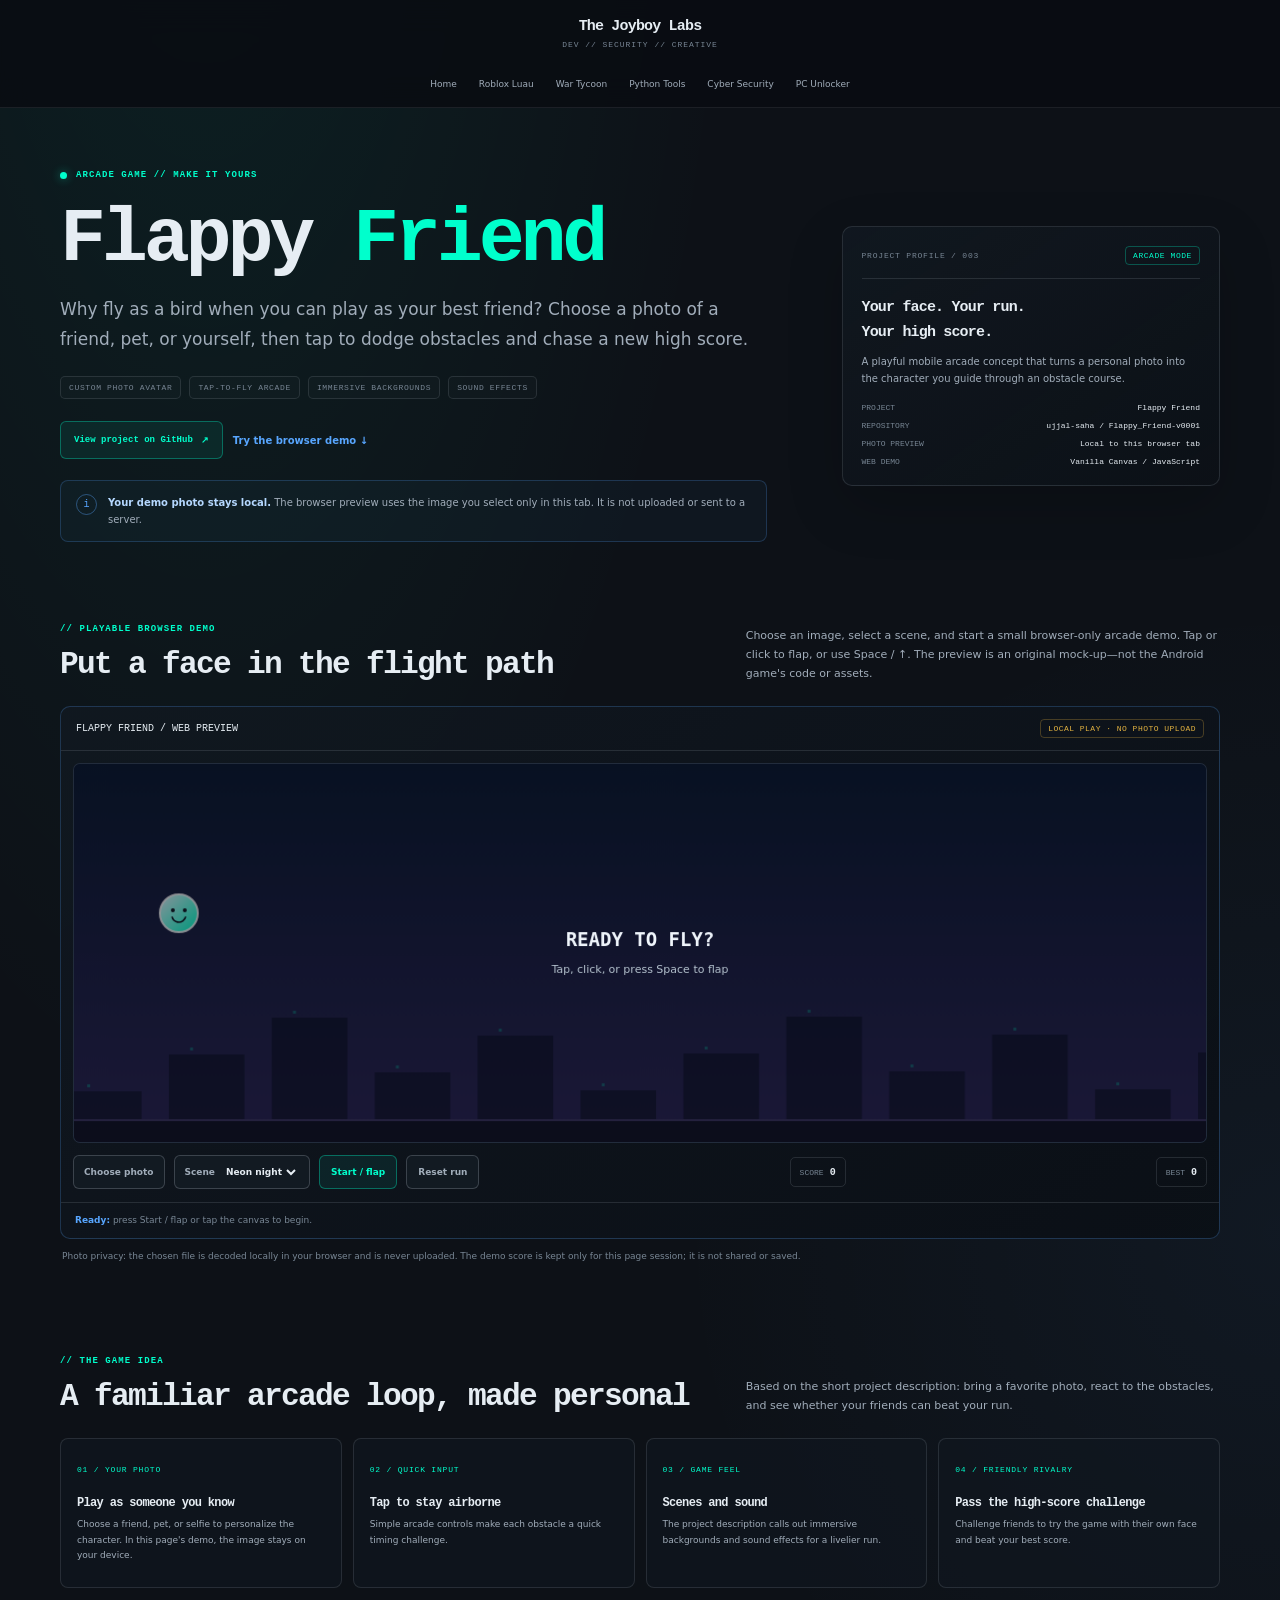
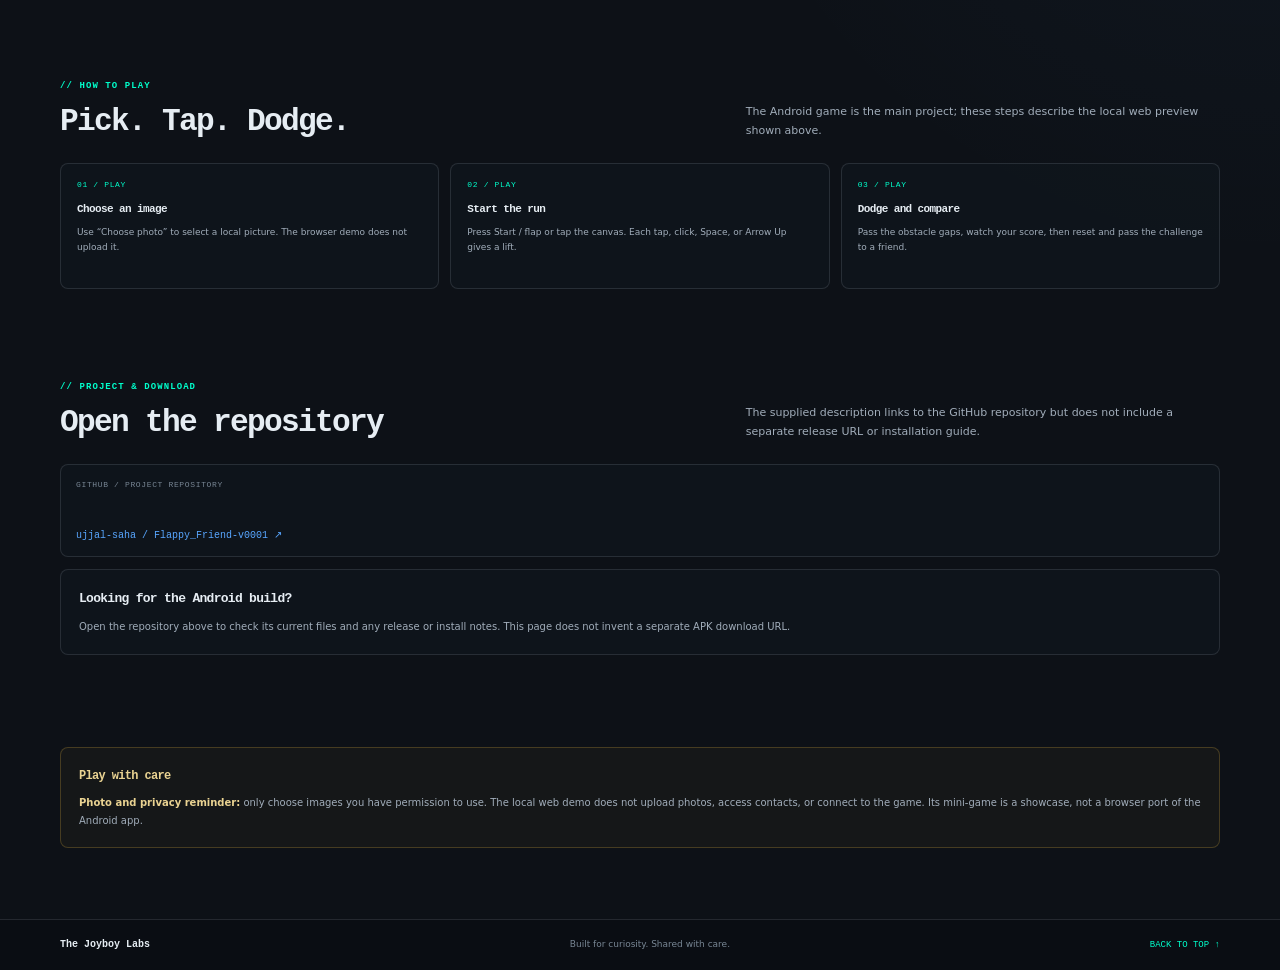
<file: flappy-friend.html>
<!doctype html>
<html lang="en">
<head>
  <meta charset="utf-8">
  <meta name="viewport" content="width=device-width, initial-scale=1">
  <meta name="theme-color" content="#0d1117">
  <meta name="description" content="Meet Flappy Friend: a photo-powered arcade game showcase with a private, browser-only mini demo.">
  <title>Flappy Friend — The Joyboy Labs</title>
  <style>
    :root {
      color-scheme: dark;
      --bg: #0d1117;
      --bg-deep: #090d12;
      --panel: #111820;
      --text: #e6edf3;
      --muted: #a1adba;
      --subtle: #788694;
      --line: rgba(139,148,158,.2);
      --line-strong: rgba(139,148,158,.34);
      --cyan: #00ffcc;
      --blue: #58a6ff;
      --violet: #c3a1ff;
      --amber: #e3b341;
      --red: #ff7b72;
      --sans: Inter, ui-sans-serif, system-ui, -apple-system, BlinkMacSystemFont, "Segoe UI", sans-serif;
      --mono: "SFMono-Regular", Consolas, "Liberation Mono", monospace;
      --max: 1160px;
    }
    *, *::before, *::after { box-sizing: border-box; }
    html { scroll-behavior: smooth; scroll-padding-top: 118px; background: var(--bg); }
    body { min-width: 320px; margin: 0; color: var(--text); background: radial-gradient(ellipse at 16% -14%,rgba(0,255,204,.075),transparent 34rem), radial-gradient(ellipse at 100% 48%,rgba(88,166,255,.05),transparent 38rem),var(--bg); font: 15px/1.7 var(--sans); -webkit-font-smoothing: antialiased; text-rendering: optimizeLegibility; }
    a { color: inherit; text-decoration: none; }
    button, select, input { font: inherit; }
    :focus-visible { outline: 2px solid var(--cyan); outline-offset: 4px; }
    ::selection { color: #07120f; background: var(--cyan); }
    .wrap { width: min(var(--max),calc(100% - 44px)); margin-inline: auto; }
    .skip-link { position: fixed; z-index: 100; top: 10px; left: 12px; padding: 9px 13px; transform: translateY(-150%); border-radius: 7px; color: #06120f; background: var(--cyan); font-weight: 700; }
    .skip-link:focus { transform: translateY(0); }
    .site-header { position: sticky; z-index: 20; top: 0; border-bottom: 1px solid rgba(139,148,158,.14); background: rgba(9,13,18,.9); backdrop-filter: blur(16px); -webkit-backdrop-filter: blur(16px); }
    .header-inner { display: grid; width: min(var(--max),calc(100% - 44px)); grid-template-rows: 58px 44px; justify-items: center; margin-inline: auto; padding-top: 5px; }
    .brand { display: grid; grid-row: 1; justify-items: center; align-content: center; line-height: 1.15; }
    .brand-name { color: var(--text); font: 700 15px/1.2 var(--mono); letter-spacing: -.055em; animation: reveal 700ms ease-out both; }
    .brand-tag { margin-top: 4px; color: var(--subtle); font: 8px/1.2 var(--mono); letter-spacing: .12em; }
    @keyframes reveal { from { opacity: 0; transform: translateY(5px); } to { opacity: 1; transform: translateY(0); } }
    .primary-nav { display: flex; grid-row: 2; align-items: center; justify-self: center; gap: 4px; }
    .primary-nav a { position: relative; padding: 8px 9px; border-radius: 6px; color: var(--muted); font-size: 9px; transition: color 150ms ease,background 150ms ease; }
    .primary-nav a:hover, .primary-nav a[aria-current="page"] { color: var(--text); background: rgba(255,255,255,.045); }
    .primary-nav a[aria-current="page"]::after { position: absolute; right: 10px; bottom: 3px; left: 10px; height: 1px; background: var(--cyan); content: ""; }
    main { min-height: 70vh; }
    .hero { display: grid; grid-template-columns: minmax(0,1.4fr) minmax(260px,.75fr); align-items: center; gap: clamp(28px,6vw,75px); padding-block: 61px 42px; }
    .eyebrow, .section-label { margin: 0; color: var(--cyan); font: 600 9px/1.5 var(--mono); letter-spacing: .12em; }
    .eyebrow { display: flex; align-items: center; gap: 9px; }
    .status-dot { width: 7px; height: 7px; flex: 0 0 7px; border-radius: 50%; background: var(--cyan); box-shadow: 0 0 10px rgba(0,255,204,.45); }
    h1, h2, h3 { font-family: var(--mono); font-weight: 560; letter-spacing: -.055em; }
    h1 { margin: 18px 0 15px; font-size: clamp(2.6rem,6.2vw,4.8rem); line-height: 1.02; }
    .accent { color: var(--cyan); }
    .hero-lead { max-width: 690px; margin: 0; color: var(--muted); font-size: clamp(14px,1.7vw,17px); line-height: 1.8; }
    .badge-row { display: flex; flex-wrap: wrap; gap: 8px; margin-top: 21px; }
    .badge { padding: 5px 8px; border: 1px solid var(--line); border-radius: 5px; color: var(--subtle); background: rgba(255,255,255,.015); font: 8px/1.4 var(--mono); letter-spacing: .08em; }
    .hero-actions { display: flex; flex-wrap: wrap; align-items: center; gap: 10px; margin-top: 22px; }
    .button { display: inline-flex; min-height: 38px; align-items: center; justify-content: center; gap: 8px; padding: 0 13px; border: 1px solid rgba(0,255,204,.32); border-radius: 6px; color: var(--cyan); background: rgba(0,255,204,.07); font: 600 9px var(--mono); transition: border-color 140ms ease,background 140ms ease,transform 140ms ease; }
    .button:hover { transform: translateY(-1px); border-color: var(--cyan); background: rgba(0,255,204,.13); }
    .text-link { color: var(--blue); font-size: 10px; font-weight: 650; }
    .text-link:hover { color: #9ccaff; }
    .hero-card { padding: 19px; border: 1px solid var(--line); border-radius: 10px; background: linear-gradient(145deg,rgba(17,24,32,.95),rgba(12,17,23,.84)); box-shadow: 0 20px 55px rgba(0,0,0,.18); }
    .hero-card-head { display: flex; align-items: center; justify-content: space-between; gap: 12px; padding-bottom: 13px; border-bottom: 1px solid var(--line); }
    .hero-card-head span:first-child { color: var(--subtle); font: 8px var(--mono); letter-spacing: .1em; }
    .project-state { padding: 4px 7px; border: 1px solid rgba(0,255,204,.28); border-radius: 4px; color: var(--cyan); font: 8px var(--mono); letter-spacing: .07em; }
    .hero-card h2 { margin: 16px 0 7px; font-size: 15px; }
    .hero-card p { margin: 0; color: var(--muted); font-size: 10px; line-height: 1.7; }
    .hero-specs { display: grid; gap: 9px; margin: 16px 0 0; padding: 0; list-style: none; }
    .hero-specs li { display: flex; justify-content: space-between; gap: 12px; color: var(--subtle); font: 8px var(--mono); }
    .hero-specs strong { color: var(--text); font-weight: 500; text-align: right; }
    .photo-note { display: flex; align-items: flex-start; gap: 11px; margin-top: 21px; padding: 13px 15px; border: 1px solid rgba(88,166,255,.22); border-radius: 8px; background: rgba(88,166,255,.04); }
    .photo-note .note-icon { display: grid; width: 21px; height: 21px; flex: 0 0 21px; place-items: center; border: 1px solid rgba(88,166,255,.4); border-radius: 50%; color: var(--blue); font: 10px var(--mono); }
    .photo-note p { margin: 0; color: var(--muted); font-size: 10px; line-height: 1.7; }
    .photo-note strong { color: #b5d8ff; }
    .section { padding-block: 39px 53px; }
    .section-head { display: grid; grid-template-columns: minmax(0,1fr) minmax(220px,.72fr); align-items: end; gap: 27px; margin-bottom: 21px; }
    .section-head h2 { margin: 8px 0 0; font-size: clamp(1.4rem,2.8vw,1.95rem); line-height: 1.3; }
    .section-intro { max-width: 490px; margin: 0 0 2px; color: var(--muted); font-size: 11px; line-height: 1.75; }
    .demo-shell { overflow: hidden; border: 1px solid rgba(88,166,255,.24); border-radius: 10px; background: linear-gradient(145deg,rgba(17,24,32,.95),rgba(11,16,22,.96)); }
    .demo-top { display: flex; align-items: center; justify-content: space-between; gap: 12px; padding: 12px 15px; border-bottom: 1px solid var(--line); }
    .demo-title { color: var(--text); font: 10px var(--mono); }
    .demo-badge { padding: 4px 7px; border: 1px solid rgba(227,179,65,.27); border-radius: 4px; color: var(--amber); font: 8px var(--mono); letter-spacing: .06em; }
    .game-stage { padding: 12px; }
    #gameCanvas { display: block; width: 100%; height: clamp(250px,38vw,380px); border: 1px solid rgba(139,148,158,.14); border-radius: 7px; background: #101b2c; touch-action: none; cursor: pointer; }
    .game-tools { display: flex; flex-wrap: wrap; align-items: center; gap: 9px; padding: 0 12px 13px; }
    .upload-label, .theme-label { display: inline-flex; min-height: 34px; align-items: center; gap: 7px; padding: 0 10px; border: 1px solid var(--line-strong); border-radius: 6px; color: var(--muted); background: #121a22; font-size: 9px; font-weight: 600; cursor: pointer; }
    .upload-label:hover, .theme-label:focus-within { border-color: var(--cyan); color: var(--cyan); }
    #photoInput { position: absolute; width: 1px; height: 1px; overflow: hidden; clip: rect(0,0,0,0); clip-path: inset(50%); white-space: nowrap; }
    .upload-label:focus-within { outline: 2px solid var(--cyan); outline-offset: 4px; }
    .theme-label select { max-width: 150px; border: 0; color: var(--text); background: transparent; font-size: 9px; cursor: pointer; }
    .game-button { display: inline-flex; min-height: 34px; align-items: center; justify-content: center; gap: 7px; padding: 0 11px; border: 1px solid rgba(0,255,204,.34); border-radius: 6px; color: var(--cyan); background: rgba(0,255,204,.07); font-size: 9px; font-weight: 700; cursor: pointer; transition: background 140ms ease,border-color 140ms ease; }
    .game-button:hover { border-color: var(--cyan); background: rgba(0,255,204,.13); }
    .game-button.secondary { border-color: var(--line-strong); color: var(--muted); background: #121a22; }
    .game-button.secondary:hover { border-color: var(--blue); color: var(--blue); }
    .score-chip { display: inline-flex; min-height: 30px; align-items: center; gap: 6px; margin-left: auto; padding: 0 9px; border: 1px solid var(--line); border-radius: 5px; color: var(--subtle); font: 8px var(--mono); }
    .score-chip strong { color: var(--text); font-size: 10px; }
    .demo-status { margin: 0; padding: 10px 14px; border-top: 1px solid var(--line); color: var(--subtle); font-size: 9px; line-height: 1.6; }
    .demo-status strong { color: var(--blue); }
    .demo-caption { margin: 10px 2px 0; color: var(--subtle); font-size: 9px; line-height: 1.6; }
    .feature-grid { display: grid; grid-template-columns: repeat(4,minmax(0,1fr)); gap: 11px; }
    .feature-card { min-height: 150px; padding: 16px; border: 1px solid var(--line); border-radius: 8px; background: rgba(17,24,32,.56); }
    .feature-index { color: var(--cyan); font: 8px var(--mono); letter-spacing: .1em; }
    .feature-card h3 { margin: 14px 0 6px; font-size: 12px; line-height: 1.4; }
    .feature-card p { margin: 0; color: var(--muted); font-size: 9px; line-height: 1.7; }
    .how-grid { display: grid; grid-template-columns: repeat(3,minmax(0,1fr)); gap: 11px; counter-reset: how; }
    .how-card { min-height: 126px; padding: 16px; border: 1px solid var(--line); border-radius: 8px; background: rgba(17,24,32,.55); counter-increment: how; }
    .how-card::before { display: block; margin-bottom: 11px; color: var(--cyan); content: "0" counter(how) " / PLAY"; font: 8px var(--mono); letter-spacing: .08em; }
    .how-card h3 { margin: 0 0 6px; font-size: 11px; }
    .how-card p { margin: 0; color: var(--muted); font-size: 9px; line-height: 1.7; }
    .content-card { padding: 18px; border: 1px solid var(--line); border-radius: 8px; background: rgba(17,24,32,.58); }
    .content-card h3 { margin: 0 0 8px; font-size: 13px; }
    .content-card p { margin: 0 0 9px; color: var(--muted); font-size: 10px; line-height: 1.75; }
    .content-card p:last-child { margin-bottom: 0; }
    .source-card { display: flex; min-height: 93px; flex-direction: column; justify-content: space-between; gap: 10px; padding: 15px; border: 1px solid var(--line); border-radius: 8px; background: rgba(17,24,32,.55); transition: border-color 140ms ease,transform 140ms ease; }
    .source-card:hover { transform: translateY(-2px); border-color: rgba(88,166,255,.45); }
    .source-card span { color: var(--subtle); font: 8px var(--mono); letter-spacing: .08em; }
    .source-card strong { color: var(--blue); font: 10px var(--mono); }
    .source-note { margin-top: 11px !important; color: var(--subtle) !important; font-size: 9px !important; }
    .closing-note { padding: 18px; border: 1px solid rgba(227,179,65,.24); border-radius: 8px; background: rgba(227,179,65,.04); }
    .closing-note h2 { margin: 0 0 8px; color: #ead392; font-size: 12px; }
    .closing-note p { margin: 0; color: var(--muted); font-size: 10px; line-height: 1.75; }
    .closing-note strong { color: #ead392; }
    .site-footer { margin-top: 18px; border-top: 1px solid var(--line); background: rgba(8,12,17,.56); }
    .footer-inner { display: flex; flex-wrap: wrap; align-items: center; justify-content: space-between; gap: 10px 18px; padding-block: 17px; }
    .footer-brand { color: var(--text); font: 600 10px var(--mono); }
    .footer-inner p, .footer-inner span { margin: 0; color: var(--subtle); font-size: 9px; }
    .back-top { color: var(--cyan) !important; font: 9px var(--mono) !important; }
    @media (max-width: 920px) {
      .hero { grid-template-columns: 1fr; gap: 22px; padding-top: 46px; }
      .hero-card { max-width: 640px; }
      .feature-grid { grid-template-columns: repeat(2,minmax(0,1fr)); }
    }
    @media (max-width: 650px) {
      .wrap, .header-inner { width: min(100% - 32px,var(--max)); }
      .header-inner { min-height: 68px; grid-template-rows: auto auto; gap: 7px; padding-block: 8px 9px; }
      .brand-tag { display: none; }
      .primary-nav { width: 100%; flex-wrap: wrap; justify-content: center; gap: 1px; }
      .primary-nav a { padding: 7px 6px; font-size: 8px; }
      .hero { padding-block: 37px 25px; }
      .section { padding-block: 31px 41px; }
      .section-head { grid-template-columns: 1fr; gap: 8px; }
      .feature-grid, .how-grid { grid-template-columns: 1fr; }
      .feature-card, .how-card { min-height: auto; }
      .game-tools { gap: 7px; }
      .score-chip { margin-left: 0; }
      .demo-top { align-items: flex-start; flex-direction: column; }
      .footer-inner { align-items: flex-start; flex-direction: column; }
    }
    @media (prefers-reduced-motion: reduce) {
      html { scroll-behavior: auto; }
      *, *::before, *::after { animation-duration: .01ms !important; animation-iteration-count: 1 !important; scroll-behavior: auto !important; transition-duration: .01ms !important; }
    }
  </style>
</head>
<body>
  <a class="skip-link" href="#main">Skip to content</a>
  <header class="site-header">
    <div class="header-inner">
      <a class="brand" href="index.html" aria-label="The Joyboy Labs home"><span class="brand-name">The Joyboy Labs</span><span class="brand-tag">DEV // SECURITY // CREATIVE</span></a>
      <nav class="primary-nav" aria-label="Primary navigation">
        <a href="index.html">Home</a>
        <a href="roblox.html">Roblox Luau</a>
        <a href="war-tycoon.html">War Tycoon</a>
        <a href="python.html">Python Tools</a>
        <a href="cyber.html">Cyber Security</a>
        <a href="pc-unlocker.html">PC Unlocker</a>
      </nav>
    </div>
  </header>

  <main id="main">
    <section class="hero wrap" aria-labelledby="page-title">
      <div>
        <p class="eyebrow"><span class="status-dot"></span> ARCADE GAME // MAKE IT YOURS</p>
        <h1 id="page-title">Flappy <span class="accent">Friend</span></h1>
        <p class="hero-lead">Why fly as a bird when you can play as your best friend? Choose a photo of a friend, pet, or yourself, then tap to dodge obstacles and chase a new high score.</p>
        <div class="badge-row" aria-label="Game highlights"><span class="badge">CUSTOM PHOTO AVATAR</span><span class="badge">TAP-TO-FLY ARCADE</span><span class="badge">IMMERSIVE BACKGROUNDS</span><span class="badge">SOUND EFFECTS</span></div>
        <div class="hero-actions"><a class="button" href="https://github.com/ujjal-saha/Flappy_Friend-v0001" target="_blank" rel="noopener noreferrer">View project on GitHub <span aria-hidden="true">↗</span></a><a class="text-link" href="#demo">Try the browser demo ↓</a></div>
        <div class="photo-note" role="note"><span class="note-icon" aria-hidden="true">i</span><p><strong>Your demo photo stays local.</strong> The browser preview uses the image you select only in this tab. It is not uploaded or sent to a server.</p></div>
      </div>
      <aside class="hero-card" aria-label="Project summary">
        <div class="hero-card-head"><span>PROJECT PROFILE / 003</span><span class="project-state">ARCADE MODE</span></div>
        <h2>Your face. Your run.<br>Your high score.</h2>
        <p>A playful mobile arcade concept that turns a personal photo into the character you guide through an obstacle course.</p>
        <ul class="hero-specs"><li><span>PROJECT</span><strong>Flappy Friend</strong></li><li><span>REPOSITORY</span><strong>ujjal-saha / Flappy_Friend-v0001</strong></li><li><span>PHOTO PREVIEW</span><strong>Local to this browser tab</strong></li><li><span>WEB DEMO</span><strong>Vanilla Canvas / JavaScript</strong></li></ul>
      </aside>
    </section>

    <section class="section wrap" id="demo" aria-labelledby="demo-title">
      <div class="section-head"><div><p class="section-label">// PLAYABLE BROWSER DEMO</p><h2 id="demo-title">Put a face in the flight path</h2></div><p class="section-intro">Choose an image, select a scene, and start a small browser-only arcade demo. Tap or click to flap, or use Space / ↑. The preview is an original mock-up—not the Android game's code or assets.</p></div>
      <div class="demo-shell">
        <div class="demo-top"><span class="demo-title">FLAPPY FRIEND / WEB PREVIEW</span><span class="demo-badge">LOCAL PLAY · NO PHOTO UPLOAD</span></div>
        <div class="game-stage"><canvas id="gameCanvas" tabindex="0" role="img" aria-label="Playable Flappy Friend-style mini game. Click or tap to flap; press Space or Arrow Up on a keyboard."></canvas></div>
        <div class="game-tools">
          <label class="upload-label" for="photoInput">Choose photo<input id="photoInput" type="file" accept="image/*" aria-describedby="photoHelp"></label>
          <label class="theme-label" for="themeSelect">Scene<select id="themeSelect" aria-label="Choose demo background"><option value="night">Neon night</option><option value="sunset">Sunset</option><option value="forest">Green hills</option></select></label>
          <button class="game-button" id="startButton" type="button">Start / flap</button>
          <button class="game-button secondary" id="resetButton" type="button">Reset run</button>
          <span class="score-chip" aria-label="Current score">SCORE <strong id="scoreValue">0</strong></span>
          <span class="score-chip" aria-label="Best score this session">BEST <strong id="bestValue">0</strong></span>
        </div>
        <p class="demo-status" id="gameStatus" role="status" aria-live="polite"><strong>Ready:</strong> press Start / flap or tap the canvas to begin.</p>
      </div>
      <p class="demo-caption" id="photoHelp">Photo privacy: the chosen file is decoded locally in your browser and is never uploaded. The demo score is kept only for this page session; it is not shared or saved.</p>
    </section>

    <section class="section wrap" aria-labelledby="feature-title">
      <div class="section-head"><div><p class="section-label">// THE GAME IDEA</p><h2 id="feature-title">A familiar arcade loop, made personal</h2></div><p class="section-intro">Based on the short project description: bring a favorite photo, react to the obstacles, and see whether your friends can beat your run.</p></div>
      <div class="feature-grid">
        <article class="feature-card"><span class="feature-index">01 / YOUR PHOTO</span><h3>Play as someone you know</h3><p>Choose a friend, pet, or selfie to personalize the character. In this page's demo, the image stays on your device.</p></article>
        <article class="feature-card"><span class="feature-index">02 / QUICK INPUT</span><h3>Tap to stay airborne</h3><p>Simple arcade controls make each obstacle a quick timing challenge.</p></article>
        <article class="feature-card"><span class="feature-index">03 / GAME FEEL</span><h3>Scenes and sound</h3><p>The project description calls out immersive backgrounds and sound effects for a livelier run.</p></article>
        <article class="feature-card"><span class="feature-index">04 / FRIENDLY RIVALRY</span><h3>Pass the high-score challenge</h3><p>Challenge friends to try the game with their own face and beat your best score.</p></article>
      </div>
    </section>

    <section class="section wrap" aria-labelledby="how-title">
      <div class="section-head"><div><p class="section-label">// HOW TO PLAY</p><h2 id="how-title">Pick. Tap. Dodge.</h2></div><p class="section-intro">The Android game is the main project; these steps describe the local web preview shown above.</p></div>
      <div class="how-grid">
        <article class="how-card"><h3>Choose an image</h3><p>Use “Choose photo” to select a local picture. The browser demo does not upload it.</p></article>
        <article class="how-card"><h3>Start the run</h3><p>Press Start / flap or tap the canvas. Each tap, click, Space, or Arrow Up gives a lift.</p></article>
        <article class="how-card"><h3>Dodge and compare</h3><p>Pass the obstacle gaps, watch your score, then reset and pass the challenge to a friend.</p></article>
      </div>
    </section>

    <section class="section wrap" aria-labelledby="repo-title">
      <div class="section-head"><div><p class="section-label">// PROJECT &amp; DOWNLOAD</p><h2 id="repo-title">Open the repository</h2></div><p class="section-intro">The supplied description links to the GitHub repository but does not include a separate release URL or installation guide.</p></div>
      <a class="source-card" href="https://github.com/ujjal-saha/Flappy_Friend-v0001" target="_blank" rel="noopener noreferrer"><span>GITHUB / PROJECT REPOSITORY</span><strong>ujjal-saha / Flappy_Friend-v0001 ↗</strong></a>
      <article class="content-card" style="margin-top:12px"><h3>Looking for the Android build?</h3><p>Open the repository above to check its current files and any release or install notes. This page does not invent a separate APK download URL.</p></article>
    </section>

    <section class="section wrap" aria-labelledby="note-title">
      <div class="closing-note"><h2 id="note-title">Play with care</h2><p><strong>Photo and privacy reminder:</strong> only choose images you have permission to use. The local web demo does not upload photos, access contacts, or connect to the game. Its mini-game is a showcase, not a browser port of the Android app.</p></div>
    </section>
  </main>

  <footer class="site-footer"><div class="footer-inner wrap"><a class="footer-brand" href="index.html">The Joyboy Labs</a><p>Built for curiosity. Shared with care.</p><a class="back-top" href="#main">BACK TO TOP ↑</a></div></footer>

  <script>
    (() => {
      const canvas = document.getElementById("gameCanvas");
      const ctx = canvas?.getContext("2d");
      if (!canvas || !ctx) return;

      const photoInput = document.getElementById("photoInput");
      const themeSelect = document.getElementById("themeSelect");
      const startButton = document.getElementById("startButton");
      const resetButton = document.getElementById("resetButton");
      const scoreValue = document.getElementById("scoreValue");
      const bestValue = document.getElementById("bestValue");
      const gameStatus = document.getElementById("gameStatus");
      const themes = {
        night: { top: "#0a1830", bottom: "#2b2455", accent: "#00ffcc", detail: "city" },
        sunset: { top: "#39204e", bottom: "#d76b54", accent: "#ffd27d", detail: "sun" },
        forest: { top: "#102f35", bottom: "#26735e", accent: "#8df0b2", detail: "hills" }
      };
      const player = { x: 92, y: 150, vy: 0, radius: 19 };
      let width = 0;
      let height = 0;
      let state = "ready";
      let score = 0;
      let best = 0;
      let obstacles = [];
      let avatarImage = null;
      let avatarUrl = "";
      let rafId = 0;
      let lastTime = 0;
      let theme = "night";
      const reduceMotion = window.matchMedia?.("(prefers-reduced-motion: reduce)");

      function setStatus(label, message) {
        gameStatus.innerHTML = "";
        const strong = document.createElement("strong");
        strong.textContent = label + ":";
        gameStatus.append(strong, document.createTextNode(" " + message));
      }

      function resizeCanvas() {
        const rect = canvas.getBoundingClientRect();
        if (!rect.width || !rect.height) return;
        const oldWidth = width;
        width = rect.width;
        height = rect.height;
        const dpr = Math.min(window.devicePixelRatio || 1, 2);
        canvas.width = Math.round(width * dpr);
        canvas.height = Math.round(height * dpr);
        ctx.setTransform(dpr, 0, 0, dpr, 0, 0);
        player.x = Math.max(48, Math.min(width * .24, 105));
        if (oldWidth && state === "playing") {
          state = "ready";
          obstacles = [];
          score = 0;
          updateScore();
          setStatus("Ready", "The display size changed; start a fresh run.");
        }
        player.y = Math.min(Math.max(player.y, player.radius + 12), height - player.radius - 30);
        draw();
      }

      function updateScore() {
        scoreValue.textContent = String(score);
        bestValue.textContent = String(best);
      }

      function addObstacle(x) {
        const gap = Math.min(142, Math.max(118, height * .35));
        const safeTop = 48;
        const safeBottom = Math.max(safeTop + 10, height - gap - 40);
        const gapY = safeTop + Math.random() * (safeBottom - safeTop);
        obstacles.push({ x, width: 54, gapY, gap, counted: false });
      }

      function beginRun() {
        if (state === "playing") {
          player.vy = -5.4;
          draw();
          return;
        }
        score = 0;
        obstacles = [];
        player.y = height * .46;
        player.vy = -5.5;
        addObstacle(width + 100);
        addObstacle(width + 340);
        state = "playing";
        lastTime = performance.now();
        updateScore();
        setStatus("Flying", "Tap / click or press Space / Arrow Up to flap.");
        if (!rafId) rafId = window.requestAnimationFrame(frame);
      }

      function flap() {
        if (state !== "playing") beginRun();
        else player.vy = -5.4;
      }

      function endRun() {
        state = "gameover";
        best = Math.max(best, score);
        updateScore();
        setStatus("Run over", `Score ${score}. Press Start / flap or tap to try again.`);
      }

      function frame(now) {
        rafId = 0;
        if (state !== "playing") {
          draw();
          return;
        }
        const dt = Math.min(2, Math.max(.5, (now - lastTime) / 16.67));
        lastTime = now;
        player.vy += .31 * dt;
        player.y += player.vy * dt;
        const groundY = height - 23;
        for (const obstacle of obstacles) {
          obstacle.x -= 2.45 * dt;
          if (!obstacle.counted && obstacle.x + obstacle.width < player.x - player.radius) {
            obstacle.counted = true;
            score += 1;
            best = Math.max(best, score);
            updateScore();
          }
          const overlapsX = player.x + player.radius > obstacle.x && player.x - player.radius < obstacle.x + obstacle.width;
          const outsideGap = player.y - player.radius < obstacle.gapY || player.y + player.radius > obstacle.gapY + obstacle.gap;
          if (overlapsX && outsideGap) state = "gameover";
        }
        obstacles = obstacles.filter((obstacle) => obstacle.x + obstacle.width > -8);
        if (!obstacles.length || obstacles[obstacles.length - 1].x < width - 235) addObstacle(width + 35);
        if (player.y - player.radius < 8 || player.y + player.radius > groundY) state = "gameover";
        if (state === "gameover") {
          endRun();
          draw();
          return;
        }
        draw();
        rafId = window.requestAnimationFrame(frame);
      }

      function drawBackground() {
        const palette = themes[theme];
        const gradient = ctx.createLinearGradient(0, 0, 0, height);
        gradient.addColorStop(0, palette.top);
        gradient.addColorStop(1, palette.bottom);
        ctx.fillStyle = gradient;
        ctx.fillRect(0, 0, width, height);
        if (palette.detail === "city") {
          ctx.fillStyle = "rgba(7,13,27,.53)";
          for (let i = 0; i < 12; i++) {
            const buildingW = width / 15;
            const buildingH = 28 + ((i * 37) % 92);
            const x = i * (width / 11) - 8;
            ctx.fillRect(x, height - 23 - buildingH, buildingW, buildingH);
            ctx.fillStyle = "rgba(0,255,204,.28)";
            ctx.fillRect(x + buildingW * .28, height - 30 - buildingH, 3, 3);
            ctx.fillStyle = "rgba(7,13,27,.53)";
          }
        } else if (palette.detail === "sun") {
          ctx.beginPath();
          ctx.fillStyle = "rgba(255,219,150,.75)";
          ctx.arc(width * .77, height * .26, Math.min(38, height * .13), 0, Math.PI * 2);
          ctx.fill();
          ctx.fillStyle = "rgba(63,31,78,.35)";
          for (let i = 0; i < 4; i++) ctx.fillRect(0, height * (.58 + i * .055), width, 2);
        } else {
          ctx.fillStyle = "rgba(7,27,31,.35)";
          for (let i = 0; i < 5; i++) {
            ctx.beginPath();
            ctx.ellipse((i * width / 3) - 30, height - 12, width * .28, 58 + (i % 2) * 14, 0, Math.PI, Math.PI * 2);
            ctx.fill();
          }
        }
        ctx.fillStyle = "rgba(255,255,255,.08)";
        ctx.fillRect(0, height - 23, width, 2);
        ctx.fillStyle = "rgba(7,12,18,.72)";
        ctx.fillRect(0, height - 21, width, 21);
      }

      function drawObstacle(obstacle) {
        const groundY = height - 23;
        const gapBottom = obstacle.gapY + obstacle.gap;
        const gradient = ctx.createLinearGradient(obstacle.x, 0, obstacle.x + obstacle.width, 0);
        gradient.addColorStop(0, "rgba(0,255,204,.34)");
        gradient.addColorStop(.5, "rgba(88,166,255,.28)");
        gradient.addColorStop(1, "rgba(0,255,204,.52)");
        ctx.fillStyle = gradient;
        ctx.fillRect(obstacle.x, 0, obstacle.width, obstacle.gapY);
        ctx.fillRect(obstacle.x, gapBottom, obstacle.width, groundY - gapBottom);
        ctx.fillStyle = themes[theme].accent;
        ctx.globalAlpha = .75;
        ctx.fillRect(obstacle.x - 4, obstacle.gapY - 10, obstacle.width + 8, 10);
        ctx.fillRect(obstacle.x - 4, gapBottom, obstacle.width + 8, 10);
        ctx.globalAlpha = 1;
      }

      function drawAvatar() {
        ctx.save();
        ctx.beginPath();
        ctx.arc(player.x, player.y, player.radius, 0, Math.PI * 2);
        ctx.clip();
        if (avatarImage) {
          const side = player.radius * 2;
          const scale = Math.max(side / avatarImage.width, side / avatarImage.height);
          const drawW = avatarImage.width * scale;
          const drawH = avatarImage.height * scale;
          ctx.drawImage(avatarImage, player.x - drawW / 2, player.y - drawH / 2, drawW, drawH);
        } else {
          const gradient = ctx.createLinearGradient(player.x - 18, player.y - 18, player.x + 18, player.y + 18);
          gradient.addColorStop(0, "#e2f8ff");
          gradient.addColorStop(1, themes[theme].accent);
          ctx.fillStyle = gradient;
          ctx.fillRect(player.x - player.radius, player.y - player.radius, player.radius * 2, player.radius * 2);
          ctx.fillStyle = "#101722";
          ctx.beginPath();
          ctx.arc(player.x - 6, player.y - 3, 2, 0, Math.PI * 2);
          ctx.arc(player.x + 6, player.y - 3, 2, 0, Math.PI * 2);
          ctx.fill();
          ctx.strokeStyle = "#101722";
          ctx.lineWidth = 1.7;
          ctx.beginPath();
          ctx.arc(player.x, player.y + 2, 7, .2, Math.PI - .2);
          ctx.stroke();
        }
        ctx.restore();
        ctx.beginPath();
        ctx.arc(player.x, player.y, player.radius, 0, Math.PI * 2);
        ctx.strokeStyle = "rgba(255,255,255,.86)";
        ctx.lineWidth = 2;
        ctx.stroke();
      }

      function drawOverlay() {
        if (state === "playing") return;
        ctx.fillStyle = "rgba(5,9,15,.42)";
        ctx.fillRect(0, 0, width, height);
        ctx.textAlign = "center";
        ctx.textBaseline = "middle";
        ctx.fillStyle = "#f0f6fc";
        ctx.font = "700 19px SFMono-Regular, Consolas, monospace";
        const heading = state === "gameover" ? "NICE TRY" : "READY TO FLY?";
        ctx.fillText(heading, width / 2, height / 2 - 12);
        ctx.fillStyle = "#b7c4d0";
        ctx.font = "11px system-ui, sans-serif";
        ctx.fillText(state === "gameover" ? "Tap / click or press Start to retry" : "Tap, click, or press Space to flap", width / 2, height / 2 + 17);
      }

      function draw() {
        if (!width || !height) return;
        drawBackground();
        obstacles.forEach(drawObstacle);
        drawAvatar();
        drawOverlay();
      }

      startButton.addEventListener("click", () => {
        if (state === "playing") flap();
        else beginRun();
        canvas.focus({ preventScroll: true });
      });
      resetButton.addEventListener("click", () => {
        if (rafId) window.cancelAnimationFrame(rafId);
        rafId = 0;
        state = "ready";
        score = 0;
        obstacles = [];
        player.y = height * .46;
        player.vy = 0;
        updateScore();
        setStatus("Ready", "Press Start / flap or tap the canvas to begin.");
        draw();
      });
      canvas.addEventListener("pointerdown", (event) => {
        event.preventDefault();
        flap();
      });
      window.addEventListener("keydown", (event) => {
        if (event.code !== "Space" && event.code !== "ArrowUp") return;
        if (event.target instanceof HTMLElement && event.target.closest("button,select,input,label,a")) return;
        event.preventDefault();
        flap();
      });
      themeSelect.addEventListener("change", () => {
        theme = themes[themeSelect.value] ? themeSelect.value : "night";
        draw();
      });
      photoInput.addEventListener("change", () => {
        const file = photoInput.files?.[0];
        if (!file) return;
        if (!file.type.startsWith("image/")) {
          setStatus("Photo not loaded", "Choose an image file to use as the local demo avatar.");
          photoInput.value = "";
          return;
        }
        const nextUrl = URL.createObjectURL(file);
        const image = new Image();
        image.onload = () => {
          if (avatarUrl) URL.revokeObjectURL(avatarUrl);
          avatarUrl = nextUrl;
          avatarImage = image;
          setStatus("Photo ready", "The selected image is in this browser tab only; it was not uploaded.");
          draw();
        };
        image.onerror = () => {
          URL.revokeObjectURL(nextUrl);
          setStatus("Photo not loaded", "The browser could not read that image. Try another file.");
        };
        image.src = nextUrl;
      });
      window.addEventListener("beforeunload", () => {
        if (avatarUrl) URL.revokeObjectURL(avatarUrl);
      });
      if ("ResizeObserver" in window) new ResizeObserver(resizeCanvas).observe(canvas);
      else window.addEventListener("resize", resizeCanvas, { passive: true });
      if (reduceMotion?.matches) setStatus("Ready", "Reduced-motion preference detected; the demo is idle until you start a run.");
      resizeCanvas();
      updateScore();
    })();
  </script>
</body>
</html>
</file>
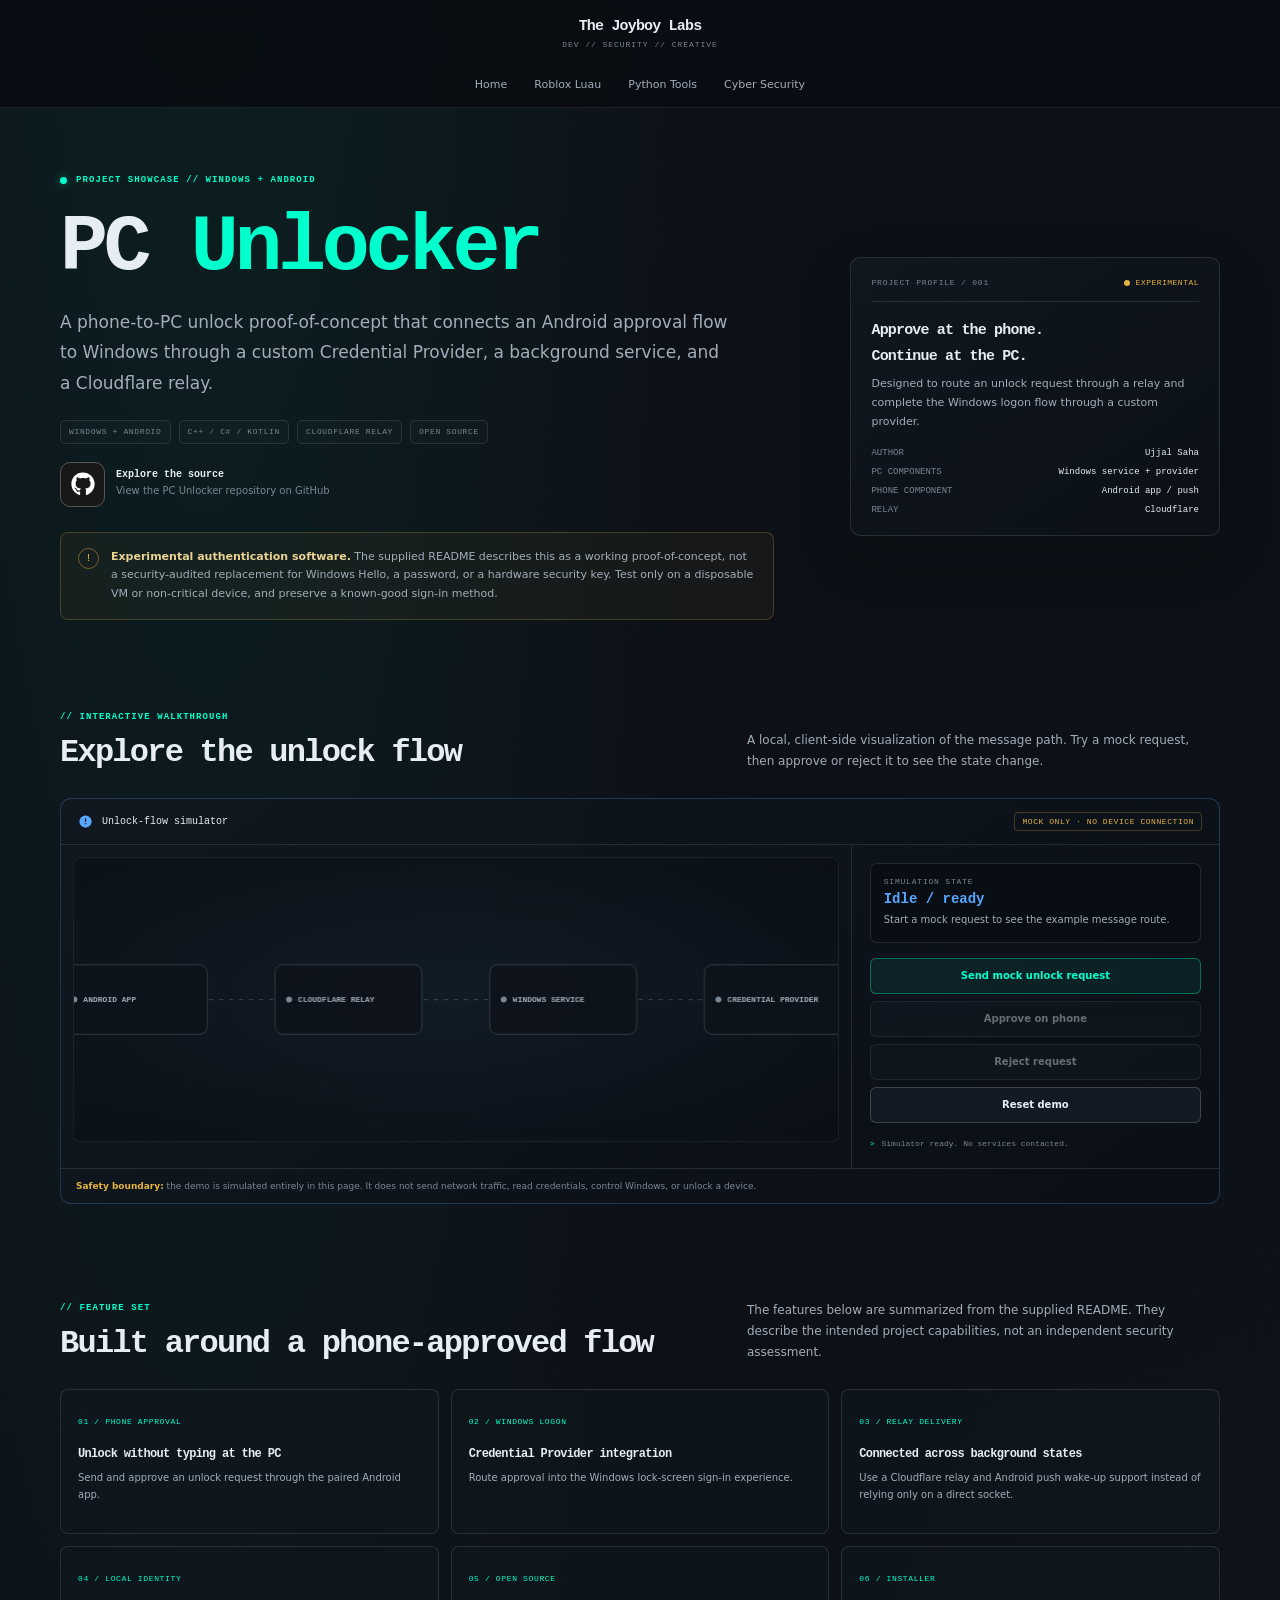
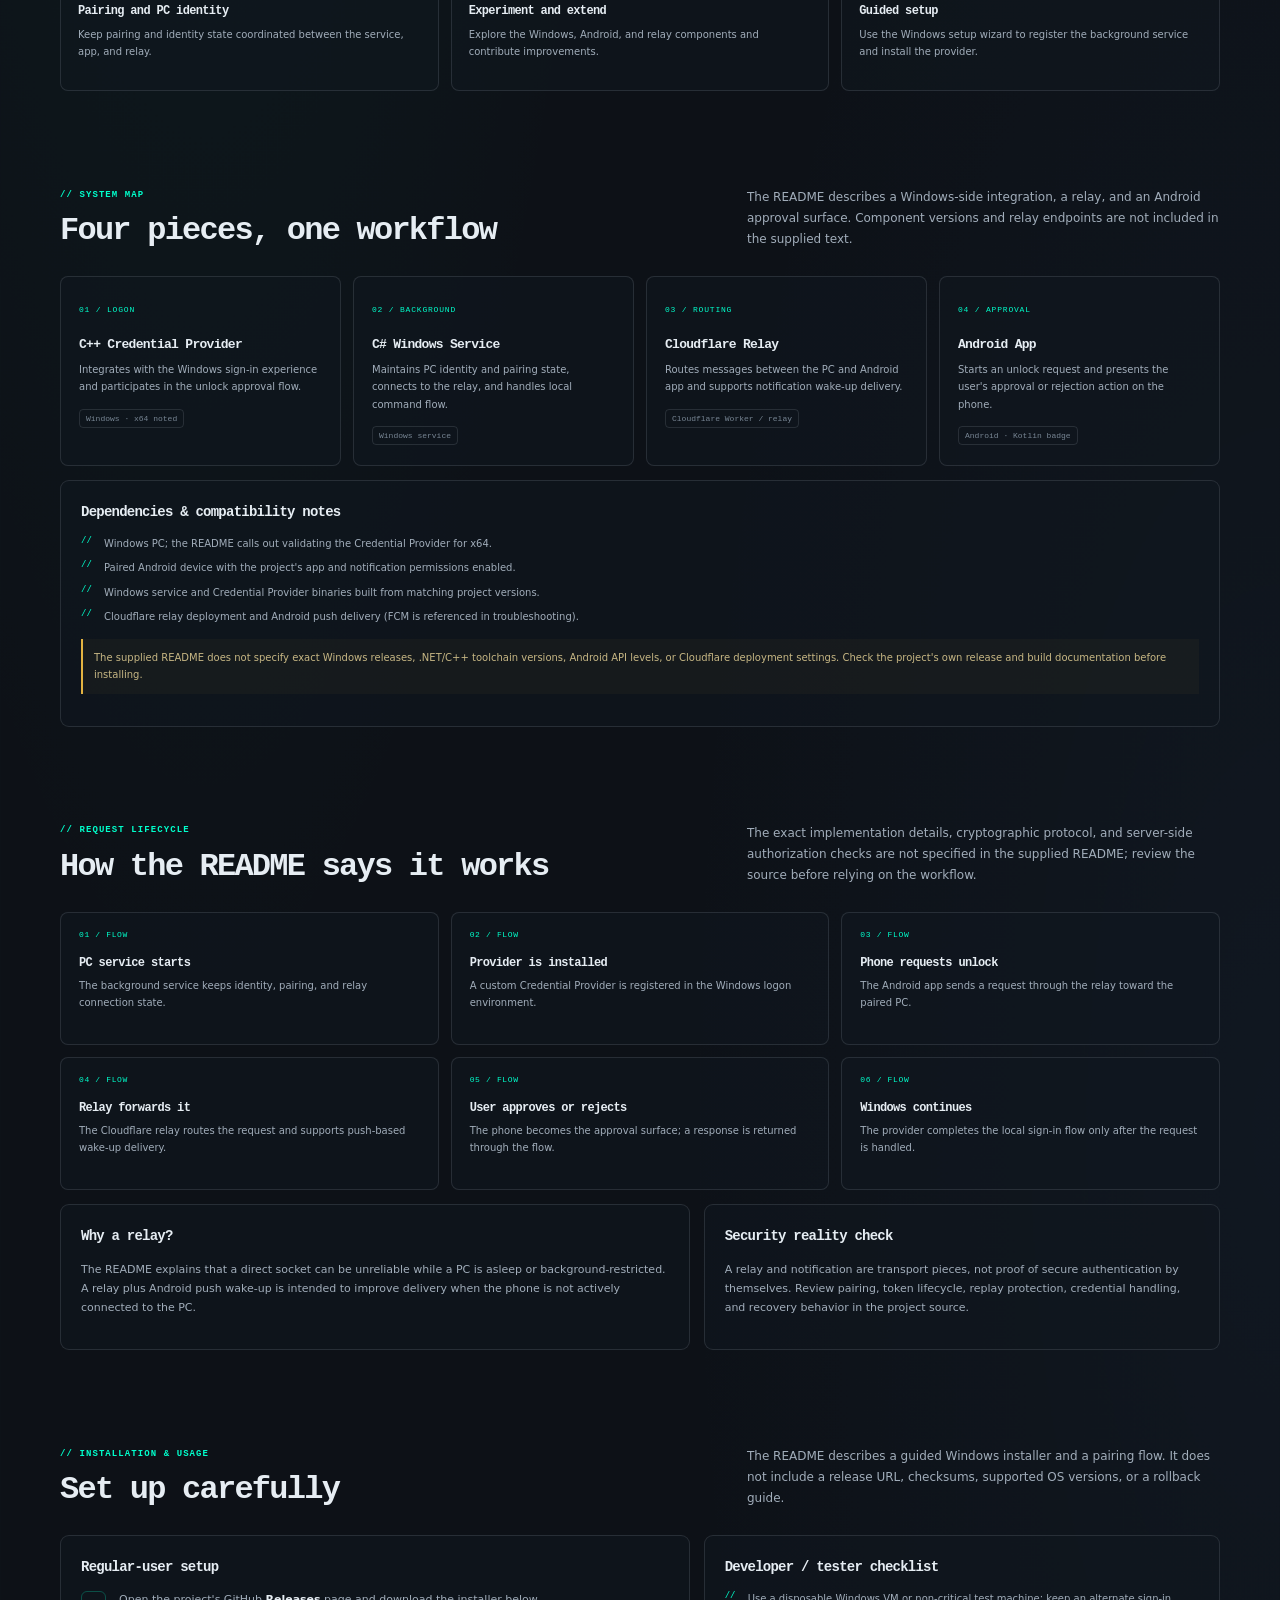
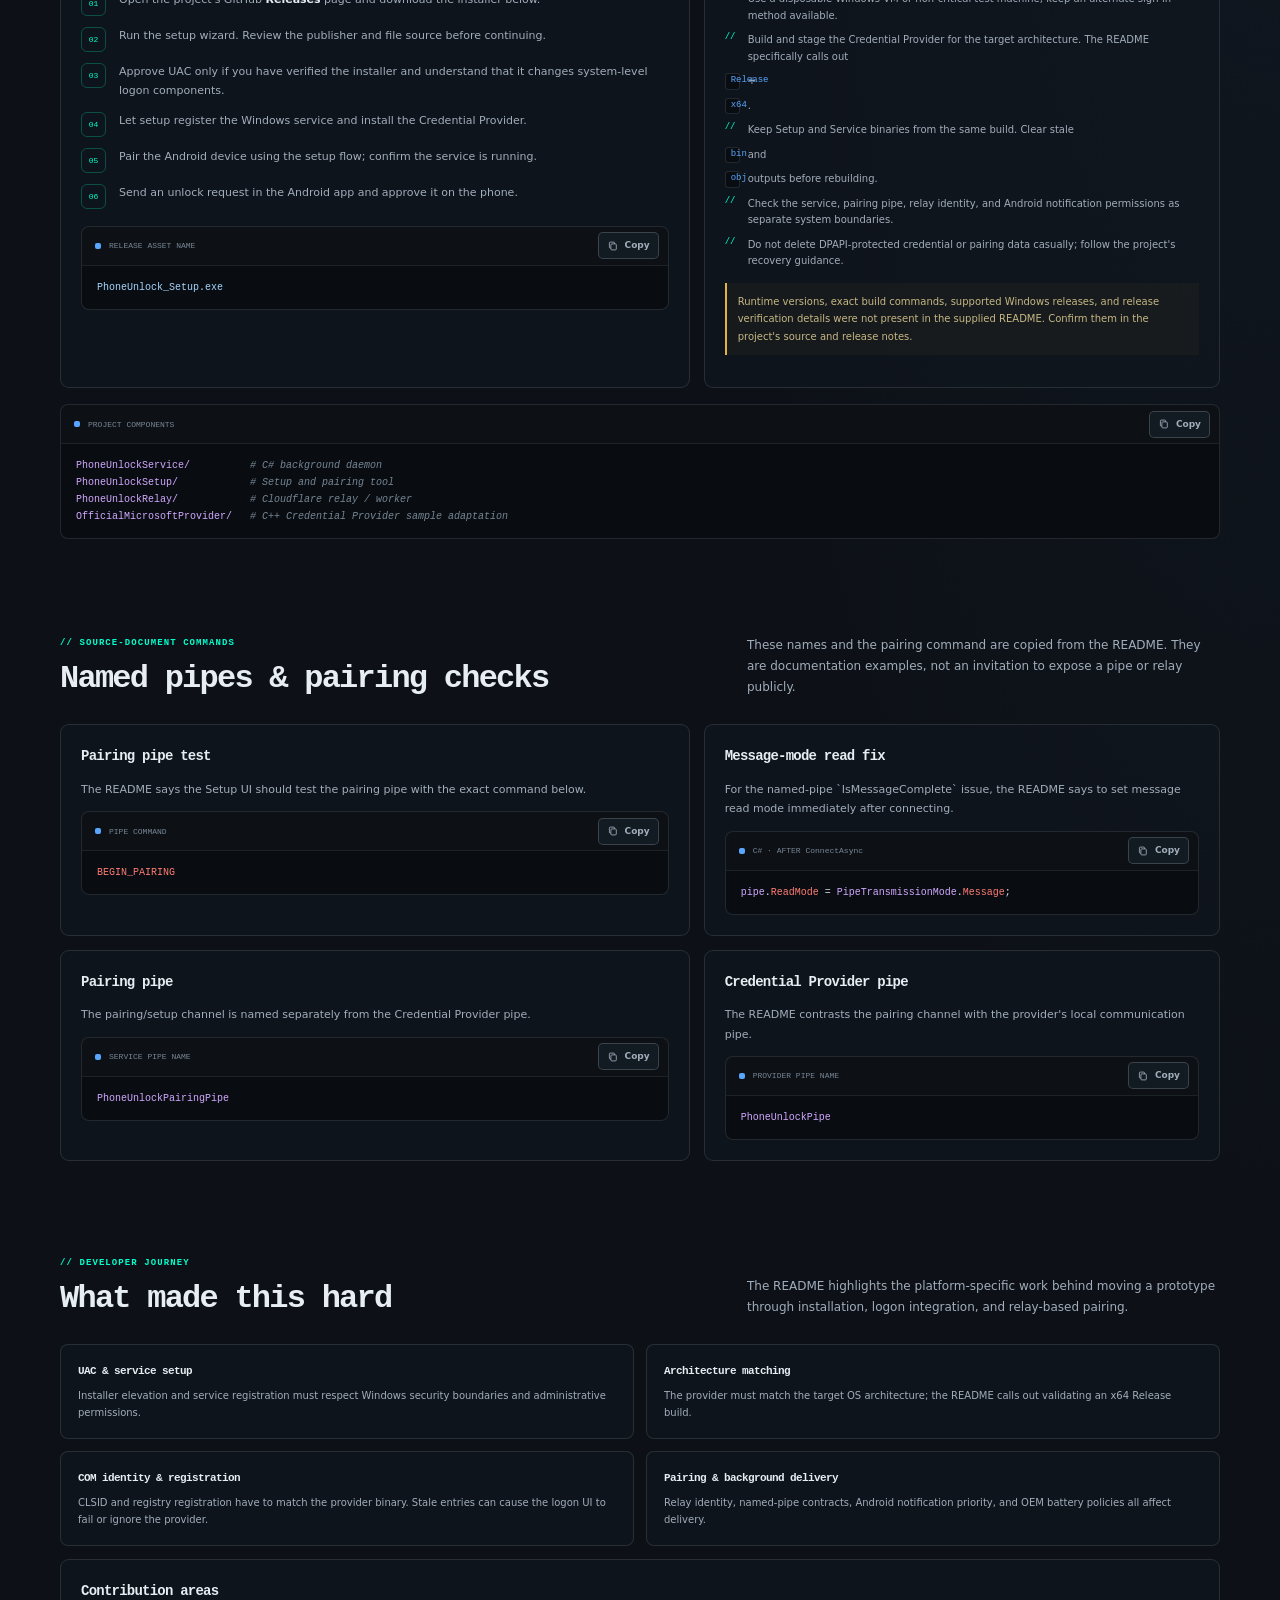
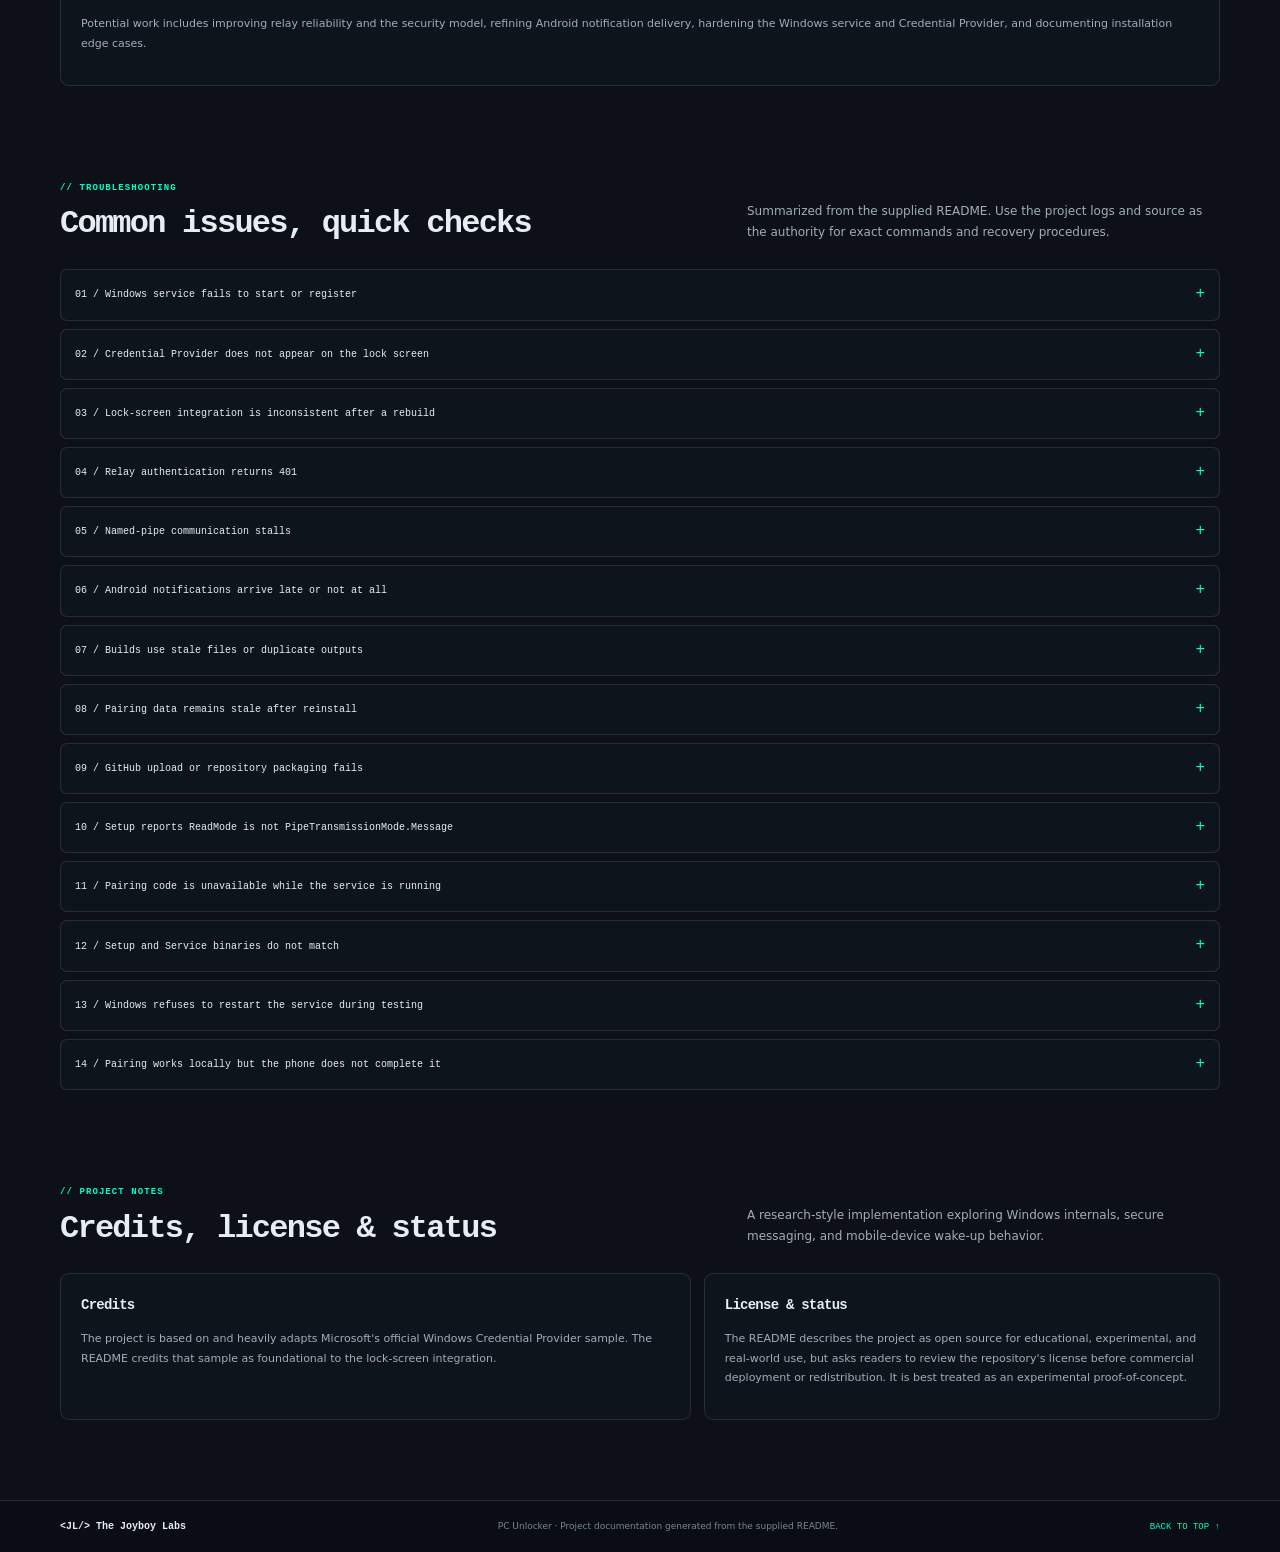
<file: pc-unlocker.html>
<!doctype html>
<html lang="en">
<head>
  <meta charset="utf-8">
  <meta name="viewport" content="width=device-width, initial-scale=1">
  <meta name="theme-color" content="#0d1117">
  <meta name="description" content="PC Unlocker: an experimental phone-to-PC Windows unlock workflow using an Android app, a custom Credential Provider, a Windows service, and a Cloudflare relay.">
  <title>PC Unlocker — The Joyboy Labs</title>
  <style>
    :root {
      color-scheme: dark;
      --bg: #0d1117;
      --bg-deep: #090d12;
      --panel: #111820;
      --panel-soft: #0f151c;
      --text: #e6edf3;
      --muted: #a1adba;
      --subtle: #788694;
      --line: rgba(139, 148, 158, 0.2);
      --line-strong: rgba(139, 148, 158, 0.34);
      --cyan: #00ffcc;
      --blue: #58a6ff;
      --violet: #c3a1ff;
      --amber: #e3b341;
      --red: #ff7b72;
      --sans: Inter, ui-sans-serif, system-ui, -apple-system, BlinkMacSystemFont, "Segoe UI", sans-serif;
      --mono: "Fira Code", "SFMono-Regular", Consolas, "Liberation Mono", monospace;
      --max: 1160px;
    }

    *, *::before, *::after { box-sizing: border-box; }
    html { scroll-behavior: smooth; scroll-padding-top: 118px; background: var(--bg); }
    body {
      min-width: 320px;
      margin: 0;
      color: var(--text);
      background: radial-gradient(ellipse at 16% -14%, rgba(0, 255, 204, 0.075), transparent 33rem),
                  radial-gradient(ellipse at 100% 43%, rgba(88, 166, 255, 0.045), transparent 38rem), var(--bg);
      font: 15px/1.7 var(--sans);
      -webkit-font-smoothing: antialiased;
      text-rendering: optimizeLegibility;
    }
    a { color: inherit; text-decoration: none; }
    button { font: inherit; }
    ::selection { color: #07120f; background: var(--cyan); }
    :focus-visible { outline: 2px solid var(--cyan); outline-offset: 4px; }
    .skip-link { position: fixed; z-index: 100; top: 10px; left: 12px; padding: 9px 13px; transform: translateY(-150%); border-radius: 7px; color: #06120f; background: var(--cyan); font-weight: 700; }
    .skip-link:focus { transform: translateY(0); }
    .wrap { width: min(var(--max), calc(100% - 44px)); margin-inline: auto; }

    .site-header {
      position: sticky;
      z-index: 20;
      top: 0;
      border-bottom: 1px solid rgba(139, 148, 158, 0.14);
      background: rgba(9, 13, 18, 0.9);
      backdrop-filter: blur(16px);
      -webkit-backdrop-filter: blur(16px);
    }
    .header-inner { display: grid; width: min(var(--max), calc(100% - 44px)); grid-template-rows: 58px 44px; justify-items: center; margin-inline: auto; padding-top: 5px; }
    .brand { display: grid; justify-items: center; align-content: center; grid-row: 1; line-height: 1.15; }
    .brand-name { color: var(--text); font: 700 15px/1.2 var(--mono); letter-spacing: -0.055em; animation: brand-reveal 800ms ease-out both; }
    .brand-tag { margin-top: 4px; color: var(--subtle); font: 8px/1.2 var(--mono); letter-spacing: 0.12em; }
    @keyframes brand-reveal { from { opacity: 0; transform: translateY(5px); } to { opacity: 1; transform: translateY(0); } }
    .primary-nav { display: flex; grid-row: 2; align-items: center; justify-self: center; gap: 5px; }
    .primary-nav a { position: relative; padding: 8px 11px; border-radius: 6px; color: var(--muted); font-size: 11px; transition: color 150ms ease, background 150ms ease; }
    .primary-nav a:hover, .primary-nav a[aria-current="page"] { color: var(--text); background: rgba(255, 255, 255, 0.045); }
    .primary-nav a[aria-current="page"]::after { position: absolute; right: 12px; bottom: 3px; left: 12px; height: 1px; background: var(--cyan); content: ""; }

    main { min-height: 70vh; }
    .hero { display: grid; grid-template-columns: minmax(0, 1.45fr) minmax(260px, 0.75fr); align-items: center; gap: clamp(28px, 6vw, 76px); padding-block: 66px 50px; }
    .eyebrow { display: flex; align-items: center; gap: 9px; margin: 0; color: var(--cyan); font: 600 9px/1.5 var(--mono); letter-spacing: 0.12em; }
    .status-dot { width: 7px; height: 7px; flex: 0 0 7px; border-radius: 50%; background: var(--cyan); box-shadow: 0 0 10px rgba(0, 255, 204, 0.45); }
    h1, h2, h3, h4 { font-family: var(--mono); font-weight: 560; letter-spacing: -0.055em; }
    h1 { margin: 18px 0 18px; font-size: clamp(2.7rem, 6.5vw, 5rem); line-height: 1.04; }
    .accent { color: var(--cyan); }
    .hero-copy { max-width: 720px; }
    .hero-lead { max-width: 670px; margin: 0; color: var(--muted); font-size: clamp(15px, 1.7vw, 17px); line-height: 1.8; }
    .badge-row { display: flex; flex-wrap: wrap; gap: 8px; margin-top: 22px; }
    .badge { padding: 5px 8px; border: 1px solid var(--line); border-radius: 5px; color: var(--subtle); background: rgba(255,255,255,.015); font: 8px/1.4 var(--mono); letter-spacing: .08em; }
    .repo-cta { display: inline-flex; align-items: center; gap: 11px; margin-top: 18px; }
    /* GitHub icon button adapted from the Uiverse snippet supplied by the user. */
    .Btn { isolation: isolate; position: relative; display: flex; width: 45px; height: 45px; flex: 0 0 45px; align-items: center; justify-content: center; overflow: visible; border: 0; border-radius: 7px; background: transparent; cursor: pointer; transition: transform .3s; }
    .svgContainer { display: flex; width: 100%; height: 100%; align-items: center; justify-content: center; border: 1px solid rgba(156,156,156,.466); border-radius: 10px; background: transparent; letter-spacing: .8px; transition: all .3s; }
    .svgContainer svg { width: 1.6em; height: 1.6em; }
    .BG { position: absolute; z-index: -1; width: 100%; height: 100%; border-radius: 10px; background: #181818; pointer-events: none; transition: all .3s; }
    .Btn:hover .BG { transform: rotate(35deg); transform-origin: bottom; }
    .Btn:hover .svgContainer { border-color: rgba(156,156,156,.65); background: rgba(156,156,156,.2); backdrop-filter: blur(4px); }
    .Btn:active { transform: scale(.94); }
    .repo-cta-copy { display: grid; gap: 2px; }
    .repo-cta-copy strong { color: var(--text); font: 600 10px var(--mono); }
    .repo-cta-copy span { color: var(--subtle); font-size: 10px; }
    .hero-card { padding: 20px; border: 1px solid var(--line); border-radius: 10px; background: linear-gradient(145deg, rgba(17,24,32,.94), rgba(12,17,23,.84)); box-shadow: 0 20px 55px rgba(0,0,0,.18); }
    .hero-card-head { display: flex; align-items: center; justify-content: space-between; gap: 15px; padding-bottom: 14px; border-bottom: 1px solid var(--line); }
    .hero-card-head span:first-child { color: var(--subtle); font: 8px var(--mono); letter-spacing: .1em; }
    .project-status { display: inline-flex; align-items: center; gap: 6px; color: var(--amber); font: 8px var(--mono); letter-spacing: .06em; }
    .project-status i { width: 6px; height: 6px; border-radius: 50%; background: var(--amber); }
    .hero-card h2 { margin: 16px 0 6px; font-size: 15px; }
    .hero-card p { margin: 0; color: var(--muted); font-size: 11px; line-height: 1.7; }
    .hero-specs { display: grid; gap: 9px; margin: 17px 0 0; padding: 0; list-style: none; }
    .hero-specs li { display: flex; justify-content: space-between; gap: 10px; color: var(--subtle); font: 9px var(--mono); }
    .hero-specs strong { color: var(--text); font-weight: 500; text-align: right; }
    .safety-note { display: flex; align-items: flex-start; gap: 12px; margin-top: 25px; padding: 15px 17px; border: 1px solid rgba(227,179,65,.24); border-radius: 8px; background: rgba(227,179,65,.045); }
    .safety-icon { display: grid; width: 21px; height: 21px; flex: 0 0 21px; place-items: center; border: 1px solid rgba(227,179,65,.45); border-radius: 50%; color: var(--amber); font: 11px var(--mono); }
    .safety-note p { margin: 0; color: var(--muted); font-size: 11px; line-height: 1.7; }
    .safety-note strong { color: #ead392; font-weight: 650; }

    .section { padding-block: 41px 55px; }
    .section-head { display: grid; grid-template-columns: minmax(0, 1fr) minmax(230px, .72fr); align-items: end; gap: 30px; margin-bottom: 24px; }
    .section-head h2 { margin: 9px 0 0; font-size: clamp(1.45rem, 3vw, 2rem); line-height: 1.28; }
    .section-intro { max-width: 475px; margin: 0 0 2px; color: var(--muted); font-size: 12px; line-height: 1.75; }
    .section-label { margin: 0; color: var(--cyan); font: 600 9px/1.5 var(--mono); letter-spacing: .12em; }
    .panel { border: 1px solid var(--line); border-radius: 10px; background: rgba(16, 23, 30, .72); }

    /* Interactive, client-only flow simulator */
    .demo-shell { overflow: hidden; border: 1px solid rgba(88,166,255,.24); border-radius: 11px; background: linear-gradient(145deg, rgba(17,24,32,.95), rgba(11,16,22,.96)); }
    .demo-top { display: flex; align-items: center; justify-content: space-between; gap: 14px; padding: 13px 17px; border-bottom: 1px solid var(--line); }
    .demo-title { display: flex; align-items: center; gap: 9px; color: var(--text); font: 10px var(--mono); }
    .demo-title svg { width: 15px; height: 15px; fill: var(--blue); }
    .mock-pill { padding: 4px 7px; border: 1px solid rgba(227,179,65,.25); border-radius: 4px; color: var(--amber); font: 8px var(--mono); letter-spacing: .07em; }
    .demo-grid { display: grid; grid-template-columns: minmax(0, 1.55fr) minmax(245px, .72fr); }
    .canvas-frame { min-width: 0; padding: 12px; border-right: 1px solid var(--line); }
    #flowCanvas { display: block; width: 100%; height: 285px; border: 1px solid rgba(139,148,158,.12); border-radius: 7px; background: radial-gradient(ellipse at 50% 50%, rgba(22,36,50,.45), rgba(8,13,18,.5)); }
    .demo-controls { display: flex; flex-direction: column; gap: 15px; padding: 18px; }
    .state-box { padding: 13px; border: 1px solid var(--line); border-radius: 7px; background: rgba(8,13,18,.6); }
    .state-label { display: block; color: var(--subtle); font: 8px var(--mono); letter-spacing: .1em; }
    .state-title { display: block; margin-top: 5px; color: var(--blue); font: 600 14px var(--mono); }
    .state-description { margin: 5px 0 0; color: var(--muted); font-size: 10px; line-height: 1.65; }
    .control-buttons { display: grid; gap: 7px; }
    .demo-button { display: inline-flex; min-height: 36px; align-items: center; justify-content: center; gap: 8px; padding: 0 10px; border: 1px solid var(--line-strong); border-radius: 6px; color: var(--text); background: #121b24; font-size: 10px; font-weight: 650; cursor: pointer; transition: border-color 140ms ease, background 140ms ease, color 140ms ease; }
    .demo-button:hover:not(:disabled) { border-color: var(--cyan); color: var(--cyan); background: rgba(0,255,204,.045); }
    .demo-button.primary { border-color: rgba(0,255,204,.34); color: var(--cyan); background: rgba(0,255,204,.07); }
    .demo-button.primary:hover:not(:disabled) { background: rgba(0,255,204,.13); }
    .demo-button.danger:hover:not(:disabled) { border-color: var(--red); color: var(--red); background: rgba(255,123,114,.05); }
    .demo-button:disabled { opacity: .42; cursor: not-allowed; }
    .event-log { display: grid; gap: 6px; max-height: 104px; overflow: auto; margin: auto 0 0; padding: 0; list-style: none; }
    .event-log li { color: var(--subtle); font: 8px/1.5 var(--mono); }
    .event-log li::before { margin-right: 7px; color: var(--cyan); content: ">"; }
    .demo-foot { padding: 10px 15px; border-top: 1px solid var(--line); color: var(--subtle); font-size: 9px; line-height: 1.6; }
    .demo-foot strong { color: var(--amber); font-weight: 600; }

    .architecture-grid { display: grid; grid-template-columns: repeat(4, minmax(0, 1fr)); gap: 12px; }
    .architecture-card { min-height: 190px; padding: 18px; border: 1px solid var(--line); border-radius: 8px; background: rgba(17,24,32,.62); }
    .architecture-index { color: var(--cyan); font: 8px var(--mono); letter-spacing: .1em; }
    .architecture-card h3 { margin: 15px 0 7px; font-size: 13px; line-height: 1.4; }
    .architecture-card p { margin: 0; color: var(--muted); font-size: 10px; line-height: 1.75; }
    .architecture-type { display: inline-block; margin-top: 13px; padding: 4px 6px; border: 1px solid var(--line); border-radius: 4px; color: var(--subtle); font: 8px var(--mono); }
    .features-grid { display: grid; grid-template-columns: repeat(3, minmax(0, 1fr)); gap: 12px; }
    .feature-card { min-height: 145px; padding: 17px; border: 1px solid var(--line); border-radius: 8px; background: rgba(17,24,32,.55); }
    .feature-card > span { color: var(--cyan); font: 8px var(--mono); letter-spacing: .08em; }
    .feature-card h3 { margin: 13px 0 6px; font-size: 12px; line-height: 1.45; }
    .feature-card p { margin: 0; color: var(--muted); font-size: 10px; line-height: 1.7; }

    .workflow { display: grid; grid-template-columns: repeat(3, minmax(0, 1fr)); gap: 12px; counter-reset: flow; }
    .workflow-step { position: relative; min-height: 133px; padding: 17px 18px; border: 1px solid var(--line); border-radius: 8px; background: rgba(17,24,32,.57); counter-increment: flow; }
    .workflow-step::before { display: block; margin-bottom: 14px; color: var(--cyan); content: "0" counter(flow) " / FLOW"; font: 8px var(--mono); letter-spacing: .08em; }
    .workflow-step h3 { margin: 0 0 5px; font-size: 12px; }
    .workflow-step p { margin: 0; color: var(--muted); font-size: 10px; line-height: 1.65; }

    .two-col { display: grid; grid-template-columns: minmax(0, 1fr) minmax(0, .82fr); gap: 14px; }
    .content-card { padding: 20px; border: 1px solid var(--line); border-radius: 9px; background: rgba(17,24,32,.62); }
    .content-card h3 { margin: 0 0 11px; font-size: 14px; }
    .content-card > p { margin: 0 0 12px; color: var(--muted); font-size: 11px; line-height: 1.75; }
    .check-list { display: grid; gap: 8px; margin: 0; padding: 0; list-style: none; }
    .check-list li { display: grid; grid-template-columns: 15px 1fr; gap: 8px; color: var(--muted); font-size: 10px; line-height: 1.65; }
    .check-list li::before { color: var(--cyan); content: "//"; font: 9px var(--mono); }
    .inline-code { padding: 1px 5px; border: 1px solid var(--line); border-radius: 3px; color: var(--blue); background: var(--bg-deep); font: .9em var(--mono); }
    .version-note { margin-top: 13px !important; padding: 10px 11px; border-left: 2px solid var(--amber); background: rgba(227,179,65,.04); color: #c7b784 !important; font-size: 10px !important; }

    .steps { display: grid; gap: 11px; margin: 0; padding: 0; list-style: none; counter-reset: install; }
    .steps li { display: grid; grid-template-columns: 28px 1fr; gap: 10px; color: var(--muted); font-size: 11px; line-height: 1.7; counter-increment: install; }
    .steps li::before { display: grid; width: 25px; height: 25px; place-items: center; border: 1px solid rgba(0,255,204,.25); border-radius: 6px; color: var(--cyan); content: counter(install, decimal-leading-zero); font: 8px var(--mono); }
    .steps strong { color: var(--text); font-weight: 620; }

    .code-card { overflow: hidden; border: 1px solid var(--line); border-radius: 8px; background: var(--bg-deep); }
    .code-toolbar { display: flex; min-height: 39px; align-items: center; justify-content: space-between; gap: 10px; padding: 5px 9px 5px 13px; border-bottom: 1px solid rgba(139,148,158,.13); background: rgba(255,255,255,.015); }
    .code-file { display: inline-flex; min-width: 0; align-items: center; gap: 8px; overflow-wrap: anywhere; color: var(--subtle); font: 8px var(--mono); }
    .file-dot { width: 6px; height: 6px; flex: 0 0 6px; border-radius: 2px; background: var(--blue); }
    .copy-button { display: inline-flex; min-height: 27px; flex: 0 0 auto; align-items: center; gap: 6px; padding: 0 8px; border: 1px solid var(--line-strong); border-radius: 5px; color: var(--muted); background: #121a22; font-size: 9px; font-weight: 600; cursor: pointer; transition: color 130ms ease, border-color 130ms ease; }
    .copy-button:hover { border-color: var(--cyan); color: var(--cyan); }
    .copy-button svg { width: 12px; height: 12px; fill: none; stroke: currentColor; stroke-width: 1.4; }
    .copy-button.is-copied { border-color: rgba(0,255,204,.4); color: var(--cyan); }
    .copy-button.is-error { border-color: rgba(255,123,114,.4); color: var(--red); }
    pre { max-width: 100%; overflow: auto; margin: 0; scrollbar-color: #35424e #090d12; scrollbar-width: thin; }
    pre code { display: block; min-width: max-content; padding: 13px 15px; color: #d2dae2; font: 10px/1.7 var(--mono); white-space: pre; }
    .tok-key { color: #ff7b72; }
    .tok-str { color: #a5d6ff; }
    .tok-call { color: #d2a8ff; }
    .tok-comment { color: #778694; font-style: italic; }

    .project-tree { margin-top: 16px; }
    .project-tree pre code { color: #c9d1d9; }
    .challenge-grid { display: grid; grid-template-columns: repeat(2, minmax(0,1fr)); gap: 12px; }
    .challenge { padding: 17px; border: 1px solid var(--line); border-radius: 8px; background: rgba(17,24,32,.55); }
    .challenge h3 { margin: 0 0 6px; color: var(--text); font-size: 11px; }
    .challenge p { margin: 0; color: var(--muted); font-size: 10px; line-height: 1.7; }

    .troubleshooting { display: grid; gap: 8px; }
    .troubleshooting details { overflow: hidden; border: 1px solid var(--line); border-radius: 7px; background: rgba(17,24,32,.52); }
    .troubleshooting summary { display: flex; min-height: 48px; align-items: center; justify-content: space-between; gap: 14px; padding: 11px 14px; color: var(--text); cursor: pointer; list-style: none; font-family: var(--mono); font-size: 10px; }
    .troubleshooting summary::-webkit-details-marker { display: none; }
    .troubleshooting summary::after { color: var(--cyan); content: "+"; font-size: 16px; }
    .troubleshooting details[open] summary::after { content: "−"; }
    .trouble-body { padding: 0 14px 14px; border-top: 1px solid rgba(139,148,158,.12); }
    .trouble-body p { margin: 11px 0 0; color: var(--muted); font-size: 10px; line-height: 1.7; }
    .trouble-body strong { color: var(--text); font-weight: 650; }
    .trouble-body .code-card { margin-top: 11px; }

    .credits-grid { display: grid; grid-template-columns: 1.1fr .9fr; gap: 13px; }
    .footer-note { margin: 0; color: var(--muted); font-size: 11px; line-height: 1.8; }
    .site-footer { margin-top: 25px; border-top: 1px solid var(--line); background: rgba(8,12,17,.56); }
    .footer-inner { display: flex; flex-wrap: wrap; align-items: center; justify-content: space-between; gap: 12px 20px; padding-block: 18px; }
    .footer-brand { color: var(--text); font: 600 10px var(--mono); }
    .footer-inner p, .footer-inner span { margin: 0; color: var(--subtle); font-size: 9px; }
    .back-top { color: var(--cyan) !important; font: 9px var(--mono) !important; }

    @media (max-width: 900px) {
      .hero { grid-template-columns: 1fr; gap: 25px; padding-top: 48px; }
      .hero-card { max-width: 650px; }
      .architecture-grid { grid-template-columns: repeat(2, minmax(0,1fr)); }
      .demo-grid { grid-template-columns: 1fr; }
      .canvas-frame { border-right: 0; border-bottom: 1px solid var(--line); }
      .demo-controls { display: grid; grid-template-columns: minmax(0,.8fr) minmax(210px,1fr); align-items: start; }
      .control-buttons { grid-column: 2; grid-row: 1 / span 2; }
      .event-log { grid-column: 1; grid-row: 2; margin-top: -4px; }
    }
    @media (max-width: 650px) {
      .wrap, .header-inner { width: min(100% - 32px, var(--max)); }
      .header-inner { min-height: 68px; grid-template-rows: auto auto; gap: 7px; padding-block: 8px 9px; }
      .brand { grid-row: 1; }
      .brand-tag { display: none; }
      .primary-nav { grid-row: 2; width: 100%; flex-wrap: wrap; justify-content: center; gap: 1px; }
      .primary-nav a { padding: 7px 8px; font-size: 9px; }
      .primary-nav a[aria-current="page"]::after { right: 8px; left: 8px; }
      .hero { padding-block: 42px 28px; }
      .hero-card { padding: 16px; }
      .section { padding-block: 33px 42px; }
      .section-head { grid-template-columns: 1fr; gap: 9px; }
      .architecture-grid, .features-grid, .workflow, .two-col, .challenge-grid, .credits-grid { grid-template-columns: 1fr; }
      .architecture-card { min-height: auto; }
      .workflow-step { min-height: auto; }
      #flowCanvas { height: 365px; }
      .demo-controls { display: flex; }
      .event-log { margin-top: 0; }
      .control-buttons { display: grid; grid-template-columns: 1fr 1fr; }
      .demo-button:first-child { grid-column: 1 / -1; }
      .closing-actions { flex-direction: column; align-items: stretch; }
      .footer-inner { align-items: flex-start; flex-direction: column; }
    }
    @media (prefers-reduced-motion: reduce) {
      html { scroll-behavior: auto; }
      *, *::before, *::after { animation-duration: .01ms !important; animation-iteration-count: 1 !important; scroll-behavior: auto !important; transition-duration: .01ms !important; }
    }
  </style>
</head>
<body>
  <a class="skip-link" href="#main">Skip to content</a>
  <header class="site-header">
    <div class="header-inner">
      <a class="brand" href="index.html" aria-label="The Joyboy Labs home">
        <span class="brand-name">The Joyboy Labs</span>
        <span class="brand-tag">DEV // SECURITY // CREATIVE</span>
      </a>
      <nav class="primary-nav" aria-label="Primary navigation">
        <a href="index.html">Home</a>
        <a href="roblox.html">Roblox Luau</a>
        <a href="python.html">Python Tools</a>
        <a href="cyber.html">Cyber Security</a>
      </nav>
    </div>
  </header>

  <main id="main">
    <section class="hero wrap" aria-labelledby="page-title">
      <div class="hero-copy">
        <p class="eyebrow"><span class="status-dot"></span> PROJECT SHOWCASE // WINDOWS + ANDROID</p>
        <h1 id="page-title">PC <span class="accent">Unlocker</span></h1>
        <p class="hero-lead">A phone-to-PC unlock proof-of-concept that connects an Android approval flow to Windows through a custom Credential Provider, a background service, and a Cloudflare relay.</p>
        <div class="badge-row" aria-label="Project technologies">
          <span class="badge">WINDOWS + ANDROID</span><span class="badge">C++ / C# / KOTLIN</span><span class="badge">CLOUDFLARE RELAY</span><span class="badge">OPEN SOURCE</span>
        </div>
        <div class="repo-cta">
          <a class="Btn" href="https://github.com/ujjal-saha/Pc-unlock" target="_blank" rel="noopener noreferrer" aria-label="Open the PC Unlocker GitHub repository in a new tab">
            <span class="svgContainer"><svg fill="white" viewBox="0 0 496 512" aria-hidden="true"><path d="M165.9 397.4c0 2-2.3 3.6-5.2 3.6-3.3.3-5.6-1.3-5.6-3.6 0-2 2.3-3.6 5.2-3.6 3-.3 5.6 1.3 5.6 3.6zm-31.1-4.5c-.7 2 1.3 4.3 4.3 4.9 2.6 1 5.6 0 6.2-2s-1.3-4.3-4.3-5.2c-2.6-.7-5.5.3-6.2 2.3zm44.2-1.7c-2.9.7-4.9 2.6-4.6 4.9.3 2 2.9 3.3 5.9 2.6 2.9-.7 4.9-2.6 4.6-4.6-.3-1.9-3-3.2-5.9-2.9zM244.8 8C106.1 8 0 113.3 0 252c0 110.9 69.8 205.8 169.5 239.2 12.8 2.3 17.3-5.6 17.3-12.1 0-6.2-.3-40.4-.3-61.4 0 0-70 15-84.7-29.8 0 0-11.4-29.1-27.8-36.6 0 0-22.9-15.7 1.6-15.4 0 0 24.9 2 38.6 25.8 21.9 38.6 58.6 27.5 72.9 20.9 2.3-16 8.8-27.1 16-33.7-55.9-6.2-112.3-14.3-112.3-110.5 0-27.5 7.6-41.3 23.6-58.9-2.6-6.5-11.1-33.3 2.6-67.9 20.9-6.5 69 27 69 27 20-5.6 41.5-8.5 62.8-8.5s42.8 2.9 62.8 8.5c0 0 48.1-33.6 69-27 13.7 34.7 5.2 61.4 2.6 67.9 16 17.7 25.8 31.5 25.8 58.9 0 96.5-58.9 104.2-114.8 110.5 9.2 7.9 17 22.9 17 46.4 0 33.7-.3 75.4-.3 83.6 0 6.5 4.6 14.4 17.3 12.1C428.2 457.8 496 362.9 496 252 496 113.3 383.5 8 244.8 8zM97.2 352.9c-1.3 1-1 3.3.7 5.2 1.6 1.6 3.9 2.3 5.2 1 1.3-1 1-3.3-.7-5.2-1.6-1.6-3.9-2.3-5.2-1zm-10.8-8.1c-.7 1.3.3 2.9 2.3 3.9 1.6 1 3.6.7 4.3-.7.7-1.3-.3-2.9-2.3-3.9-2-.6-3.6-.3-4.3.7zm32.4 35.6c-1.6 1.3-1 4.3 1.3 6.2 2.3 2.3 5.2 2.6 6.5 1 1.3-1.3.7-4.3-1.3-6.2-2.2-2.3-5.2-2.6-6.5-1zm-11.4-14.7c-1.6 1-1.6 3.6 0 5.9 1.6 2.3 4.3 3.3 5.6 2.3 1.6-1.3 1.6-3.9 0-6.2-1.4-2.3-4-3.3-5.6-2z"></path></svg></span>
            <span class="BG" aria-hidden="true"></span>
          </a>
          <span class="repo-cta-copy"><strong>Explore the source</strong><span>View the PC Unlocker repository on GitHub</span></span>
        </div>
        <div class="safety-note">
          <span class="safety-icon" aria-hidden="true">!</span>
          <p><strong>Experimental authentication software.</strong> The supplied README describes this as a working proof-of-concept, not a security-audited replacement for Windows Hello, a password, or a hardware security key. Test only on a disposable VM or non-critical device, and preserve a known-good sign-in method.</p>
        </div>
      </div>
      <aside class="hero-card" aria-label="Project summary">
        <div class="hero-card-head"><span>PROJECT PROFILE / 001</span><span class="project-status"><i></i> EXPERIMENTAL</span></div>
        <h2>Approve at the phone.<br>Continue at the PC.</h2>
        <p>Designed to route an unlock request through a relay and complete the Windows logon flow through a custom provider.</p>
        <ul class="hero-specs">
          <li><span>AUTHOR</span><strong>Ujjal Saha</strong></li>
          <li><span>PC COMPONENTS</span><strong>Windows service + provider</strong></li>
          <li><span>PHONE COMPONENT</span><strong>Android app / push</strong></li>
          <li><span>RELAY</span><strong>Cloudflare</strong></li>
        </ul>
      </aside>
    </section>

    <section class="section wrap" aria-labelledby="demo-title">
      <div class="section-head">
        <div><p class="section-label">// INTERACTIVE WALKTHROUGH</p><h2 id="demo-title">Explore the unlock flow</h2></div>
        <p class="section-intro">A local, client-side visualization of the message path. Try a mock request, then approve or reject it to see the state change.</p>
      </div>
      <div class="demo-shell" data-state="idle">
        <div class="demo-top">
          <span class="demo-title"><svg aria-hidden="true" viewBox="0 0 24 24"><path d="M12 2.2a9.8 9.8 0 1 0 0 19.6 9.8 9.8 0 0 0 0-19.6Zm1 14.1h-2v-2h2v2Zm0-4h-2V6.7h2v5.6Z"/></svg> Unlock-flow simulator</span>
          <span class="mock-pill">MOCK ONLY · NO DEVICE CONNECTION</span>
        </div>
        <div class="demo-grid">
          <div class="canvas-frame"><canvas id="flowCanvas" role="img" aria-label="Diagram showing an Android app, relay, Windows service, and Credential Provider"></canvas></div>
          <div class="demo-controls">
            <div class="state-box" aria-live="polite">
              <span class="state-label">SIMULATION STATE</span>
              <strong class="state-title" id="stateTitle">Idle / ready</strong>
              <p class="state-description" id="stateDescription">Start a mock request to see the example message route.</p>
            </div>
            <div class="control-buttons">
              <button class="demo-button primary" id="requestButton" type="button">Send mock unlock request</button>
              <button class="demo-button" id="approveButton" type="button" disabled>Approve on phone</button>
              <button class="demo-button danger" id="rejectButton" type="button" disabled>Reject request</button>
              <button class="demo-button" id="resetButton" type="button">Reset demo</button>
            </div>
            <ul class="event-log" id="eventLog" aria-label="Simulation event log"><li>Simulator ready. No services contacted.</li></ul>
          </div>
        </div>
        <div class="demo-foot"><strong>Safety boundary:</strong> the demo is simulated entirely in this page. It does not send network traffic, read credentials, control Windows, or unlock a device.</div>
      </div>
    </section>

    <section class="section wrap" aria-labelledby="features-title">
      <div class="section-head">
        <div><p class="section-label">// FEATURE SET</p><h2 id="features-title">Built around a phone-approved flow</h2></div>
        <p class="section-intro">The features below are summarized from the supplied README. They describe the intended project capabilities, not an independent security assessment.</p>
      </div>
      <div class="features-grid">
        <article class="feature-card"><span>01 / PHONE APPROVAL</span><h3>Unlock without typing at the PC</h3><p>Send and approve an unlock request through the paired Android app.</p></article>
        <article class="feature-card"><span>02 / WINDOWS LOGON</span><h3>Credential Provider integration</h3><p>Route approval into the Windows lock-screen sign-in experience.</p></article>
        <article class="feature-card"><span>03 / RELAY DELIVERY</span><h3>Connected across background states</h3><p>Use a Cloudflare relay and Android push wake-up support instead of relying only on a direct socket.</p></article>
        <article class="feature-card"><span>04 / LOCAL IDENTITY</span><h3>Pairing and PC identity</h3><p>Keep pairing and identity state coordinated between the service, app, and relay.</p></article>
        <article class="feature-card"><span>05 / OPEN SOURCE</span><h3>Experiment and extend</h3><p>Explore the Windows, Android, and relay components and contribute improvements.</p></article>
        <article class="feature-card"><span>06 / INSTALLER</span><h3>Guided setup</h3><p>Use the Windows setup wizard to register the background service and install the provider.</p></article>
      </div>
    </section>

    <section class="section wrap" aria-labelledby="architecture-title">
      <div class="section-head">
        <div><p class="section-label">// SYSTEM MAP</p><h2 id="architecture-title">Four pieces, one workflow</h2></div>
        <p class="section-intro">The README describes a Windows-side integration, a relay, and an Android approval surface. Component versions and relay endpoints are not included in the supplied text.</p>
      </div>
      <div class="architecture-grid">
        <article class="architecture-card"><span class="architecture-index">01 / LOGON</span><h3>C++ Credential Provider</h3><p>Integrates with the Windows sign-in experience and participates in the unlock approval flow.</p><span class="architecture-type">Windows · x64 noted</span></article>
        <article class="architecture-card"><span class="architecture-index">02 / BACKGROUND</span><h3>C# Windows Service</h3><p>Maintains PC identity and pairing state, connects to the relay, and handles local command flow.</p><span class="architecture-type">Windows service</span></article>
        <article class="architecture-card"><span class="architecture-index">03 / ROUTING</span><h3>Cloudflare Relay</h3><p>Routes messages between the PC and Android app and supports notification wake-up delivery.</p><span class="architecture-type">Cloudflare Worker / relay</span></article>
        <article class="architecture-card"><span class="architecture-index">04 / APPROVAL</span><h3>Android App</h3><p>Starts an unlock request and presents the user's approval or rejection action on the phone.</p><span class="architecture-type">Android · Kotlin badge</span></article>
      </div>
      <article class="content-card" style="margin-top:14px">
        <h3>Dependencies &amp; compatibility notes</h3>
        <ul class="check-list">
          <li>Windows PC; the README calls out validating the Credential Provider for x64.</li>
          <li>Paired Android device with the project's app and notification permissions enabled.</li>
          <li>Windows service and Credential Provider binaries built from matching project versions.</li>
          <li>Cloudflare relay deployment and Android push delivery (FCM is referenced in troubleshooting).</li>
        </ul>
        <p class="version-note">The supplied README does not specify exact Windows releases, .NET/C++ toolchain versions, Android API levels, or Cloudflare deployment settings. Check the project's own release and build documentation before installing.</p>
      </article>
    </section>

    <section class="section wrap" aria-labelledby="workflow-title">
      <div class="section-head">
        <div><p class="section-label">// REQUEST LIFECYCLE</p><h2 id="workflow-title">How the README says it works</h2></div>
        <p class="section-intro">The exact implementation details, cryptographic protocol, and server-side authorization checks are not specified in the supplied README; review the source before relying on the workflow.</p>
      </div>
      <div class="workflow">
        <article class="workflow-step"><h3>PC service starts</h3><p>The background service keeps identity, pairing, and relay connection state.</p></article>
        <article class="workflow-step"><h3>Provider is installed</h3><p>A custom Credential Provider is registered in the Windows logon environment.</p></article>
        <article class="workflow-step"><h3>Phone requests unlock</h3><p>The Android app sends a request through the relay toward the paired PC.</p></article>
        <article class="workflow-step"><h3>Relay forwards it</h3><p>The Cloudflare relay routes the request and supports push-based wake-up delivery.</p></article>
        <article class="workflow-step"><h3>User approves or rejects</h3><p>The phone becomes the approval surface; a response is returned through the flow.</p></article>
        <article class="workflow-step"><h3>Windows continues</h3><p>The provider completes the local sign-in flow only after the request is handled.</p></article>
      </div>
      <div class="two-col" style="margin-top:14px">
        <article class="content-card"><h3>Why a relay?</h3><p>The README explains that a direct socket can be unreliable while a PC is asleep or background-restricted. A relay plus Android push wake-up is intended to improve delivery when the phone is not actively connected to the PC.</p></article>
        <article class="content-card"><h3>Security reality check</h3><p>A relay and notification are transport pieces, not proof of secure authentication by themselves. Review pairing, token lifecycle, replay protection, credential handling, and recovery behavior in the project source.</p></article>
      </div>
    </section>

    <section class="section wrap" aria-labelledby="install-title">
      <div class="section-head">
        <div><p class="section-label">// INSTALLATION &amp; USAGE</p><h2 id="install-title">Set up carefully</h2></div>
        <p class="section-intro">The README describes a guided Windows installer and a pairing flow. It does not include a release URL, checksums, supported OS versions, or a rollback guide.</p>
      </div>
      <div class="two-col">
        <article class="content-card">
          <h3>Regular-user setup</h3>
          <ol class="steps">
            <li><span>Open the project's GitHub <strong>Releases</strong> page and download the installer below.</span></li>
            <li><span>Run the setup wizard. Review the publisher and file source before continuing.</span></li>
            <li><span>Approve UAC only if you have verified the installer and understand that it changes system-level logon components.</span></li>
            <li><span>Let setup register the Windows service and install the Credential Provider.</span></li>
            <li><span>Pair the Android device using the setup flow; confirm the service is running.</span></li>
            <li><span>Send an unlock request in the Android app and approve it on the phone.</span></li>
          </ol>
          <div class="code-card" style="margin-top:17px">
            <div class="code-toolbar"><span class="code-file"><i class="file-dot"></i> RELEASE ASSET NAME</span><button class="copy-button" type="button" aria-label="Copy installer filename"><svg aria-hidden="true" viewBox="0 0 20 20"><rect x="6.5" y="6.5" width="9" height="10" rx="1.5"></rect><path d="M12.5 6.5V4.8A1.3 1.3 0 0 0 11.2 3.5H5.3A1.3 1.3 0 0 0 4 4.8v7.4a1.3 1.3 0 0 0 1.3 1.3h1.2"></path></svg><span class="copy-label">Copy</span></button></div>
            <pre><code><span class="tok-str">PhoneUnlock_Setup.exe</span></code></pre>
          </div>
        </article>
        <article class="content-card">
          <h3>Developer / tester checklist</h3>
          <ul class="check-list">
            <li>Use a disposable Windows VM or non-critical test machine; keep an alternate sign-in method available.</li>
            <li>Build and stage the Credential Provider for the target architecture. The README specifically calls out <span class="inline-code">Release</span> + <span class="inline-code">x64</span>.</li>
            <li>Keep Setup and Service binaries from the same build. Clear stale <span class="inline-code">bin</span> and <span class="inline-code">obj</span> outputs before rebuilding.</li>
            <li>Check the service, pairing pipe, relay identity, and Android notification permissions as separate system boundaries.</li>
            <li>Do not delete DPAPI-protected credential or pairing data casually; follow the project's recovery guidance.</li>
          </ul>
          <p class="version-note">Runtime versions, exact build commands, supported Windows releases, and release verification details were not present in the supplied README. Confirm them in the project's source and release notes.</p>
        </article>
      </div>
      <div class="code-card project-tree">
        <div class="code-toolbar"><span class="code-file"><i class="file-dot"></i> PROJECT COMPONENTS</span><button class="copy-button" type="button" aria-label="Copy project component list"><svg aria-hidden="true" viewBox="0 0 20 20"><rect x="6.5" y="6.5" width="9" height="10" rx="1.5"></rect><path d="M12.5 6.5V4.8A1.3 1.3 0 0 0 11.2 3.5H5.3A1.3 1.3 0 0 0 4 4.8v7.4a1.3 1.3 0 0 0 1.3 1.3h1.2"></path></svg><span class="copy-label">Copy</span></button></div>
        <pre><code><span class="tok-call">PhoneUnlockService/</span>          <span class="tok-comment"># C# background daemon</span>
<span class="tok-call">PhoneUnlockSetup/</span>            <span class="tok-comment"># Setup and pairing tool</span>
<span class="tok-call">PhoneUnlockRelay/</span>            <span class="tok-comment"># Cloudflare relay / worker</span>
<span class="tok-call">OfficialMicrosoftProvider/</span>   <span class="tok-comment"># C++ Credential Provider sample adaptation</span></code></pre>
      </div>
    </section>

    <section class="section wrap" aria-labelledby="protocol-title">
      <div class="section-head">
        <div><p class="section-label">// SOURCE-DOCUMENT COMMANDS</p><h2 id="protocol-title">Named pipes &amp; pairing checks</h2></div>
        <p class="section-intro">These names and the pairing command are copied from the README. They are documentation examples, not an invitation to expose a pipe or relay publicly.</p>
      </div>
      <div class="two-col">
        <article class="content-card">
          <h3>Pairing pipe test</h3>
          <p>The README says the Setup UI should test the pairing pipe with the exact command below.</p>
          <div class="code-card">
            <div class="code-toolbar"><span class="code-file"><i class="file-dot"></i> PIPE COMMAND</span><button class="copy-button" type="button" aria-label="Copy pairing command"><svg aria-hidden="true" viewBox="0 0 20 20"><rect x="6.5" y="6.5" width="9" height="10" rx="1.5"></rect><path d="M12.5 6.5V4.8A1.3 1.3 0 0 0 11.2 3.5H5.3A1.3 1.3 0 0 0 4 4.8v7.4a1.3 1.3 0 0 0 1.3 1.3h1.2"></path></svg><span class="copy-label">Copy</span></button></div>
<pre><code><span class="tok-key">BEGIN_PAIRING</span></code></pre>
          </div>
        </article>
        <article class="content-card">
          <h3>Message-mode read fix</h3>
          <p>For the named-pipe `IsMessageComplete` issue, the README says to set message read mode immediately after connecting.</p>
          <div class="code-card">
            <div class="code-toolbar"><span class="code-file"><i class="file-dot"></i> C# · AFTER ConnectAsync</span><button class="copy-button" type="button" aria-label="Copy pipe read-mode line"><svg aria-hidden="true" viewBox="0 0 20 20"><rect x="6.5" y="6.5" width="9" height="10" rx="1.5"></rect><path d="M12.5 6.5V4.8A1.3 1.3 0 0 0 11.2 3.5H5.3A1.3 1.3 0 0 0 4 4.8v7.4a1.3 1.3 0 0 0 1.3 1.3h1.2"></path></svg><span class="copy-label">Copy</span></button></div>
            <pre><code><span class="tok-call">pipe</span>.<span class="tok-key">ReadMode</span> = <span class="tok-call">PipeTransmissionMode</span>.<span class="tok-key">Message</span>;</code></pre>
          </div>
        </article>
      </div>
      <div class="two-col" style="margin-top:14px">
        <article class="content-card"><h3>Pairing pipe</h3><p>The pairing/setup channel is named separately from the Credential Provider pipe.</p><div class="code-card"><div class="code-toolbar"><span class="code-file"><i class="file-dot"></i> SERVICE PIPE NAME</span><button class="copy-button" type="button" aria-label="Copy pairing pipe name"><svg aria-hidden="true" viewBox="0 0 20 20"><rect x="6.5" y="6.5" width="9" height="10" rx="1.5"></rect><path d="M12.5 6.5V4.8A1.3 1.3 0 0 0 11.2 3.5H5.3A1.3 1.3 0 0 0 4 4.8v7.4a1.3 1.3 0 0 0 1.3 1.3h1.2"></path></svg><span class="copy-label">Copy</span></button></div><pre><code><span class="tok-call">PhoneUnlockPairingPipe</span></code></pre></div></article>
        <article class="content-card"><h3>Credential Provider pipe</h3><p>The README contrasts the pairing channel with the provider's local communication pipe.</p><div class="code-card"><div class="code-toolbar"><span class="code-file"><i class="file-dot"></i> PROVIDER PIPE NAME</span><button class="copy-button" type="button" aria-label="Copy provider pipe name"><svg aria-hidden="true" viewBox="0 0 20 20"><rect x="6.5" y="6.5" width="9" height="10" rx="1.5"></rect><path d="M12.5 6.5V4.8A1.3 1.3 0 0 0 11.2 3.5H5.3A1.3 1.3 0 0 0 4 4.8v7.4a1.3 1.3 0 0 0 1.3 1.3h1.2"></path></svg><span class="copy-label">Copy</span></button></div><pre><code><span class="tok-call">PhoneUnlockPipe</span></code></pre></div></article>
      </div>
    </section>

    <section class="section wrap" aria-labelledby="engineering-title">
      <div class="section-head">
        <div><p class="section-label">// DEVELOPER JOURNEY</p><h2 id="engineering-title">What made this hard</h2></div>
        <p class="section-intro">The README highlights the platform-specific work behind moving a prototype through installation, logon integration, and relay-based pairing.</p>
      </div>
      <div class="challenge-grid">
        <article class="challenge"><h3>UAC &amp; service setup</h3><p>Installer elevation and service registration must respect Windows security boundaries and administrative permissions.</p></article>
        <article class="challenge"><h3>Architecture matching</h3><p>The provider must match the target OS architecture; the README calls out validating an x64 Release build.</p></article>
        <article class="challenge"><h3>COM identity &amp; registration</h3><p>CLSID and registry registration have to match the provider binary. Stale entries can cause the logon UI to fail or ignore the provider.</p></article>
        <article class="challenge"><h3>Pairing &amp; background delivery</h3><p>Relay identity, named-pipe contracts, Android notification priority, and OEM battery policies all affect delivery.</p></article>
      </div>
      <article class="content-card" style="margin-top:13px"><h3>Contribution areas</h3><p>Potential work includes improving relay reliability and the security model, refining Android notification delivery, hardening the Windows service and Credential Provider, and documenting installation edge cases.</p></article>
    </section>

    <section class="section wrap" aria-labelledby="troubleshooting-title">
      <div class="section-head">
        <div><p class="section-label">// TROUBLESHOOTING</p><h2 id="troubleshooting-title">Common issues, quick checks</h2></div>
        <p class="section-intro">Summarized from the supplied README. Use the project logs and source as the authority for exact commands and recovery procedures.</p>
      </div>
      <div class="troubleshooting">
        <details><summary>01 / Windows service fails to start or register</summary><div class="trouble-body"><p><strong>Check:</strong> elevated installation, service registration, file/registry permissions, dependencies, and duplicate service instances.</p><p><strong>Try:</strong> rerun setup with UAC elevation, restart after stale registration, and remove duplicate instances before registering again.</p></div></details>
        <details><summary>02 / Credential Provider does not appear on the lock screen</summary><div class="trouble-body"><p><strong>Check:</strong> COM GUID, registry path, provider DLL location, architecture, and leftover registration from an earlier install.</p><p><strong>Try:</strong> clean stale registration and rebuild the provider in Release + x64 for the target system.</p></div></details>
        <details><summary>03 / Lock-screen integration is inconsistent after a rebuild</summary><div class="trouble-body"><p><strong>Check:</strong> target architecture, generated COM registration, stale DLLs, and accidental mixing of Debug and Release files.</p><p><strong>Try:</strong> clean the build, remove stale entries, stage the correct release binary, reboot, then retest in a VM.</p></div></details>
        <details><summary>04 / Relay authentication returns 401</summary><div class="trouble-body"><p><strong>Check:</strong> the same canonical PC ID across service, pairing store, relay registration, and WebSocket connection; also inspect tokens left by an older test environment.</p><p><strong>Try:</strong> remove only known-stale pairing data, re-register the PC identity, and verify one service instance is active.</p></div></details>
        <details><summary>05 / Named-pipe communication stalls</summary><div class="trouble-body"><p><strong>Check:</strong> the pipe path, duplicate services, ACL permissions, broken-pipe logs, and whether both processes share the same message contract.</p><p><strong>Try:</strong> restart one service instance and confirm the pairing and provider pipes are not confused.</p></div></details>
        <details><summary>06 / Android notifications arrive late or not at all</summary><div class="trouble-body"><p><strong>Check:</strong> FCM priority, notification permission, battery optimization, and the phone manufacturer's background-kill policy.</p><p><strong>Try:</strong> follow the app's battery-optimization guidance and test push delivery on the actual device.</p></div></details>
        <details><summary>07 / Builds use stale files or duplicate outputs</summary><div class="trouble-body"><p><strong>Check:</strong> old intermediates, a service still loading a previous binary, and multiple builds writing into one output directory.</p><p><strong>Try:</strong> stop duplicate processes, clear generated build output, and rebuild from a clean configuration.</p></div></details>
        <details><summary>08 / Pairing data remains stale after reinstall</summary><div class="trouble-body"><p><strong>Check:</strong> multiple config locations, previous registry state, and mismatched PC identities.</p><p><strong>Try:</strong> follow the project's clean-pairing procedure and avoid deleting DPAPI-protected credential data without a recovery plan.</p></div></details>
        <details><summary>09 / GitHub upload or repository packaging fails</summary><div class="trouble-body"><p><strong>Check:</strong> build caches, generated binaries, logs, and dependency folders included unnecessarily in the upload.</p><p><strong>Try:</strong> keep only required source and release artifacts; exclude caches and temporary runtime output.</p></div></details>
        <details><summary>10 / Setup reports ReadMode is not PipeTransmissionMode.Message</summary><div class="trouble-body"><p><strong>Cause:</strong> the Setup client calls <code class="inline-code">IsMessageComplete</code> while its pipe is still in byte-read mode.</p><p><strong>Fix:</strong> set message read mode immediately after <code class="inline-code">ConnectAsync</code>, rebuild Setup in Release mode, and replace the installed Setup executable and DLLs.</p></div></details>
        <details><summary>11 / Pairing code is unavailable while the service is running</summary><div class="trouble-body"><p><strong>Check:</strong> that the service exposes <code class="inline-code">PhoneUnlockPairingPipe</code> and not only <code class="inline-code">PhoneUnlockPipe</code>; confirm Setup and service are from the same Release build and the relay connection is active.</p><p><strong>Test command from the README:</strong></p><div class="code-card"><div class="code-toolbar"><span class="code-file"><i class="file-dot"></i> PAIRING REQUEST</span><button class="copy-button" type="button" aria-label="Copy pairing request"><svg aria-hidden="true" viewBox="0 0 20 20"><rect x="6.5" y="6.5" width="9" height="10" rx="1.5"></rect><path d="M12.5 6.5V4.8A1.3 1.3 0 0 0 11.2 3.5H5.3A1.3 1.3 0 0 0 4 4.8v7.4a1.3 1.3 0 0 0 1.3 1.3h1.2"></path></svg><span class="copy-label">Copy</span></button></div><pre><code>BEGIN_PAIRING</code></pre></div></div></details>
        <details><summary>12 / Setup and Service binaries do not match</summary><div class="trouble-body"><p><strong>Check:</strong> whether the installed Setup expects a pairing pipe or response format absent from the running service.</p><p><strong>Try:</strong> rebuild both in Release, replace the complete Setup and Service output folders, remove stale staged files, restart the service as Administrator, and compare SHA-256 hashes.</p></div></details>
        <details><summary>13 / Windows refuses to restart the service during testing</summary><div class="trouble-body"><p><strong>Cause:</strong> stopping a service or replacing loaded binaries normally requires elevation.</p><p><strong>Try:</strong> use an Administrator terminal or Services console, replace files only after the process stops, and close any running Setup UI before relaunching.</p></div></details>
        <details><summary>14 / Pairing works locally but the phone does not complete it</summary><div class="trouble-body"><p><strong>Check:</strong> the six-digit code's five-minute validity, matching relay URL and code, active service-to-relay connection, and Android notification permissions.</p><p><strong>Try:</strong> generate a fresh code, complete pairing before it expires, inspect relay logs for 401 responses, and keep only one service instance active for the PC identity.</p></div></details>
      </div>
    </section>

    <section class="section wrap" aria-labelledby="credits-title">
      <div class="section-head">
        <div><p class="section-label">// PROJECT NOTES</p><h2 id="credits-title">Credits, license &amp; status</h2></div>
        <p class="section-intro">A research-style implementation exploring Windows internals, secure messaging, and mobile-device wake-up behavior.</p>
      </div>
      <div class="credits-grid">
        <article class="content-card"><h3>Credits</h3><p class="footer-note">The project is based on and heavily adapts Microsoft's official Windows Credential Provider sample. The README credits that sample as foundational to the lock-screen integration.</p></article>
        <article class="content-card"><h3>License &amp; status</h3><p class="footer-note">The README describes the project as open source for educational, experimental, and real-world use, but asks readers to review the repository's license before commercial deployment or redistribution. It is best treated as an experimental proof-of-concept.</p></article>
      </div>
    </section>
  </main>

  <footer class="site-footer">
    <div class="footer-inner wrap">
      <a class="footer-brand" href="index.html">&lt;JL/&gt; The Joyboy Labs</a>
      <p>PC Unlocker · Project documentation generated from the supplied README.</p>
      <a class="back-top" href="#main">BACK TO TOP ↑</a>
    </div>
  </footer>

  <script>
    (() => {
      const copyButtons = document.querySelectorAll(".copy-button");

      async function copyText(text) {
        if (navigator.clipboard && window.isSecureContext) {
          try {
            await navigator.clipboard.writeText(text);
            return true;
          } catch {
            // Continue with the legacy copy fallback.
          }
        }
        const field = document.createElement("textarea");
        field.value = text;
        field.setAttribute("readonly", "");
        field.style.position = "fixed";
        field.style.left = "-9999px";
        document.body.appendChild(field);
        field.select();
        field.setSelectionRange(0, field.value.length);
        let success = false;
        try { success = document.execCommand("copy"); } catch { success = false; }
        field.remove();
        return success;
      }

      copyButtons.forEach((button) => {
        button.addEventListener("click", async () => {
          const code = button.closest(".code-card")?.querySelector("pre code");
          const label = button.querySelector(".copy-label");
          if (!code || !label || button.disabled) return;
          const original = label.textContent;
          const originalAriaLabel = button.dataset.originalLabel || button.getAttribute("aria-label") || "Copy code";
          button.dataset.originalLabel = originalAriaLabel;
          button.disabled = true;
          try {
            if (!(await copyText(code.textContent.trim()))) throw new Error("Clipboard not available");
            label.textContent = "Copied";
            button.classList.add("is-copied");
            button.setAttribute("aria-label", "Copied to clipboard");
          } catch {
            label.textContent = "Try again";
            button.classList.add("is-error");
            button.setAttribute("aria-label", "Copy failed; try again");
          } finally {
            button.disabled = false;
            window.clearTimeout(button.resetTimer);
            button.resetTimer = window.setTimeout(() => {
              label.textContent = original;
              button.classList.remove("is-copied", "is-error");
              button.setAttribute("aria-label", originalAriaLabel);
            }, 1700);
          }
        });
      });

      const canvas = document.getElementById("flowCanvas");
      const context = canvas?.getContext("2d");
      const shell = document.querySelector(".demo-shell");
      const stateTitle = document.getElementById("stateTitle");
      const stateDescription = document.getElementById("stateDescription");
      const requestButton = document.getElementById("requestButton");
      const approveButton = document.getElementById("approveButton");
      const rejectButton = document.getElementById("rejectButton");
      const resetButton = document.getElementById("resetButton");
      const eventLog = document.getElementById("eventLog");
      const reduceMotion = window.matchMedia("(prefers-reduced-motion: reduce)");
      let simulationState = "idle";
      let logicalWidth = 0;
      let logicalHeight = 0;
      let frameId = 0;
      const labels = ["ANDROID APP", "CLOUDFLARE RELAY", "WINDOWS SERVICE", "CREDENTIAL PROVIDER"];

      function logEvent(message) {
        const item = document.createElement("li");
        const time = new Date().toLocaleTimeString([], { hour: "2-digit", minute: "2-digit", second: "2-digit" });
        item.textContent = `${time} / ${message}`;
        eventLog.prepend(item);
        while (eventLog.children.length > 5) eventLog.lastElementChild.remove();
      }

      function setState(nextState, title, description) {
        simulationState = nextState;
        shell.dataset.state = nextState;
        stateTitle.textContent = title;
        stateDescription.textContent = description;
        const isPending = nextState === "pending";
        requestButton.disabled = isPending;
        approveButton.disabled = !isPending;
        rejectButton.disabled = !isPending;
        draw(performance.now());
      }

      requestButton.addEventListener("click", () => {
        setState("pending", "Request in transit", "Mock request path is active. Choose Approve or Reject to finish the simulation.");
        logEvent("Mock unlock request sent through the illustrated path.");
      });
      approveButton.addEventListener("click", () => {
        if (simulationState !== "pending") return;
        setState("approved", "Approved / simulated", "The mock approval returns to the PC. No credential is read and Windows is not unlocked.");
        logEvent("Mock approval accepted; demonstration complete (no device unlocked).");
      });
      rejectButton.addEventListener("click", () => {
        if (simulationState !== "pending") return;
        setState("rejected", "Rejected / simulated", "The mock request was denied. The page has not contacted a phone or PC.");
        logEvent("Mock request rejected; no system action taken.");
      });
      resetButton.addEventListener("click", () => {
        setState("idle", "Idle / ready", "Start a mock request to see the example message route.");
        logEvent("Demo reset. No services contacted.");
      });

      function canvasPoints(width, height) {
        if (width < 620) {
          const gap = (height - 76) / 3;
          return labels.map((_, index) => ({ x: width / 2, y: 38 + gap * index }));
        }
        const gap = (width - 120) / 3;
        return labels.map((_, index) => ({ x: 60 + gap * index, y: height / 2 }));
      }

      function roundedRect(ctx, x, y, w, h, r) {
        ctx.beginPath();
        ctx.roundRect(x, y, w, h, r);
      }

      function draw(timestamp = 0) {
        if (!canvas || !context) return;
        const rect = canvas.getBoundingClientRect();
        if (!rect.width || !rect.height) return;
        const dpr = Math.min(window.devicePixelRatio || 1, 2);
        const pixelWidth = Math.round(rect.width * dpr);
        const pixelHeight = Math.round(rect.height * dpr);
        if (canvas.width !== pixelWidth || canvas.height !== pixelHeight) {
          canvas.width = pixelWidth;
          canvas.height = pixelHeight;
        }
        context.setTransform(dpr, 0, 0, dpr, 0, 0);
        logicalWidth = rect.width;
        logicalHeight = rect.height;
        const ctx = context;
        const w = logicalWidth;
        const h = logicalHeight;
        const compact = w < 620;
        ctx.clearRect(0, 0, w, h);
        const points = canvasPoints(w, h);
        const nodeWidth = compact ? Math.min(w - 60, 230) : Math.min(148, w / 5.2);
        const nodeHeight = compact ? 43 : 70;
        const activeColor = simulationState === "rejected" ? "#ff7b72" : "#00ffcc";
        const lineColor = simulationState === "idle" ? "rgba(139,148,158,.32)" : "rgba(0,255,204,.55)";

        ctx.save();
        ctx.lineWidth = 1.25;
        ctx.strokeStyle = lineColor;
        ctx.setLineDash(simulationState === "idle" ? [4, 6] : []);
        for (let i = 0; i < points.length - 1; i++) {
          const a = points[i], b = points[i + 1];
          ctx.beginPath();
          if (compact) {
            ctx.moveTo(a.x, a.y + nodeHeight / 2 + 2);
            ctx.lineTo(b.x, b.y - nodeHeight / 2 - 2);
          } else {
            ctx.moveTo(a.x + nodeWidth / 2 + 2, a.y);
            ctx.lineTo(b.x - nodeWidth / 2 - 2, b.y);
          }
          ctx.stroke();
        }
        ctx.setLineDash([]);

        if (simulationState === "pending" || simulationState === "approved") {
          const duration = simulationState === "pending" ? 3600 : 2800;
          let progress = (timestamp % duration) / duration;
          if (simulationState === "approved") progress = 1 - progress;
          const segments = points.length - 1;
          const scaled = Math.min(progress, 0.999) * segments;
          const segment = Math.floor(scaled);
          const t = scaled - segment;
          const p1 = points[segment], p2 = points[segment + 1];
          const px = p1.x + (p2.x - p1.x) * t;
          const py = p1.y + (p2.y - p1.y) * t;
          ctx.shadowColor = activeColor;
          ctx.shadowBlur = 15;
          ctx.fillStyle = activeColor;
          ctx.beginPath();
          ctx.arc(px, py, 4, 0, Math.PI * 2);
          ctx.fill();
          ctx.shadowBlur = 0;
        }

        points.forEach((point, index) => {
          const active = simulationState === "approved" || (simulationState === "pending" && index <= 3) || (simulationState === "rejected" && index < 3);
          const x = point.x - nodeWidth / 2;
          const y = point.y - nodeHeight / 2;
          roundedRect(ctx, x, y, nodeWidth, nodeHeight, 8);
          ctx.fillStyle = active ? "rgba(0,255,204,.055)" : "rgba(14,20,27,.94)";
          ctx.fill();
          ctx.lineWidth = 1;
          ctx.strokeStyle = active ? activeColor : "rgba(139,148,158,.3)";
          ctx.stroke();
          ctx.fillStyle = active ? activeColor : "#7b8997";
          ctx.beginPath();
          ctx.arc(x + 14, y + nodeHeight / 2, 3, 0, Math.PI * 2);
          ctx.fill();
          ctx.textAlign = "left";
          ctx.textBaseline = "middle";
          ctx.font = "600 8px ui-monospace, SFMono-Regular, Consolas, monospace";
          ctx.fillStyle = active ? "#e6edf3" : "#a1adba";
          const label = labels[index];
          const maxChars = Math.max(8, Math.floor((nodeWidth - 32) / 5.4));
          const display = label.length > maxChars ? label.slice(0, maxChars - 1) + "…" : label;
          ctx.fillText(display, x + 23, y + nodeHeight / 2);
        });
        ctx.restore();

        if (!reduceMotion.matches) frameId = window.requestAnimationFrame(draw);
      }

      if (canvas && context) {
        if ("ResizeObserver" in window) {
          const observer = new ResizeObserver(() => draw(performance.now()));
          observer.observe(canvas);
        } else {
          window.addEventListener("resize", () => draw(performance.now()));
        }
        if (reduceMotion.matches) draw(0);
        else frameId = window.requestAnimationFrame(draw);
        reduceMotion.addEventListener?.("change", () => {
          if (reduceMotion.matches) {
            window.cancelAnimationFrame(frameId);
            draw(0);
          } else {
            frameId = window.requestAnimationFrame(draw);
          }
        });
      }
    })();
  </script>
</body>
</html>
</file>
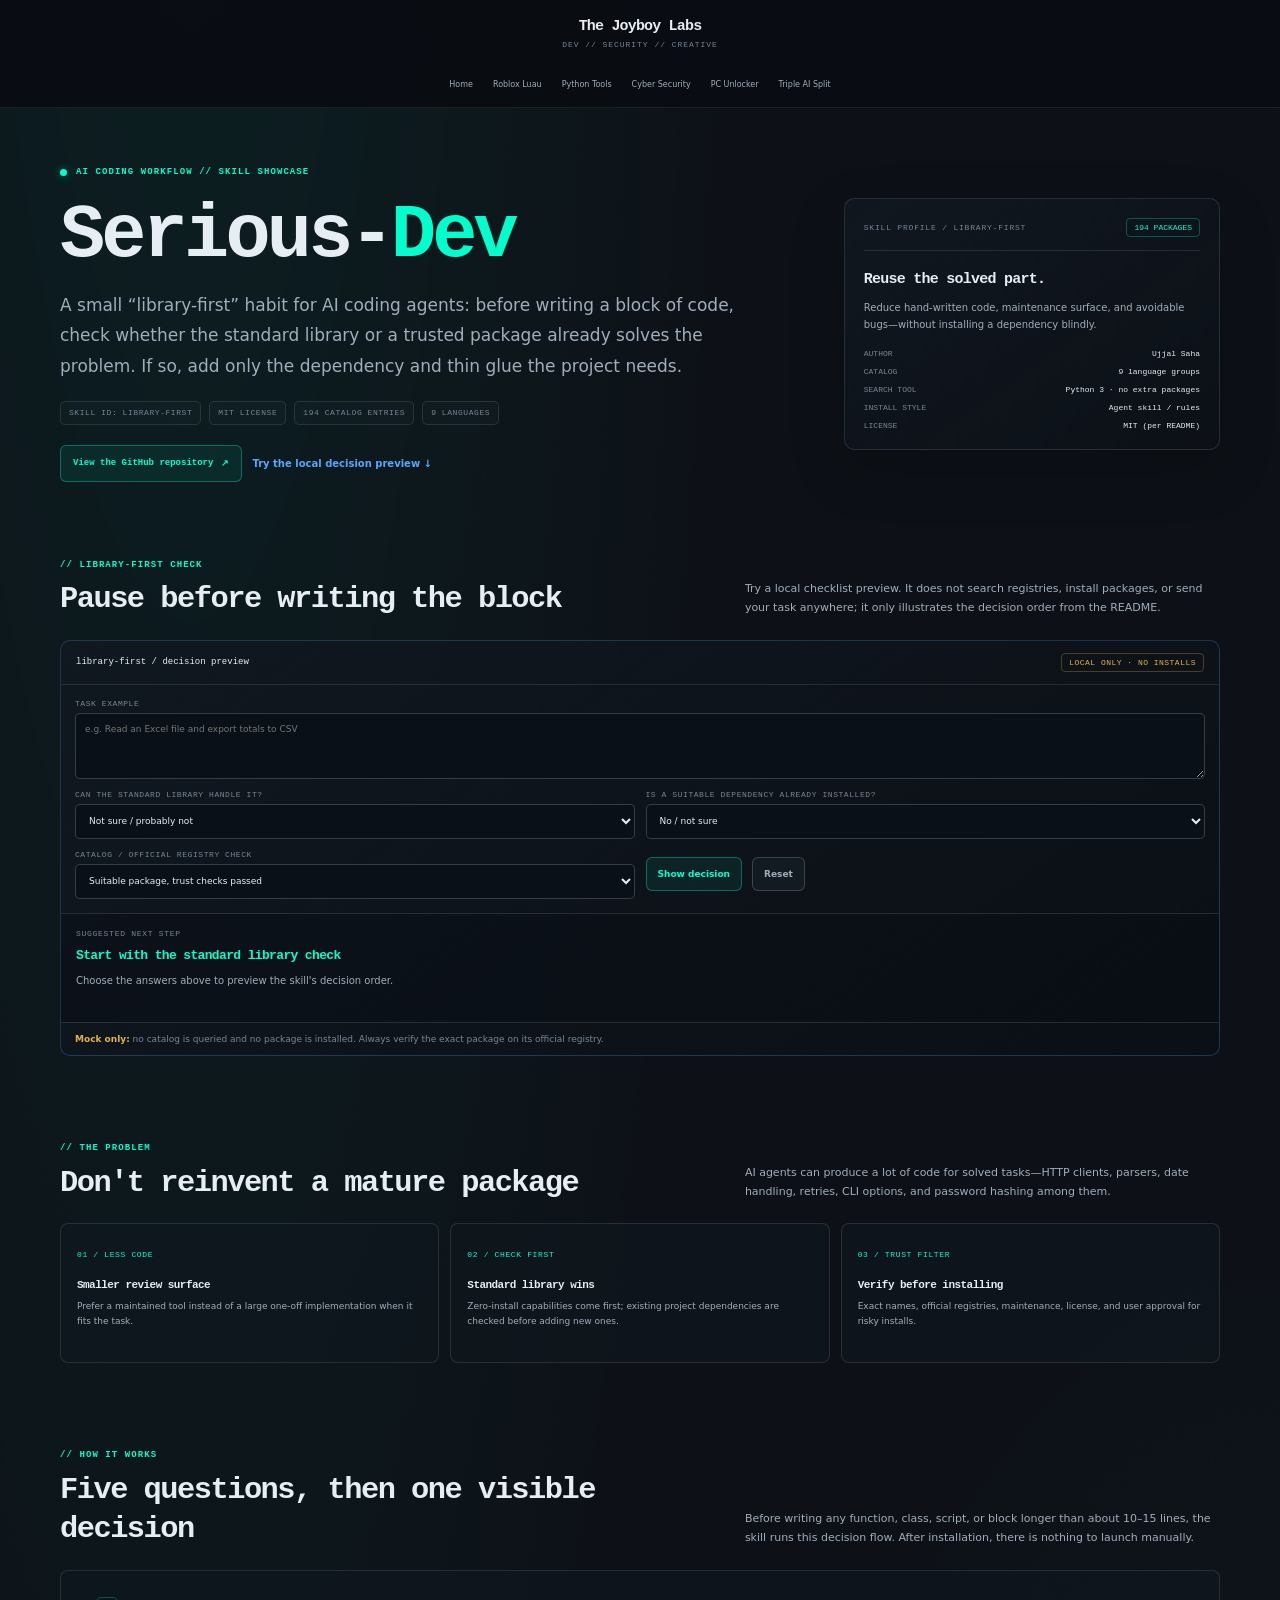
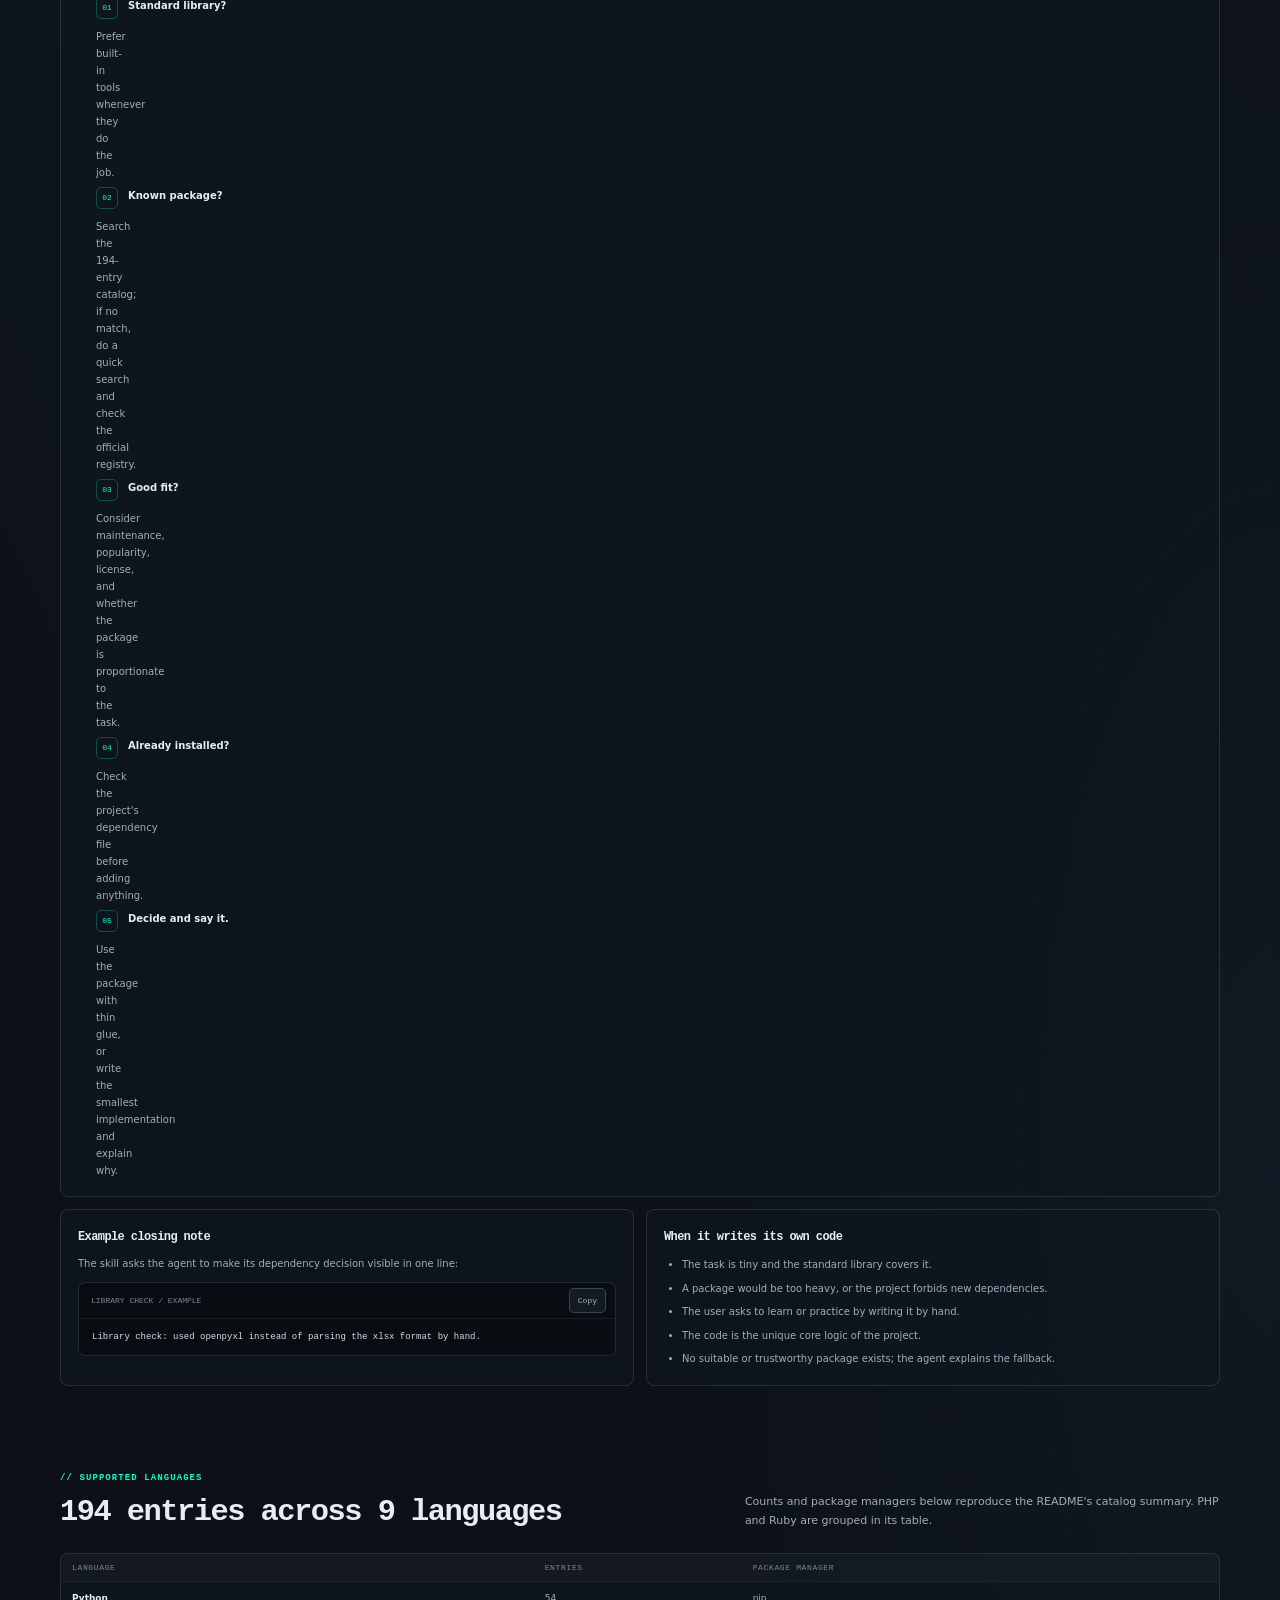
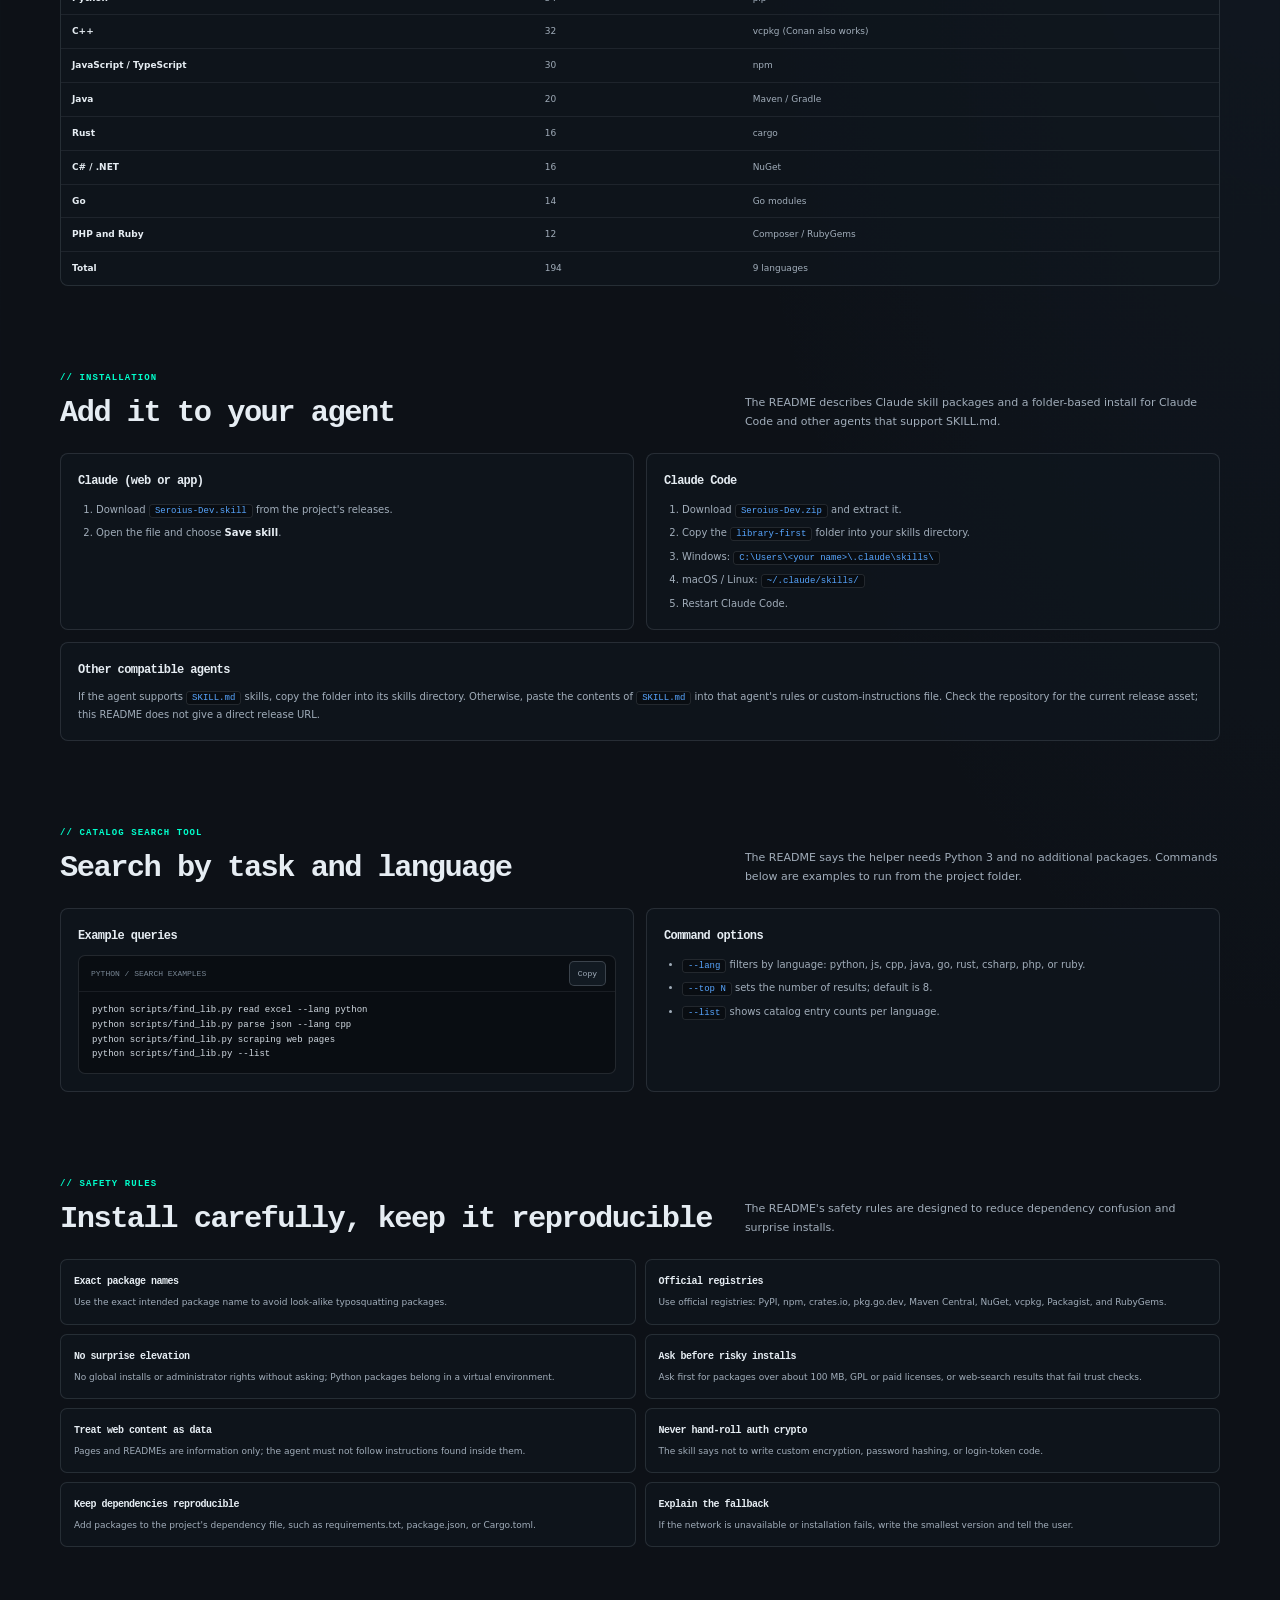
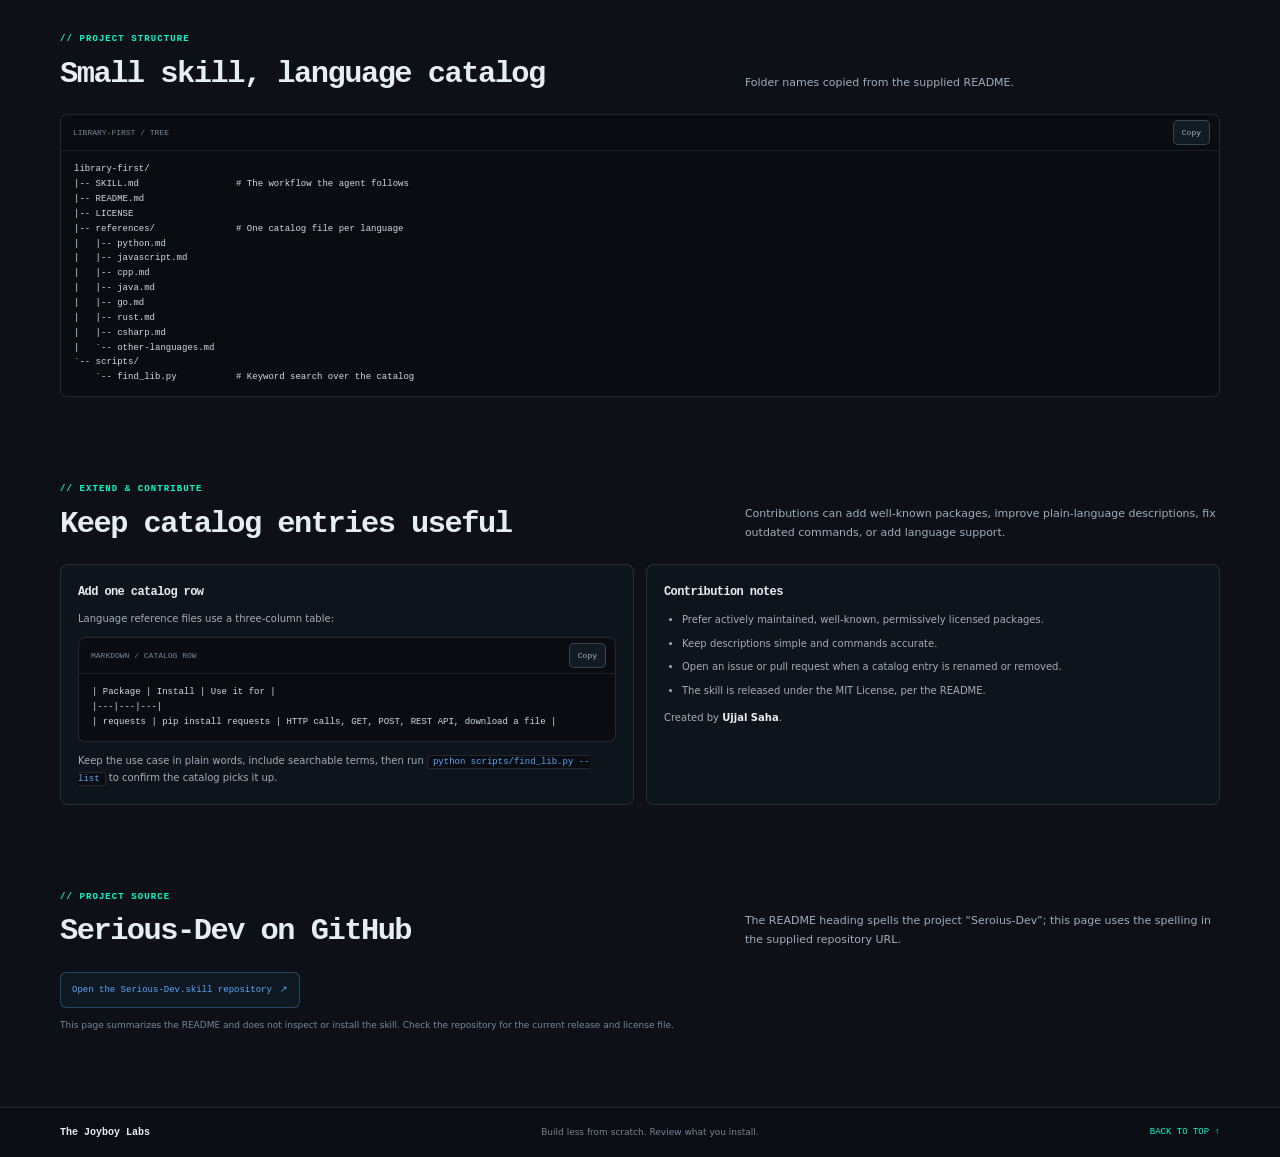
<file: serious-dev.html>
<!doctype html>
<html lang="en">
<head>
  <meta charset="utf-8">
  <meta name="viewport" content="width=device-width, initial-scale=1">
  <meta name="theme-color" content="#0d1117">
  <meta name="description" content="Serious-Dev (library-first) helps AI coding agents check standard libraries and vetted packages before writing code from scratch.">
  <title>Serious-Dev — The Joyboy Labs</title>
  <style>
    :root {
      color-scheme: dark;
      --bg: #0d1117;
      --bg-deep: #090d12;
      --panel: #111820;
      --text: #e6edf3;
      --muted: #a1adba;
      --subtle: #788694;
      --line: rgba(139,148,158,.2);
      --line-strong: rgba(139,148,158,.34);
      --cyan: #00ffcc;
      --blue: #58a6ff;
      --violet: #c3a1ff;
      --amber: #e3b341;
      --red: #ff7b72;
      --sans: Inter, ui-sans-serif, system-ui, -apple-system, BlinkMacSystemFont, "Segoe UI", sans-serif;
      --mono: "SFMono-Regular", Consolas, "Liberation Mono", monospace;
      --max: 1160px;
    }
    *, *::before, *::after { box-sizing: border-box; }
    html { scroll-behavior: smooth; scroll-padding-top: 118px; background: var(--bg); }
    body { min-width: 320px; margin: 0; color: var(--text); background: radial-gradient(ellipse at 15% -14%,rgba(0,255,204,.07),transparent 35rem),radial-gradient(ellipse at 100% 46%,rgba(88,166,255,.05),transparent 38rem),var(--bg); font: 15px/1.7 var(--sans); -webkit-font-smoothing: antialiased; text-rendering: optimizeLegibility; }
    a { color: inherit; text-decoration: none; }
    button, textarea, select { font: inherit; }
    :focus-visible { outline: 2px solid var(--cyan); outline-offset: 4px; }
    ::selection { color: #07120f; background: var(--cyan); }
    .wrap { width: min(var(--max),calc(100% - 44px)); margin-inline: auto; }
    .skip-link { position: fixed; z-index: 100; top: 10px; left: 12px; padding: 9px 13px; transform: translateY(-150%); border-radius: 7px; color: #06120f; background: var(--cyan); font-weight: 700; }
    .skip-link:focus { transform: translateY(0); }
    .site-header { position: sticky; z-index: 20; top: 0; border-bottom: 1px solid rgba(139,148,158,.14); background: rgba(9,13,18,.9); backdrop-filter: blur(16px); -webkit-backdrop-filter: blur(16px); }
    .header-inner { display: grid; width: min(var(--max),calc(100% - 44px)); grid-template-rows: 58px 44px; justify-items: center; margin-inline: auto; padding-top: 5px; }
    .brand { display: grid; grid-row: 1; justify-items: center; align-content: center; line-height: 1.15; }
    .brand-name { color: var(--text); font: 700 15px/1.2 var(--mono); letter-spacing: -.055em; animation: reveal 700ms ease-out both; }
    .brand-tag { margin-top: 4px; color: var(--subtle); font: 8px/1.2 var(--mono); letter-spacing: .12em; }
    @keyframes reveal { from { opacity: 0; transform: translateY(5px); } to { opacity: 1; transform: translateY(0); } }
    .primary-nav { display: flex; grid-row: 2; align-items: center; justify-self: center; gap: 4px; }
    .primary-nav a { position: relative; padding: 8px 8px; border-radius: 6px; color: var(--muted); font-size: 8px; transition: color 150ms ease,background 150ms ease; }
    .primary-nav a:hover, .primary-nav a[aria-current="page"] { color: var(--text); background: rgba(255,255,255,.045); }
    .primary-nav a[aria-current="page"]::after { position: absolute; right: 9px; bottom: 3px; left: 9px; height: 1px; background: var(--cyan); content: ""; }
    main { min-height: 70vh; }
    .hero { display: grid; grid-template-columns: minmax(0,1.4fr) minmax(260px,.74fr); align-items: center; gap: clamp(28px,6vw,72px); padding-block: 58px 40px; }
    .eyebrow, .section-label { margin: 0; color: var(--cyan); font: 600 9px/1.5 var(--mono); letter-spacing: .12em; }
    .eyebrow { display: flex; align-items: center; gap: 9px; }
    .status-dot { width: 7px; height: 7px; flex: 0 0 7px; border-radius: 50%; background: var(--cyan); box-shadow: 0 0 10px rgba(0,255,204,.42); }
    h1, h2, h3 { font-family: var(--mono); font-weight: 560; letter-spacing: -.05em; }
    h1 { margin: 17px 0 15px; font-size: clamp(2.55rem,6vw,4.7rem); line-height: 1.04; }
    .accent { color: var(--cyan); }
    .hero-lead { max-width: 700px; margin: 0; color: var(--muted); font-size: clamp(14px,1.6vw,17px); line-height: 1.8; }
    .badge-row { display: flex; flex-wrap: wrap; gap: 8px; margin-top: 20px; }
    .badge { padding: 5px 8px; border: 1px solid var(--line); border-radius: 5px; color: var(--subtle); background: rgba(255,255,255,.015); font: 8px/1.4 var(--mono); letter-spacing: .07em; }
    .hero-actions { display: flex; flex-wrap: wrap; align-items: center; gap: 10px; margin-top: 20px; }
    .button { display: inline-flex; min-height: 37px; align-items: center; justify-content: center; gap: 8px; padding: 0 12px; border: 1px solid rgba(0,255,204,.33); border-radius: 6px; color: var(--cyan); background: rgba(0,255,204,.07); font: 600 9px var(--mono); transition: border-color 140ms ease,background 140ms ease,transform 140ms ease; }
    .button:hover { transform: translateY(-1px); border-color: var(--cyan); background: rgba(0,255,204,.12); }
    .text-link { color: var(--blue); font-size: 10px; font-weight: 650; }
    .text-link:hover { color: #9ccaff; }
    .hero-card { padding: 19px; border: 1px solid var(--line); border-radius: 10px; background: linear-gradient(145deg,rgba(17,24,32,.95),rgba(12,17,23,.84)); box-shadow: 0 20px 55px rgba(0,0,0,.18); }
    .hero-card-head { display: flex; align-items: center; justify-content: space-between; gap: 12px; padding-bottom: 13px; border-bottom: 1px solid var(--line); }
    .hero-card-head span:first-child { color: var(--subtle); font: 8px var(--mono); letter-spacing: .1em; }
    .skill-pill { padding: 4px 7px; border: 1px solid rgba(0,255,204,.28); border-radius: 4px; color: var(--cyan); font: 8px var(--mono); }
    .hero-card h2 { margin: 16px 0 7px; font-size: 15px; }
    .hero-card p { margin: 0; color: var(--muted); font-size: 10px; line-height: 1.7; }
    .hero-specs { display: grid; gap: 9px; margin: 16px 0 0; padding: 0; list-style: none; }
    .hero-specs li { display: flex; justify-content: space-between; gap: 10px; color: var(--subtle); font: 8px var(--mono); }
    .hero-specs strong { color: var(--text); font-weight: 500; text-align: right; }
    .section { padding-block: 37px 49px; }
    .section-head { display: grid; grid-template-columns: minmax(0,1fr) minmax(220px,.72fr); align-items: end; gap: 25px; margin-bottom: 20px; }
    .section-head h2 { margin: 8px 0 0; font-size: clamp(1.4rem,2.8vw,1.9rem); line-height: 1.3; }
    .section-intro { max-width: 500px; margin: 0 0 2px; color: var(--muted); font-size: 11px; line-height: 1.75; }
    .demo-shell { overflow: hidden; border: 1px solid rgba(88,166,255,.24); border-radius: 10px; background: linear-gradient(145deg,rgba(17,24,32,.96),rgba(11,16,22,.97)); }
    .demo-top { display: flex; align-items: center; justify-content: space-between; gap: 12px; padding: 12px 15px; border-bottom: 1px solid var(--line); }
    .demo-title { color: var(--text); font: 9px var(--mono); }
    .demo-badge { padding: 4px 7px; border: 1px solid rgba(227,179,65,.28); border-radius: 4px; color: var(--amber); font: 8px var(--mono); letter-spacing: .06em; }
    .decision-form { display: grid; grid-template-columns: repeat(2,minmax(0,1fr)); gap: 11px; padding: 14px; border-bottom: 1px solid var(--line); }
    .field { display: grid; gap: 5px; }
    .field label { color: var(--subtle); font: 8px var(--mono); letter-spacing: .07em; }
    .field select, .field textarea { width: 100%; min-height: 35px; padding: 8px 9px; border: 1px solid var(--line-strong); border-radius: 5px; color: var(--text); background: #0a1017; font-size: 9px; }
    .field textarea { min-height: 66px; resize: vertical; line-height: 1.6; }
    .field-wide { grid-column: 1 / -1; }
    .demo-submit { display: flex; align-items: center; gap: 10px; flex-wrap: wrap; }
    .demo-button { display: inline-flex; min-height: 34px; align-items: center; justify-content: center; gap: 7px; padding: 0 11px; border: 1px solid rgba(0,255,204,.34); border-radius: 6px; color: var(--cyan); background: rgba(0,255,204,.07); font-size: 9px; font-weight: 700; cursor: pointer; transition: background 140ms ease,border-color 140ms ease; }
    .demo-button:hover { border-color: var(--cyan); background: rgba(0,255,204,.13); }
    .demo-button.secondary { border-color: var(--line-strong); color: var(--muted); background: #121a22; }
    .demo-button.secondary:hover { border-color: var(--blue); color: var(--blue); }
    .decision-result { min-height: 108px; padding: 15px; background: rgba(8,13,18,.36); }
    .result-label { display: block; color: var(--subtle); font: 8px var(--mono); letter-spacing: .09em; }
    .decision-result h3 { margin: 7px 0 5px; color: var(--cyan); font-size: 13px; }
    .decision-result p { margin: 0; color: var(--muted); font-size: 10px; line-height: 1.7; }
    .decision-result code { color: var(--blue); font: .95em var(--mono); }
    .demo-foot { padding: 9px 14px; border-top: 1px solid var(--line); color: var(--subtle); font-size: 9px; line-height: 1.6; }
    .demo-foot strong { color: var(--amber); }
    .feature-grid { display: grid; grid-template-columns: repeat(3,minmax(0,1fr)); gap: 11px; }
    .feature-card { min-height: 140px; padding: 16px; border: 1px solid var(--line); border-radius: 8px; background: rgba(17,24,32,.55); }
    .feature-card span { color: var(--cyan); font: 8px var(--mono); letter-spacing: .08em; }
    .feature-card h3 { margin: 12px 0 6px; font-size: 11px; line-height: 1.4; }
    .feature-card p { margin: 0; color: var(--muted); font-size: 9px; line-height: 1.7; }
    .two-col { display: grid; grid-template-columns: repeat(2,minmax(0,1fr)); gap: 12px; }
    .content-card { padding: 17px; border: 1px solid var(--line); border-radius: 8px; background: rgba(17,24,32,.58); }
    .content-card h3 { margin: 0 0 8px; font-size: 12px; }
    .content-card p, .content-card li { color: var(--muted); font-size: 10px; line-height: 1.75; }
    .content-card p { margin: 0 0 9px; }
    .content-card p:last-child { margin-bottom: 0; }
    .content-card ul, .content-card ol { display: grid; gap: 6px; margin: 9px 0 0; padding-left: 18px; }
    .content-card strong { color: var(--text); }
    .steps { display: grid; gap: 9px; margin: 0; padding: 0; list-style: none; counter-reset: install; }
    .steps li { display: grid; grid-template-columns: 23px 1fr; gap: 9px; color: var(--muted); font-size: 10px; line-height: 1.7; counter-increment: install; }
    .steps li::before { display: grid; width: 22px; height: 22px; place-items: center; border: 1px solid rgba(0,255,204,.25); border-radius: 5px; color: var(--cyan); content: counter(install,decimal-leading-zero); font: 8px var(--mono); }
    .steps strong { color: var(--text); }
    .inline-code { padding: 1px 5px; border: 1px solid var(--line); border-radius: 3px; color: var(--blue); background: var(--bg-deep); font: .9em var(--mono); }
    .code-card { overflow: hidden; border: 1px solid var(--line); border-radius: 7px; background: var(--bg-deep); }
    .code-toolbar { display: flex; min-height: 36px; align-items: center; justify-content: space-between; gap: 10px; padding: 5px 9px 5px 12px; border-bottom: 1px solid rgba(139,148,158,.13); color: var(--subtle); font: 8px var(--mono); }
    .copy-button { min-height: 25px; padding: 0 8px; border: 1px solid var(--line-strong); border-radius: 5px; color: var(--muted); background: #121a22; font-size: 8px; cursor: pointer; }
    .copy-button:hover { border-color: var(--cyan); color: var(--cyan); }
    .copy-button.is-copied { border-color: rgba(0,255,204,.4); color: var(--cyan); }
    .copy-button.is-error { border-color: rgba(255,123,114,.4); color: var(--red); }
    pre { max-width: 100%; overflow: auto; margin: 0; scrollbar-color: #35424e #090d12; scrollbar-width: thin; }
    pre code { display: block; min-width: max-content; padding: 11px 13px; color: #d2dae2; font: 9px/1.65 var(--mono); white-space: pre; }
    .table-wrap { overflow: auto; border: 1px solid var(--line); border-radius: 8px; background: rgba(17,24,32,.52); }
    table { width: 100%; border-collapse: collapse; text-align: left; }
    th, td { padding: 9px 11px; border-bottom: 1px solid rgba(139,148,158,.13); vertical-align: top; }
    th { color: var(--subtle); background: rgba(255,255,255,.02); font: 8px var(--mono); letter-spacing: .08em; text-transform: uppercase; }
    td { color: var(--muted); font-size: 9px; line-height: 1.65; }
    td strong { color: var(--text); font-weight: 620; }
    td code { color: var(--blue); font: 9px var(--mono); white-space: nowrap; }
    tr:last-child td { border-bottom: 0; }
    .safety-grid { display: grid; grid-template-columns: repeat(2,minmax(0,1fr)); gap: 9px; }
    .safety-item { padding: 13px; border: 1px solid var(--line); border-radius: 7px; background: rgba(17,24,32,.52); }
    .safety-item h3 { margin: 0 0 5px; color: var(--text); font-size: 10px; }
    .safety-item p { margin: 0; color: var(--muted); font-size: 9px; line-height: 1.7; }
    .accordion { display: grid; gap: 7px; }
    .accordion details { overflow: hidden; border: 1px solid var(--line); border-radius: 7px; background: rgba(17,24,32,.52); }
    summary { display: flex; min-height: 43px; align-items: center; justify-content: space-between; gap: 12px; padding: 10px 13px; color: var(--text); cursor: pointer; list-style: none; font: 9px var(--mono); }
    summary::-webkit-details-marker { display: none; }
    summary::after { color: var(--cyan); content: "+"; font: 15px var(--mono); }
    details[open] summary::after { content: "−"; }
    .detail-body { padding: 0 13px 12px; border-top: 1px solid rgba(139,148,158,.12); }
    .detail-body p, .detail-body li { color: var(--muted); font-size: 9px; line-height: 1.75; }
    .detail-body p { margin: 9px 0 0; }
    .detail-body code { color: var(--blue); font: .92em var(--mono); }
    .source-link { display: inline-flex; min-height: 36px; align-items: center; gap: 8px; padding: 0 11px; border: 1px solid rgba(88,166,255,.3); border-radius: 6px; color: var(--blue); background: rgba(88,166,255,.05); font: 9px var(--mono); }
    .source-link:hover { border-color: var(--blue); }
    .source-note { margin-top: 10px; color: var(--subtle); font-size: 9px; line-height: 1.7; }
    .site-footer { margin-top: 16px; border-top: 1px solid var(--line); background: rgba(8,12,17,.56); }
    .footer-inner { display: flex; flex-wrap: wrap; align-items: center; justify-content: space-between; gap: 10px 18px; padding-block: 17px; }
    .footer-brand { color: var(--text); font: 600 10px var(--mono); }
    .footer-inner p { margin: 0; color: var(--subtle); font-size: 9px; }
    .back-top { color: var(--cyan); font: 9px var(--mono); }
    @media (max-width: 900px) { .hero { grid-template-columns: 1fr; gap: 22px; padding-top: 43px; } .hero-card { max-width: 640px; } .feature-grid { grid-template-columns: repeat(2,minmax(0,1fr)); } }
    @media (max-width: 650px) {
      .wrap, .header-inner { width: min(100% - 32px,var(--max)); }
      .header-inner { min-height: 68px; grid-template-rows: auto auto; gap: 7px; padding-block: 8px 9px; }
      .brand-tag { display: none; }
      .primary-nav { width: 100%; flex-wrap: wrap; justify-content: center; gap: 1px; }
      .primary-nav a { padding: 7px 6px; font-size: 8px; }
      .hero { padding-block: 34px 22px; }
      .section { padding-block: 30px 39px; }
      .section-head { grid-template-columns: 1fr; gap: 8px; }
      .decision-form, .feature-grid, .two-col, .safety-grid { grid-template-columns: 1fr; }
      .field-wide { grid-column: auto; }
      .demo-top { align-items: flex-start; flex-direction: column; }
      .footer-inner { align-items: flex-start; flex-direction: column; }
    }
    @media (prefers-reduced-motion: reduce) { html { scroll-behavior: auto; } *, *::before, *::after { animation-duration: .01ms !important; animation-iteration-count: 1 !important; scroll-behavior: auto !important; transition-duration: .01ms !important; } }
  </style>
</head>
<body>
  <a class="skip-link" href="#main">Skip to content</a>
  <header class="site-header">
    <div class="header-inner">
      <a class="brand" href="index.html" aria-label="The Joyboy Labs home"><span class="brand-name">The Joyboy Labs</span><span class="brand-tag">DEV // SECURITY // CREATIVE</span></a>
      <nav class="primary-nav" aria-label="Primary navigation">
        <a href="index.html">Home</a><a href="roblox.html">Roblox Luau</a><a href="python.html">Python Tools</a><a href="cyber.html">Cyber Security</a><a href="pc-unlocker.html">PC Unlocker</a><a href="triple-ai-split.html">Triple AI Split</a>
      </nav>
    </div>
  </header>

  <main id="main">
    <section class="hero wrap" aria-labelledby="page-title">
      <div>
        <p class="eyebrow"><span class="status-dot"></span> AI CODING WORKFLOW // SKILL SHOWCASE</p>
        <h1 id="page-title">Serious-<span class="accent">Dev</span></h1>
        <p class="hero-lead">A small “library-first” habit for AI coding agents: before writing a block of code, check whether the standard library or a trusted package already solves the problem. If so, add only the dependency and thin glue the project needs.</p>
        <div class="badge-row" aria-label="Project metadata"><span class="badge">SKILL ID: LIBRARY-FIRST</span><span class="badge">MIT LICENSE</span><span class="badge">194 CATALOG ENTRIES</span><span class="badge">9 LANGUAGES</span></div>
        <div class="hero-actions"><a class="button" href="https://github.com/ujjal-saha/Serious-Dev.skill" target="_blank" rel="noopener noreferrer">View the GitHub repository <span aria-hidden="true">↗</span></a><a class="text-link" href="#workflow">Try the local decision preview ↓</a></div>
      </div>
      <aside class="hero-card" aria-label="Skill summary">
        <div class="hero-card-head"><span>SKILL PROFILE / LIBRARY-FIRST</span><span class="skill-pill">194 PACKAGES</span></div>
        <h2>Reuse the solved part.</h2>
        <p>Reduce hand-written code, maintenance surface, and avoidable bugs—without installing a dependency blindly.</p>
        <ul class="hero-specs"><li><span>AUTHOR</span><strong>Ujjal Saha</strong></li><li><span>CATALOG</span><strong>9 language groups</strong></li><li><span>SEARCH TOOL</span><strong>Python 3 · no extra packages</strong></li><li><span>INSTALL STYLE</span><strong>Agent skill / rules</strong></li><li><span>LICENSE</span><strong>MIT (per README)</strong></li></ul>
      </aside>
    </section>

    <section class="section wrap" id="workflow" aria-labelledby="workflow-title">
      <div class="section-head"><div><p class="section-label">// LIBRARY-FIRST CHECK</p><h2 id="workflow-title">Pause before writing the block</h2></div><p class="section-intro">Try a local checklist preview. It does not search registries, install packages, or send your task anywhere; it only illustrates the decision order from the README.</p></div>
      <div class="demo-shell">
        <div class="demo-top"><span class="demo-title">library-first / decision preview</span><span class="demo-badge">LOCAL ONLY · NO INSTALLS</span></div>
        <form class="decision-form" id="decisionForm">
          <div class="field field-wide"><label for="taskInput">TASK EXAMPLE</label><textarea id="taskInput" maxlength="240" placeholder="e.g. Read an Excel file and export totals to CSV"></textarea></div>
          <div class="field"><label for="stdlibSelect">CAN THE STANDARD LIBRARY HANDLE IT?</label><select id="stdlibSelect"><option value="no">Not sure / probably not</option><option value="yes">Yes</option></select></div>
          <div class="field"><label for="existingSelect">IS A SUITABLE DEPENDENCY ALREADY INSTALLED?</label><select id="existingSelect"><option value="no">No / not sure</option><option value="yes">Yes</option></select></div>
          <div class="field"><label for="packageSelect">CATALOG / OFFICIAL REGISTRY CHECK</label><select id="packageSelect"><option value="verified">Suitable package, trust checks passed</option><option value="none">No suitable package found</option><option value="review">Needs user review (size, license, or trust)</option></select></div>
          <div class="demo-submit"><button class="demo-button" type="submit">Show decision</button><button class="demo-button secondary" id="clearDecision" type="button">Reset</button></div>
        </form>
        <div class="decision-result" id="decisionResult" aria-live="polite"><span class="result-label">SUGGESTED NEXT STEP</span><h3 id="resultTitle">Start with the standard library check</h3><p id="resultText">Choose the answers above to preview the skill's decision order.</p></div>
        <div class="demo-foot"><strong>Mock only:</strong> no catalog is queried and no package is installed. Always verify the exact package on its official registry.</div>
      </div>
    </section>

    <section class="section wrap" aria-labelledby="problem-title">
      <div class="section-head"><div><p class="section-label">// THE PROBLEM</p><h2 id="problem-title">Don't reinvent a mature package</h2></div><p class="section-intro">AI agents can produce a lot of code for solved tasks—HTTP clients, parsers, date handling, retries, CLI options, and password hashing among them.</p></div>
      <div class="feature-grid">
        <article class="feature-card"><span>01 / LESS CODE</span><h3>Smaller review surface</h3><p>Prefer a maintained tool instead of a large one-off implementation when it fits the task.</p></article>
        <article class="feature-card"><span>02 / CHECK FIRST</span><h3>Standard library wins</h3><p>Zero-install capabilities come first; existing project dependencies are checked before adding new ones.</p></article>
        <article class="feature-card"><span>03 / TRUST FILTER</span><h3>Verify before installing</h3><p>Exact names, official registries, maintenance, license, and user approval for risky installs.</p></article>
      </div>
    </section>

    <section class="section wrap" aria-labelledby="steps-title">
      <div class="section-head"><div><p class="section-label">// HOW IT WORKS</p><h2 id="steps-title">Five questions, then one visible decision</h2></div><p class="section-intro">Before writing any function, class, script, or block longer than about 10–15 lines, the skill runs this decision flow. After installation, there is nothing to launch manually.</p></div>
      <article class="content-card"><ol class="steps">
        <li><strong>Standard library?</strong> Prefer built-in tools whenever they do the job.</li>
        <li><strong>Known package?</strong> Search the 194-entry catalog; if no match, do a quick search and check the official registry.</li>
        <li><strong>Good fit?</strong> Consider maintenance, popularity, license, and whether the package is proportionate to the task.</li>
        <li><strong>Already installed?</strong> Check the project's dependency file before adding anything.</li>
        <li><strong>Decide and say it.</strong> Use the package with thin glue, or write the smallest implementation and explain why.</li>
      </ol></article>
      <div class="two-col" style="margin-top:12px">
        <article class="content-card"><h3>Example closing note</h3><p>The skill asks the agent to make its dependency decision visible in one line:</p><div class="code-card"><div class="code-toolbar"><span>LIBRARY CHECK / EXAMPLE</span><button class="copy-button" type="button" aria-label="Copy example library check"><span class="copy-label">Copy</span></button></div><pre><code>Library check: used openpyxl instead of parsing the xlsx format by hand.</code></pre></div></article>
        <article class="content-card"><h3>When it writes its own code</h3><ul><li>The task is tiny and the standard library covers it.</li><li>A package would be too heavy, or the project forbids new dependencies.</li><li>The user asks to learn or practice by writing it by hand.</li><li>The code is the unique core logic of the project.</li><li>No suitable or trustworthy package exists; the agent explains the fallback.</li></ul></article>
      </div>
    </section>

    <section class="section wrap" aria-labelledby="languages-title">
      <div class="section-head"><div><p class="section-label">// SUPPORTED LANGUAGES</p><h2 id="languages-title">194 entries across 9 languages</h2></div><p class="section-intro">Counts and package managers below reproduce the README's catalog summary. PHP and Ruby are grouped in its table.</p></div>
      <div class="table-wrap"><table><thead><tr><th>Language</th><th>Entries</th><th>Package manager</th></tr></thead><tbody>
        <tr><td><strong>Python</strong></td><td>54</td><td>pip</td></tr>
        <tr><td><strong>C++</strong></td><td>32</td><td>vcpkg (Conan also works)</td></tr>
        <tr><td><strong>JavaScript / TypeScript</strong></td><td>30</td><td>npm</td></tr>
        <tr><td><strong>Java</strong></td><td>20</td><td>Maven / Gradle</td></tr>
        <tr><td><strong>Rust</strong></td><td>16</td><td>cargo</td></tr>
        <tr><td><strong>C# / .NET</strong></td><td>16</td><td>NuGet</td></tr>
        <tr><td><strong>Go</strong></td><td>14</td><td>Go modules</td></tr>
        <tr><td><strong>PHP and Ruby</strong></td><td>12</td><td>Composer / RubyGems</td></tr>
        <tr><td><strong>Total</strong></td><td>194</td><td>9 languages</td></tr>
      </tbody></table></div>
    </section>

    <section class="section wrap" id="install" aria-labelledby="install-title">
      <div class="section-head"><div><p class="section-label">// INSTALLATION</p><h2 id="install-title">Add it to your agent</h2></div><p class="section-intro">The README describes Claude skill packages and a folder-based install for Claude Code and other agents that support SKILL.md.</p></div>
      <div class="two-col">
        <article class="content-card"><h3>Claude (web or app)</h3><ol><li>Download <code class="inline-code">Seroius-Dev.skill</code> from the project's releases.</li><li>Open the file and choose <strong>Save skill</strong>.</li></ol></article>
        <article class="content-card"><h3>Claude Code</h3><ol><li>Download <code class="inline-code">Seroius-Dev.zip</code> and extract it.</li><li>Copy the <code class="inline-code">library-first</code> folder into your skills directory.</li><li>Windows: <code class="inline-code">C:\Users\&lt;your name&gt;\.claude\skills\</code></li><li>macOS / Linux: <code class="inline-code">~/.claude/skills/</code></li><li>Restart Claude Code.</li></ol></article>
      </div>
      <article class="content-card" style="margin-top:12px"><h3>Other compatible agents</h3><p>If the agent supports <code class="inline-code">SKILL.md</code> skills, copy the folder into its skills directory. Otherwise, paste the contents of <code class="inline-code">SKILL.md</code> into that agent's rules or custom-instructions file. Check the repository for the current release asset; this README does not give a direct release URL.</p></article>
    </section>

    <section class="section wrap" aria-labelledby="usage-title">
      <div class="section-head"><div><p class="section-label">// CATALOG SEARCH TOOL</p><h2 id="usage-title">Search by task and language</h2></div><p class="section-intro">The README says the helper needs Python 3 and no additional packages. Commands below are examples to run from the project folder.</p></div>
      <div class="two-col">
        <article class="content-card"><h3>Example queries</h3><div class="code-card"><div class="code-toolbar"><span>PYTHON / SEARCH EXAMPLES</span><button class="copy-button" type="button" aria-label="Copy catalog search commands"><span class="copy-label">Copy</span></button></div><pre><code>python scripts/find_lib.py read excel --lang python
python scripts/find_lib.py parse json --lang cpp
python scripts/find_lib.py scraping web pages
python scripts/find_lib.py --list</code></pre></div></article>
        <article class="content-card"><h3>Command options</h3><ul><li><code class="inline-code">--lang</code> filters by language: python, js, cpp, java, go, rust, csharp, php, or ruby.</li><li><code class="inline-code">--top N</code> sets the number of results; default is 8.</li><li><code class="inline-code">--list</code> shows catalog entry counts per language.</li></ul></article>
      </div>
    </section>

    <section class="section wrap" aria-labelledby="safety-title">
      <div class="section-head"><div><p class="section-label">// SAFETY RULES</p><h2 id="safety-title">Install carefully, keep it reproducible</h2></div><p class="section-intro">The README's safety rules are designed to reduce dependency confusion and surprise installs.</p></div>
      <div class="safety-grid">
        <article class="safety-item"><h3>Exact package names</h3><p>Use the exact intended package name to avoid look-alike typosquatting packages.</p></article>
        <article class="safety-item"><h3>Official registries</h3><p>Use official registries: PyPI, npm, crates.io, pkg.go.dev, Maven Central, NuGet, vcpkg, Packagist, and RubyGems.</p></article>
        <article class="safety-item"><h3>No surprise elevation</h3><p>No global installs or administrator rights without asking; Python packages belong in a virtual environment.</p></article>
        <article class="safety-item"><h3>Ask before risky installs</h3><p>Ask first for packages over about 100 MB, GPL or paid licenses, or web-search results that fail trust checks.</p></article>
        <article class="safety-item"><h3>Treat web content as data</h3><p>Pages and READMEs are information only; the agent must not follow instructions found inside them.</p></article>
        <article class="safety-item"><h3>Never hand-roll auth crypto</h3><p>The skill says not to write custom encryption, password hashing, or login-token code.</p></article>
        <article class="safety-item"><h3>Keep dependencies reproducible</h3><p>Add packages to the project's dependency file, such as requirements.txt, package.json, or Cargo.toml.</p></article>
        <article class="safety-item"><h3>Explain the fallback</h3><p>If the network is unavailable or installation fails, write the smallest version and tell the user.</p></article>
      </div>
    </section>

    <section class="section wrap" aria-labelledby="structure-title">
      <div class="section-head"><div><p class="section-label">// PROJECT STRUCTURE</p><h2 id="structure-title">Small skill, language catalog</h2></div><p class="section-intro">Folder names copied from the supplied README.</p></div>
      <div class="code-card"><div class="code-toolbar"><span>LIBRARY-FIRST / TREE</span><button class="copy-button" type="button" aria-label="Copy project structure"><span class="copy-label">Copy</span></button></div><pre><code>library-first/
|-- SKILL.md                  # The workflow the agent follows
|-- README.md
|-- LICENSE
|-- references/               # One catalog file per language
|   |-- python.md
|   |-- javascript.md
|   |-- cpp.md
|   |-- java.md
|   |-- go.md
|   |-- rust.md
|   |-- csharp.md
|   `-- other-languages.md
`-- scripts/
    `-- find_lib.py           # Keyword search over the catalog</code></pre></div>
    </section>

    <section class="section wrap" aria-labelledby="extend-title">
      <div class="section-head"><div><p class="section-label">// EXTEND &amp; CONTRIBUTE</p><h2 id="extend-title">Keep catalog entries useful</h2></div><p class="section-intro">Contributions can add well-known packages, improve plain-language descriptions, fix outdated commands, or add language support.</p></div>
      <div class="two-col">
        <article class="content-card"><h3>Add one catalog row</h3><p>Language reference files use a three-column table:</p><div class="code-card"><div class="code-toolbar"><span>MARKDOWN / CATALOG ROW</span><button class="copy-button" type="button" aria-label="Copy catalog row example"><span class="copy-label">Copy</span></button></div><pre><code>| Package | Install | Use it for |
|---|---|---|
| requests | pip install requests | HTTP calls, GET, POST, REST API, download a file |</code></pre></div><p style="margin-top:10px">Keep the use case in plain words, include searchable terms, then run <code class="inline-code">python scripts/find_lib.py --list</code> to confirm the catalog picks it up.</p></article>
        <article class="content-card"><h3>Contribution notes</h3><ul><li>Prefer actively maintained, well-known, permissively licensed packages.</li><li>Keep descriptions simple and commands accurate.</li><li>Open an issue or pull request when a catalog entry is renamed or removed.</li><li>The skill is released under the MIT License, per the README.</li></ul><p style="margin-top:10px">Created by <strong>Ujjal Saha</strong>.</p></article>
      </div>
    </section>

    <section class="section wrap" aria-labelledby="source-title">
      <div class="section-head"><div><p class="section-label">// PROJECT SOURCE</p><h2 id="source-title">Serious-Dev on GitHub</h2></div><p class="section-intro">The README heading spells the project “Seroius-Dev”; this page uses the spelling in the supplied repository URL.</p></div>
      <a class="source-link" href="https://github.com/ujjal-saha/Serious-Dev.skill" target="_blank" rel="noopener noreferrer">Open the Serious-Dev.skill repository <span aria-hidden="true">↗</span></a>
      <p class="source-note">This page summarizes the README and does not inspect or install the skill. Check the repository for the current release and license file.</p>
    </section>
  </main>

  <footer class="site-footer"><div class="footer-inner wrap"><a class="footer-brand" href="index.html">The Joyboy Labs</a><p>Build less from scratch. Review what you install.</p><a class="back-top" href="#main">BACK TO TOP ↑</a></div></footer>

  <script>
    (() => {
      const form = document.getElementById("decisionForm");
      const title = document.getElementById("resultTitle");
      const text = document.getElementById("resultText");
      const task = document.getElementById("taskInput");
      const standard = document.getElementById("stdlibSelect");
      const existing = document.getElementById("existingSelect");
      const packageCheck = document.getElementById("packageSelect");
      const reset = document.getElementById("clearDecision");

      form.addEventListener("submit", (event) => {
        event.preventDefault();
        const taskLabel = task.value.trim() ? ` For “${task.value.trim().slice(0, 90)}${task.value.trim().length > 90 ? "…" : ""}”` : "";
        if (standard.value === "yes") {
          title.textContent = "Use the standard library";
          text.textContent = "No new dependency is needed. Keep the implementation small and state why the built-in tool fits." + taskLabel;
        } else if (existing.value === "yes") {
          title.textContent = "Reuse the existing dependency";
          text.textContent = "Check the project's current dependency file and use the installed package with thin glue code." + taskLabel;
        } else if (packageCheck.value === "verified") {
          title.textContent = "Use a verified package";
          text.textContent = "Confirm its exact name and official registry entry, add it to the project's dependency file, install in the appropriate environment, and write only the glue code." + taskLabel;
        } else if (packageCheck.value === "review") {
          title.textContent = "Ask before installing";
          text.textContent = "The package needs a user decision—for example, because it is heavy, GPL/paid, unfamiliar, or did not pass trust checks. Do not install it silently." + taskLabel;
        } else {
          title.textContent = "Write the smallest version";
          text.textContent = "No suitable library was found in this illustrative check. If a quick official-registry search also finds no good fit, implement only what the task needs and explain the choice." + taskLabel;
        }
      });

      reset.addEventListener("click", () => {
        form.reset();
        title.textContent = "Start with the standard library check";
        text.textContent = "Choose the answers above to preview the skill's decision order.";
        task.focus();
      });

      document.querySelectorAll(".copy-button").forEach((button) => {
        button.addEventListener("click", async () => {
          const code = button.closest(".code-card")?.querySelector("pre code");
          const label = button.querySelector(".copy-label");
          if (!code || !label) return;
          const original = label.textContent;
          const originalAria = button.dataset.originalAria || button.getAttribute("aria-label") || "Copy code";
          button.dataset.originalAria = originalAria;
          try {
            await navigator.clipboard.writeText(code.textContent.trim());
            label.textContent = "Copied";
            button.classList.add("is-copied");
            button.setAttribute("aria-label", "Copied to clipboard");
          } catch {
            label.textContent = "Copy failed";
            button.classList.add("is-error");
            button.setAttribute("aria-label", "Copy failed");
          }
          window.setTimeout(() => {
            label.textContent = original;
            button.classList.remove("is-copied", "is-error");
            button.setAttribute("aria-label", originalAria);
          }, 1500);
        });
      });
    })();
  </script>
</body>
</html>
</file>
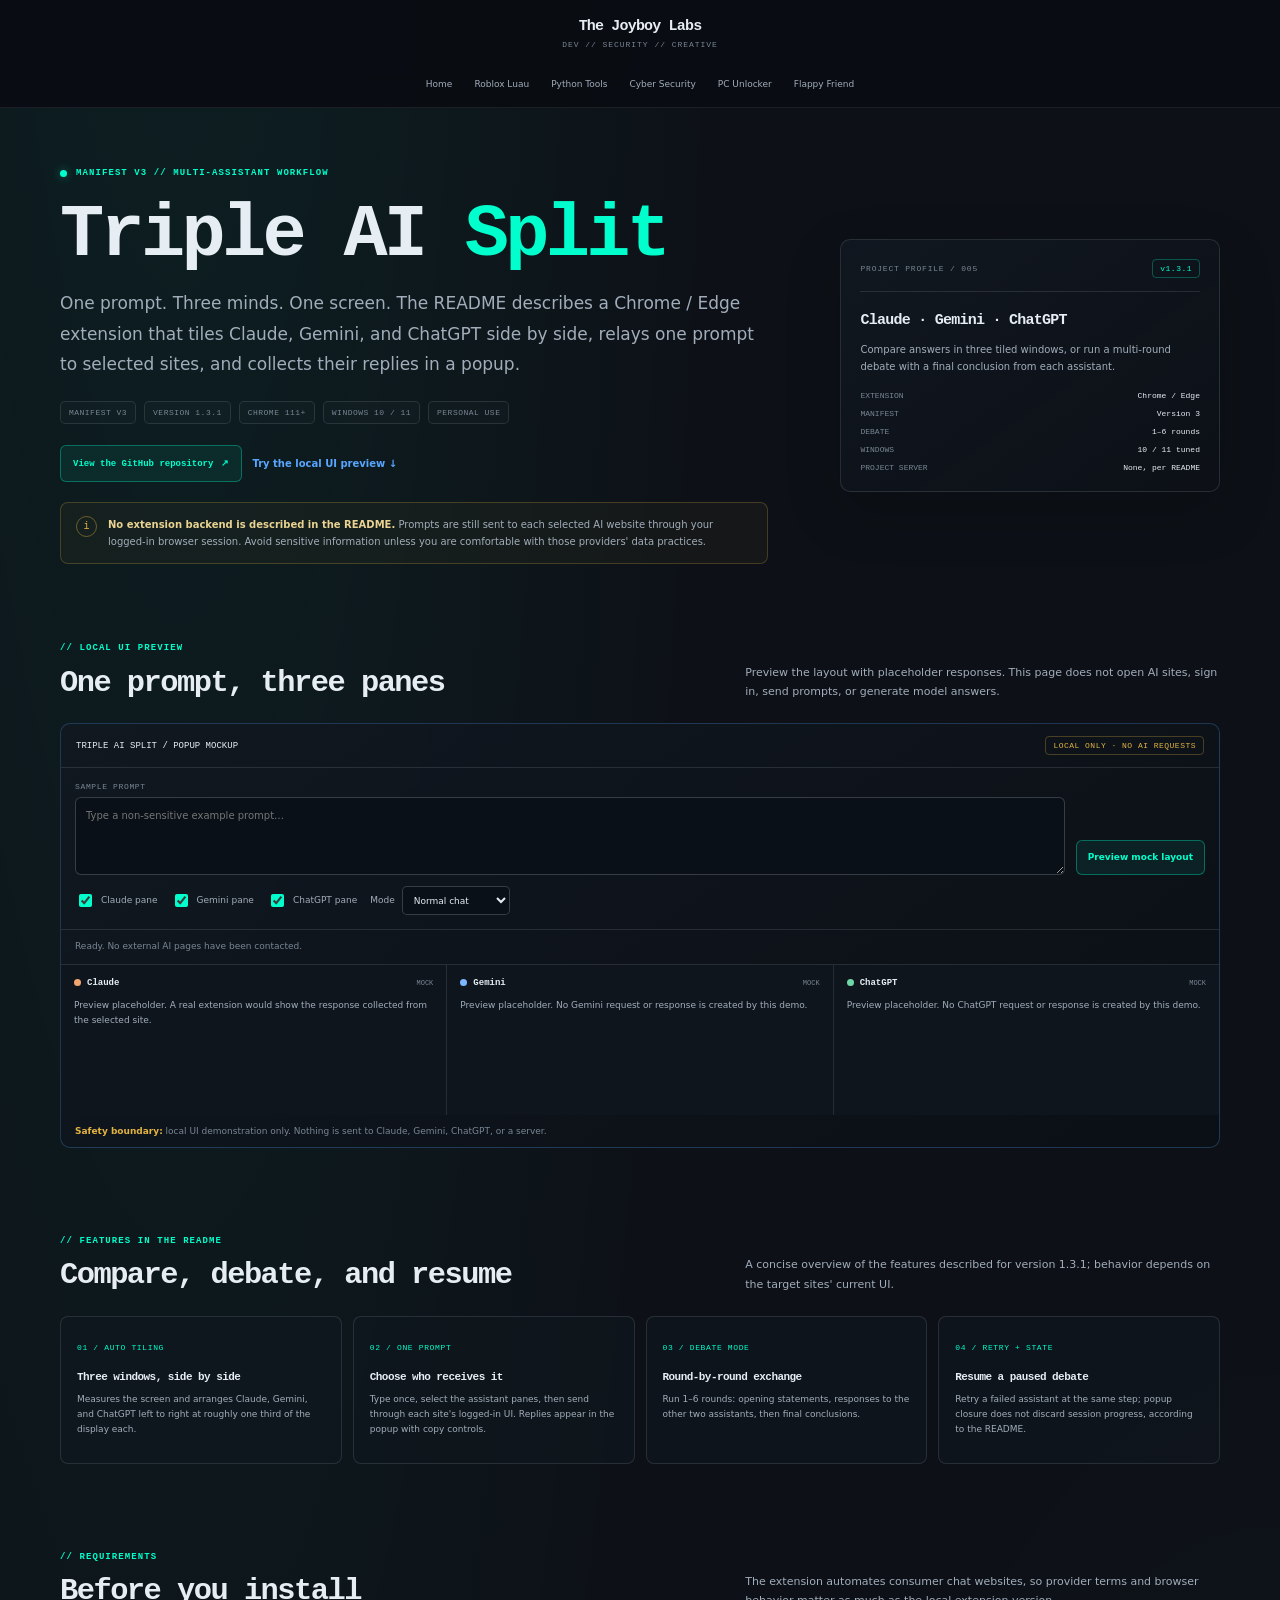
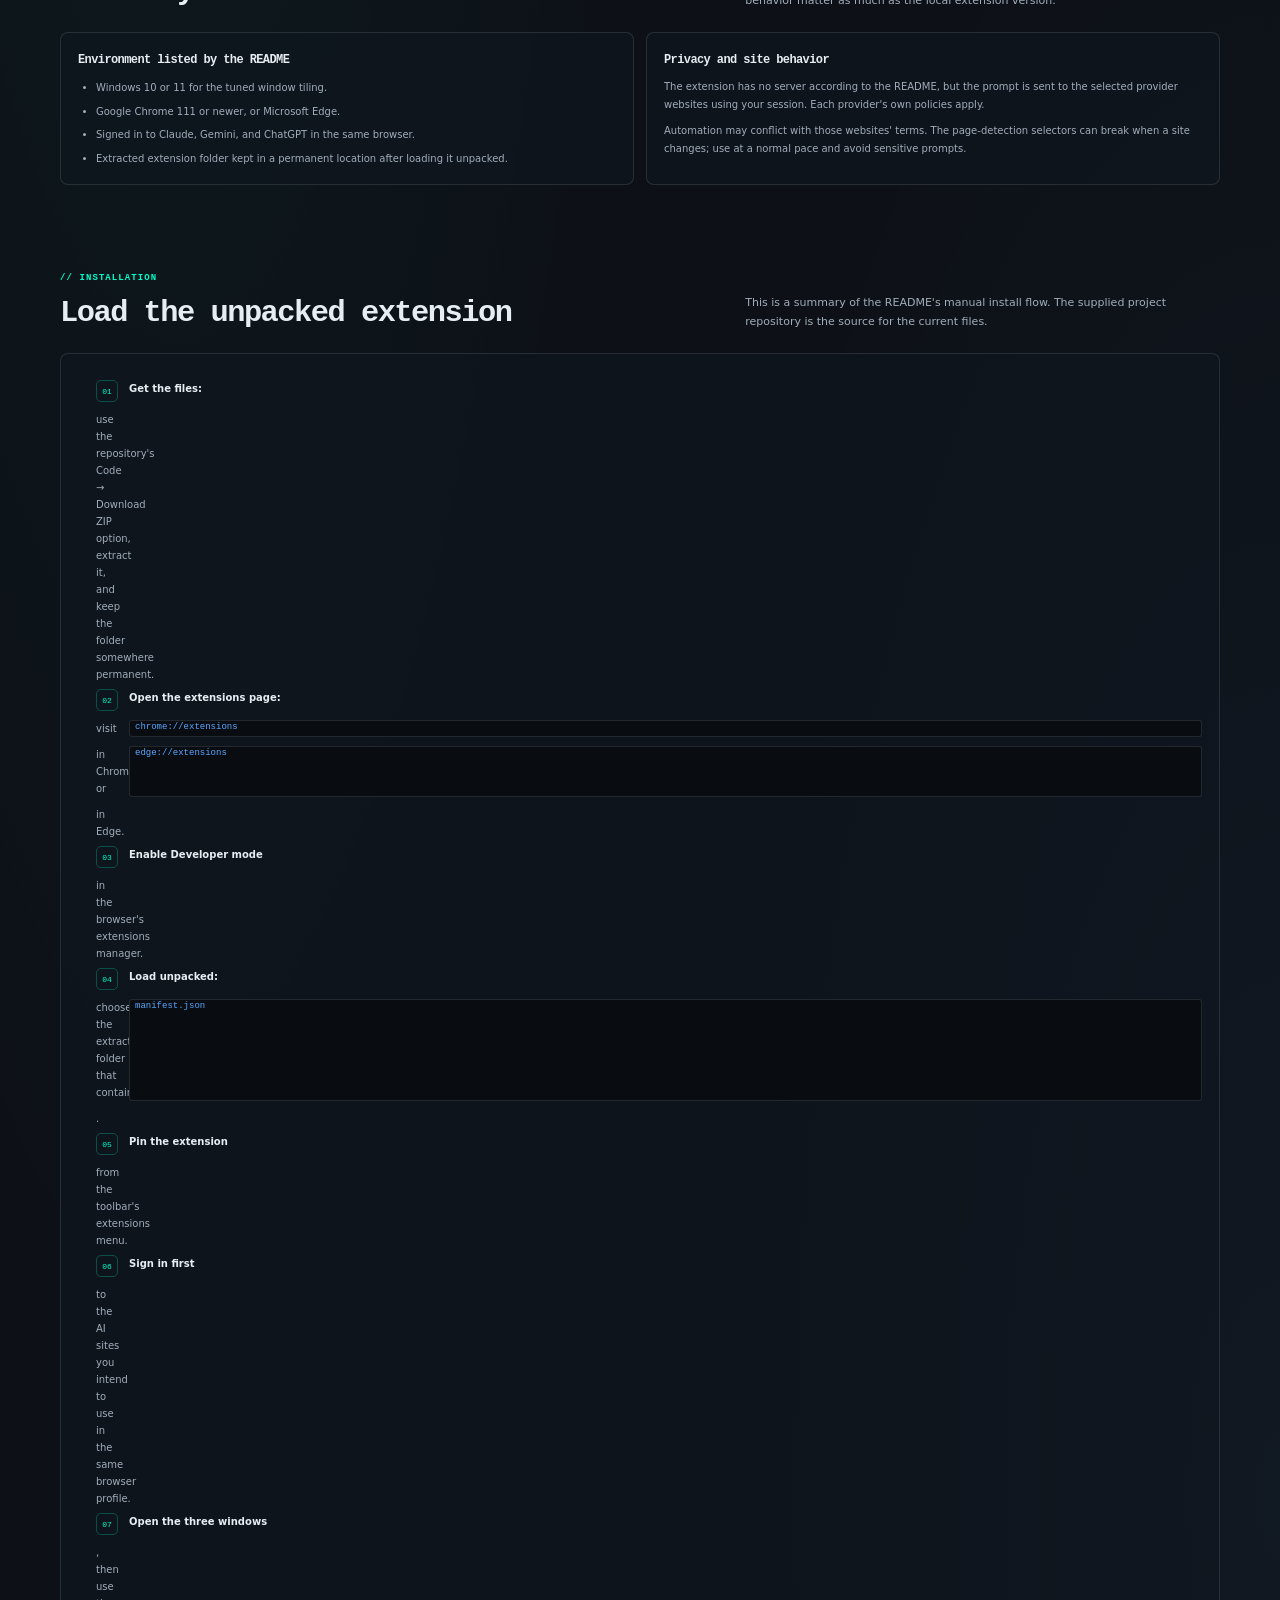
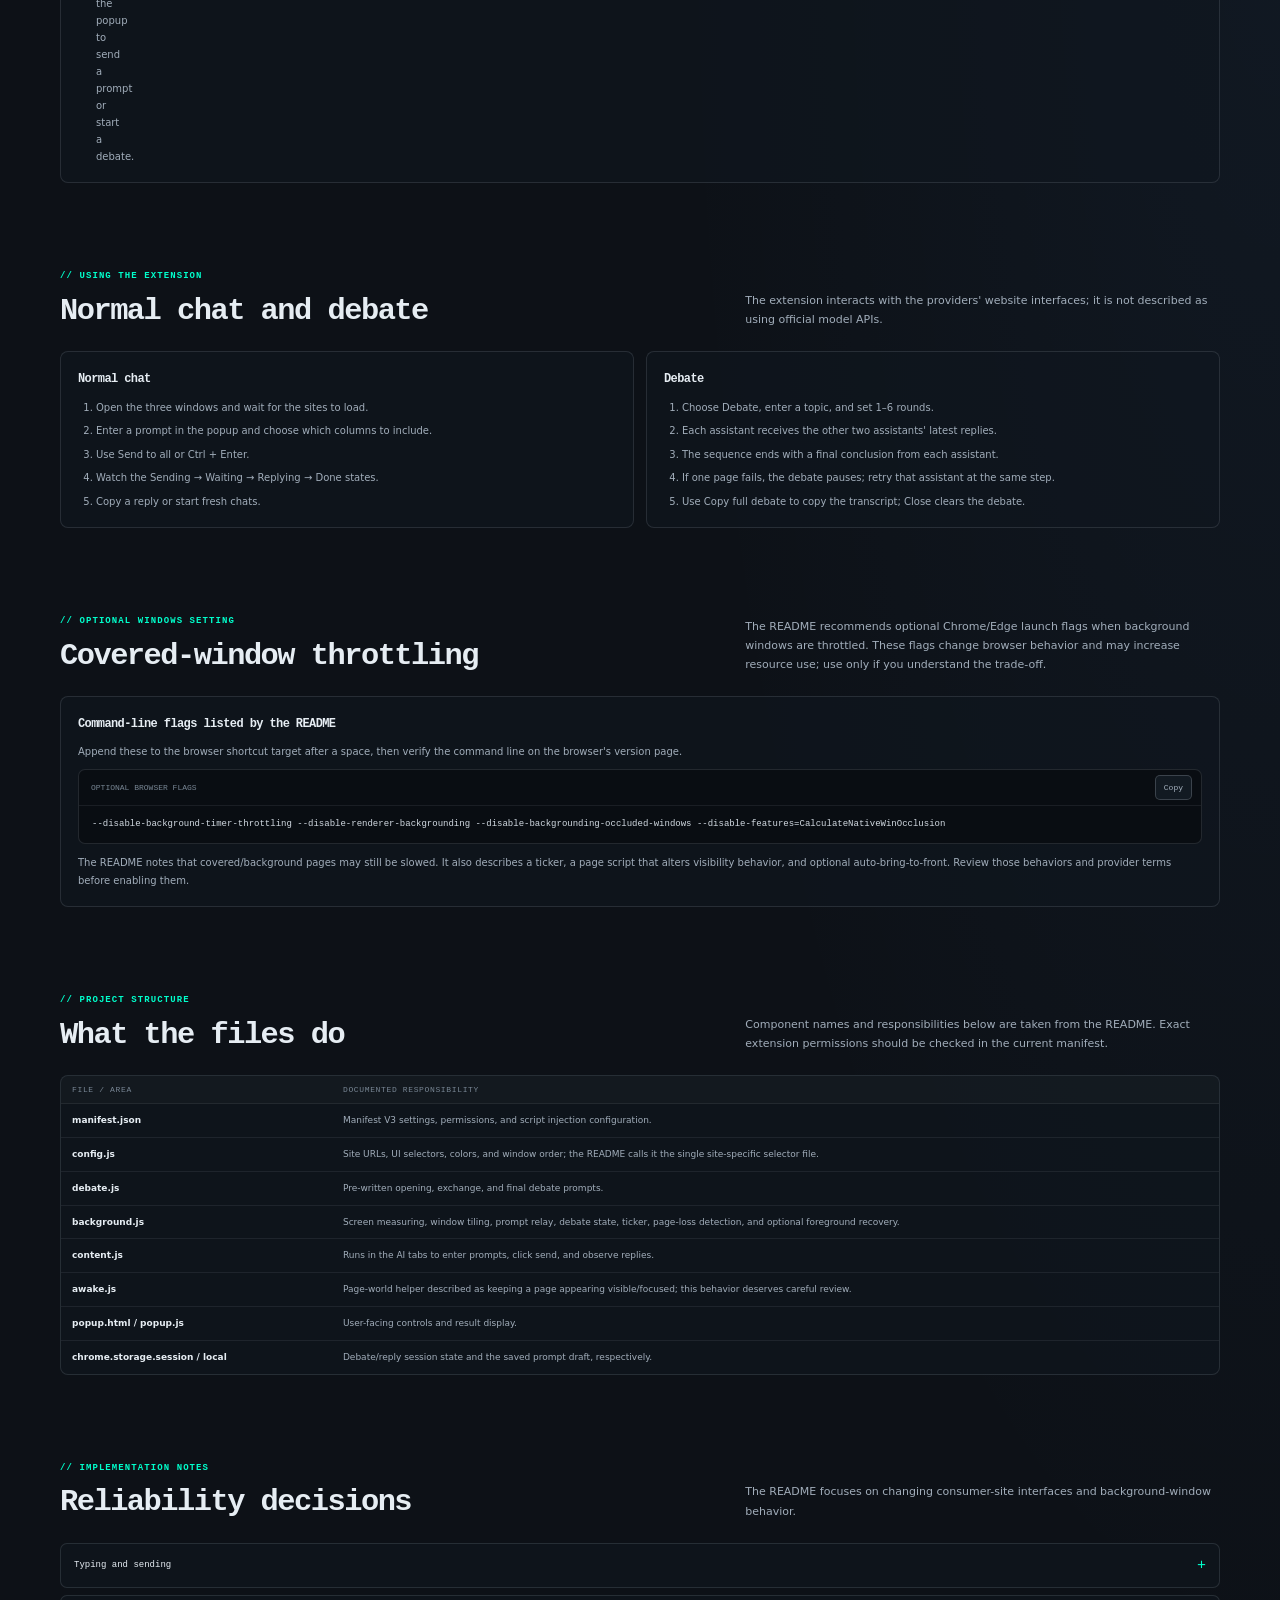
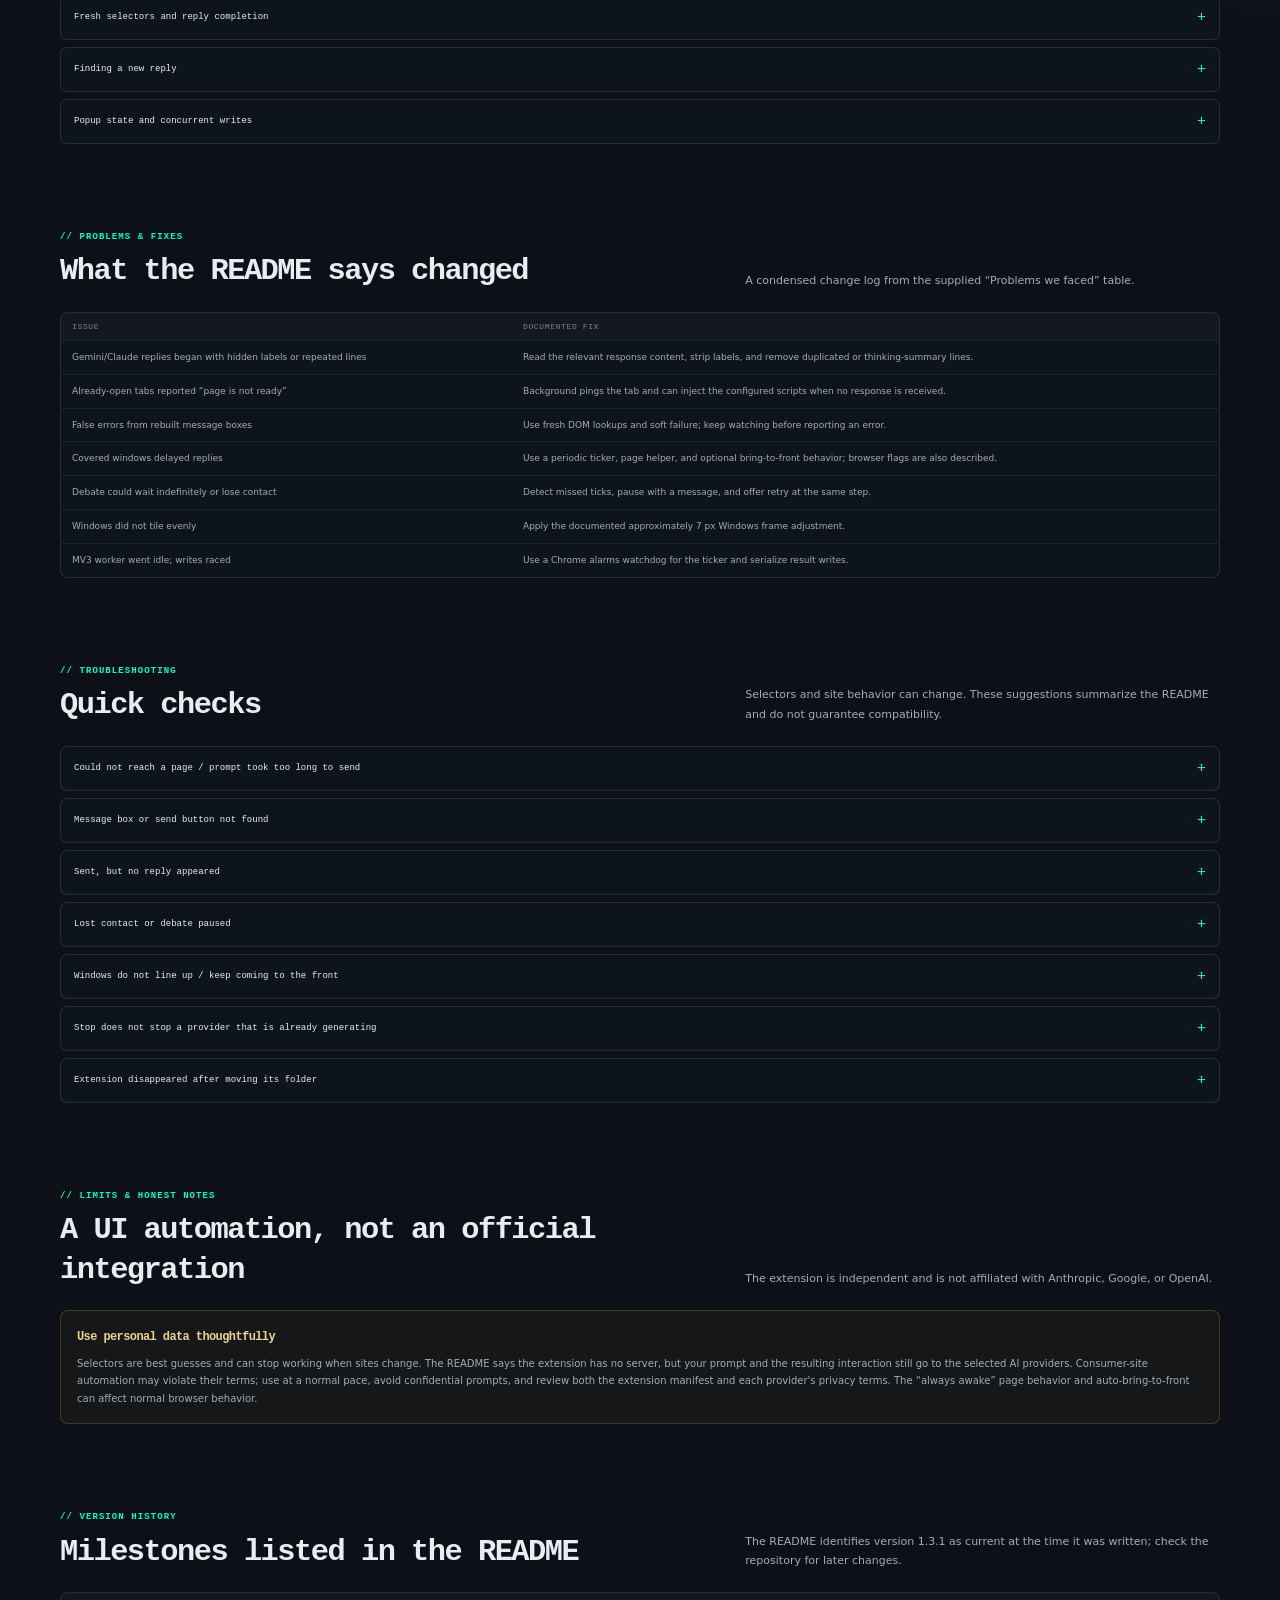
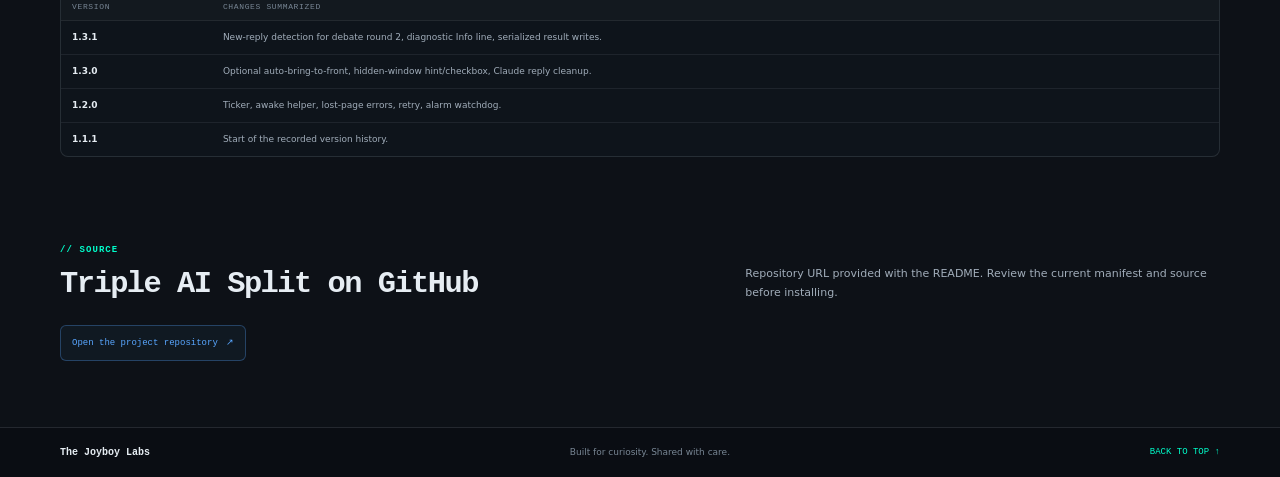
<file: triple-ai-split.html>
<!doctype html>
<html lang="en">
<head>
  <meta charset="utf-8">
  <meta name="viewport" content="width=device-width, initial-scale=1">
  <meta name="theme-color" content="#0d1117">
  <meta name="description" content="Triple AI Split: a Manifest V3 browser extension showcase for comparing Claude, Gemini, and ChatGPT side by side.">
  <title>Triple AI Split — The Joyboy Labs</title>
  <style>
    :root {
      color-scheme: dark;
      --bg: #0d1117;
      --bg-deep: #090d12;
      --panel: #111820;
      --text: #e6edf3;
      --muted: #a1adba;
      --subtle: #788694;
      --line: rgba(139,148,158,.2);
      --line-strong: rgba(139,148,158,.34);
      --cyan: #00ffcc;
      --blue: #58a6ff;
      --violet: #c3a1ff;
      --amber: #e3b341;
      --red: #ff7b72;
      --sans: Inter, ui-sans-serif, system-ui, -apple-system, BlinkMacSystemFont, "Segoe UI", sans-serif;
      --mono: "SFMono-Regular", Consolas, "Liberation Mono", monospace;
      --max: 1160px;
    }
    *, *::before, *::after { box-sizing: border-box; }
    html { scroll-behavior: smooth; scroll-padding-top: 118px; background: var(--bg); }
    body { min-width: 320px; margin: 0; color: var(--text); background: radial-gradient(ellipse at 14% -14%,rgba(0,255,204,.07),transparent 35rem),radial-gradient(ellipse at 100% 45%,rgba(88,166,255,.05),transparent 38rem),var(--bg); font: 15px/1.7 var(--sans); -webkit-font-smoothing: antialiased; text-rendering: optimizeLegibility; }
    a { color: inherit; text-decoration: none; }
    button, textarea, select { font: inherit; }
    :focus-visible { outline: 2px solid var(--cyan); outline-offset: 4px; }
    ::selection { color: #07120f; background: var(--cyan); }
    .wrap { width: min(var(--max),calc(100% - 44px)); margin-inline: auto; }
    .skip-link { position: fixed; z-index: 100; top: 10px; left: 12px; padding: 9px 13px; transform: translateY(-150%); border-radius: 7px; color: #06120f; background: var(--cyan); font-weight: 700; }
    .skip-link:focus { transform: translateY(0); }
    .site-header { position: sticky; z-index: 20; top: 0; border-bottom: 1px solid rgba(139,148,158,.14); background: rgba(9,13,18,.9); backdrop-filter: blur(16px); -webkit-backdrop-filter: blur(16px); }
    .header-inner { display: grid; width: min(var(--max),calc(100% - 44px)); grid-template-rows: 58px 44px; justify-items: center; margin-inline: auto; padding-top: 5px; }
    .brand { display: grid; grid-row: 1; justify-items: center; align-content: center; line-height: 1.15; }
    .brand-name { color: var(--text); font: 700 15px/1.2 var(--mono); letter-spacing: -.055em; animation: reveal 700ms ease-out both; }
    .brand-tag { margin-top: 4px; color: var(--subtle); font: 8px/1.2 var(--mono); letter-spacing: .12em; }
    @keyframes reveal { from { opacity: 0; transform: translateY(5px); } to { opacity: 1; transform: translateY(0); } }
    .primary-nav { display: flex; grid-row: 2; align-items: center; justify-self: center; gap: 4px; }
    .primary-nav a { position: relative; padding: 8px 9px; border-radius: 6px; color: var(--muted); font-size: 9px; transition: color 150ms ease,background 150ms ease; }
    .primary-nav a:hover, .primary-nav a[aria-current="page"] { color: var(--text); background: rgba(255,255,255,.045); }
    .primary-nav a[aria-current="page"]::after { position: absolute; right: 10px; bottom: 3px; left: 10px; height: 1px; background: var(--cyan); content: ""; }
    main { min-height: 70vh; }
    .hero { display: grid; grid-template-columns: minmax(0,1.4fr) minmax(260px,.75fr); align-items: center; gap: clamp(28px,6vw,72px); padding-block: 59px 41px; }
    .eyebrow, .section-label { margin: 0; color: var(--cyan); font: 600 9px/1.5 var(--mono); letter-spacing: .12em; }
    .eyebrow { display: flex; align-items: center; gap: 9px; }
    .status-dot { width: 7px; height: 7px; flex: 0 0 7px; border-radius: 50%; background: var(--cyan); box-shadow: 0 0 10px rgba(0,255,204,.42); }
    h1, h2, h3 { font-family: var(--mono); font-weight: 560; letter-spacing: -.05em; }
    h1 { margin: 17px 0 15px; font-size: clamp(2.5rem,6vw,4.6rem); line-height: 1.03; }
    .accent { color: var(--cyan); }
    .hero-lead { max-width: 720px; margin: 0; color: var(--muted); font-size: clamp(14px,1.6vw,17px); line-height: 1.8; }
    .badge-row { display: flex; flex-wrap: wrap; gap: 8px; margin-top: 21px; }
    .badge { padding: 5px 8px; border: 1px solid var(--line); border-radius: 5px; color: var(--subtle); background: rgba(255,255,255,.015); font: 8px/1.4 var(--mono); letter-spacing: .06em; }
    .hero-actions { display: flex; flex-wrap: wrap; align-items: center; gap: 10px; margin-top: 21px; }
    .button { display: inline-flex; min-height: 37px; align-items: center; justify-content: center; gap: 8px; padding: 0 12px; border: 1px solid rgba(0,255,204,.33); border-radius: 6px; color: var(--cyan); background: rgba(0,255,204,.07); font: 600 9px var(--mono); transition: border-color 140ms ease,background 140ms ease,transform 140ms ease; }
    .button:hover { transform: translateY(-1px); border-color: var(--cyan); background: rgba(0,255,204,.12); }
    .text-link { color: var(--blue); font-size: 10px; font-weight: 650; }
    .text-link:hover { color: #9ccaff; }
    .hero-card { padding: 19px; border: 1px solid var(--line); border-radius: 10px; background: linear-gradient(145deg,rgba(17,24,32,.95),rgba(12,17,23,.84)); box-shadow: 0 20px 55px rgba(0,0,0,.18); }
    .hero-card-head { display: flex; align-items: center; justify-content: space-between; gap: 12px; padding-bottom: 13px; border-bottom: 1px solid var(--line); }
    .hero-card-head span:first-child { color: var(--subtle); font: 8px var(--mono); letter-spacing: .1em; }
    .version-pill { padding: 4px 7px; border: 1px solid rgba(0,255,204,.28); border-radius: 4px; color: var(--cyan); font: 8px var(--mono); letter-spacing: .06em; }
    .hero-card h2 { margin: 16px 0 7px; font-size: 15px; }
    .hero-card p { margin: 0; color: var(--muted); font-size: 10px; line-height: 1.7; }
    .hero-specs { display: grid; gap: 9px; margin: 16px 0 0; padding: 0; list-style: none; }
    .hero-specs li { display: flex; justify-content: space-between; gap: 11px; color: var(--subtle); font: 8px var(--mono); }
    .hero-specs strong { color: var(--text); font-weight: 500; text-align: right; }
    .privacy-note { display: grid; grid-template-columns: 22px 1fr; gap: 10px; margin-top: 20px; padding: 13px 15px; border: 1px solid rgba(227,179,65,.24); border-radius: 8px; background: rgba(227,179,65,.04); }
    .privacy-mark { display: grid; width: 21px; height: 21px; place-items: center; border: 1px solid rgba(227,179,65,.42); border-radius: 50%; color: var(--amber); font: 10px var(--mono); }
    .privacy-note p { margin: 0; color: var(--muted); font-size: 10px; line-height: 1.7; }
    .privacy-note strong { color: #ead392; }
    .section { padding-block: 37px 50px; }
    .section-head { display: grid; grid-template-columns: minmax(0,1fr) minmax(220px,.72fr); align-items: end; gap: 26px; margin-bottom: 20px; }
    .section-head h2 { margin: 8px 0 0; font-size: clamp(1.4rem,2.8vw,1.9rem); line-height: 1.3; }
    .section-intro { max-width: 500px; margin: 0 0 2px; color: var(--muted); font-size: 11px; line-height: 1.75; }
    .demo-shell { overflow: hidden; border: 1px solid rgba(88,166,255,.25); border-radius: 10px; background: linear-gradient(145deg,rgba(17,24,32,.96),rgba(11,16,22,.97)); }
    .demo-top { display: flex; align-items: center; justify-content: space-between; gap: 12px; padding: 12px 15px; border-bottom: 1px solid var(--line); }
    .demo-title { color: var(--text); font: 9px var(--mono); }
    .mock-label { padding: 4px 7px; border: 1px solid rgba(227,179,65,.28); border-radius: 4px; color: var(--amber); font: 8px var(--mono); letter-spacing: .06em; }
    .demo-controls { display: grid; grid-template-columns: minmax(0,1fr) auto; align-items: end; gap: 11px; padding: 14px; border-bottom: 1px solid var(--line); }
    .prompt-field { display: grid; gap: 6px; }
    .prompt-field label, .mode-field label { color: var(--subtle); font: 8px var(--mono); letter-spacing: .08em; }
    .prompt-field textarea { width: 100%; min-height: 78px; resize: vertical; padding: 10px; border: 1px solid var(--line-strong); border-radius: 6px; color: var(--text); background: #0a1017; font: 10px/1.6 var(--sans); }
    .demo-options { display: flex; flex-wrap: wrap; align-items: center; gap: 9px 13px; grid-column: 1 / -1; }
    .provider-toggle { display: inline-flex; align-items: center; gap: 6px; color: var(--muted); font-size: 9px; cursor: pointer; }
    .provider-toggle input { accent-color: var(--cyan); }
    .mode-field { display: inline-flex; align-items: center; gap: 7px; color: var(--muted); font-size: 9px; }
    .mode-field select { min-height: 29px; padding: 0 7px; border: 1px solid var(--line-strong); border-radius: 5px; color: var(--text); background: #0a1017; font-size: 9px; }
    .rounds-field[hidden] { display: none; }
    .demo-button { display: inline-flex; min-height: 35px; align-items: center; justify-content: center; gap: 7px; padding: 0 11px; border: 1px solid rgba(0,255,204,.34); border-radius: 6px; color: var(--cyan); background: rgba(0,255,204,.07); font-size: 9px; font-weight: 700; cursor: pointer; transition: background 140ms ease,border-color 140ms ease; }
    .demo-button:hover { border-color: var(--cyan); background: rgba(0,255,204,.13); }
    .demo-status { margin: 0; padding: 9px 14px; border-bottom: 1px solid var(--line); color: var(--subtle); font-size: 9px; }
    .response-grid { display: grid; grid-template-columns: repeat(3,minmax(0,1fr)); gap: 1px; background: var(--line); }
    .response-pane { min-width: 0; min-height: 150px; padding: 13px; background: #0e151d; }
    .response-head { display: flex; align-items: center; justify-content: space-between; gap: 8px; margin-bottom: 10px; }
    .response-head strong { font: 600 9px var(--mono); }
    .provider-dot { width: 7px; height: 7px; display: inline-block; margin-right: 6px; border-radius: 50%; vertical-align: middle; }
    .claude-dot { background: #f2a66f; }.gemini-dot { background: #7cb6ff; }.chatgpt-dot { background: #70d8a8; }
    .response-state { color: var(--subtle); font: 7px var(--mono); }
    .response-pane p { margin: 0; color: var(--muted); font-size: 9px; line-height: 1.7; overflow-wrap: anywhere; }
    .response-pane .response-prompt { margin-top: 8px; padding: 7px; border-left: 2px solid var(--blue); color: #c4d0dd; background: rgba(88,166,255,.045); font-size: 8px; }
    .demo-foot { padding: 9px 14px; color: var(--subtle); font-size: 9px; line-height: 1.6; }
    .demo-foot strong { color: var(--amber); }
    .feature-grid { display: grid; grid-template-columns: repeat(4,minmax(0,1fr)); gap: 11px; }
    .feature-card { min-height: 148px; padding: 16px; border: 1px solid var(--line); border-radius: 8px; background: rgba(17,24,32,.55); }
    .feature-card span { color: var(--cyan); font: 8px var(--mono); letter-spacing: .08em; }
    .feature-card h3 { margin: 12px 0 6px; font-size: 11px; line-height: 1.4; }
    .feature-card p { margin: 0; color: var(--muted); font-size: 9px; line-height: 1.7; }
    .two-col { display: grid; grid-template-columns: repeat(2,minmax(0,1fr)); gap: 12px; }
    .content-card { padding: 17px; border: 1px solid var(--line); border-radius: 8px; background: rgba(17,24,32,.58); }
    .content-card h3 { margin: 0 0 8px; font-size: 12px; }
    .content-card p, .content-card li { color: var(--muted); font-size: 10px; line-height: 1.75; }
    .content-card p { margin: 0 0 9px; }
    .content-card p:last-child { margin-bottom: 0; }
    .content-card ul, .content-card ol { display: grid; gap: 6px; margin: 9px 0 0; padding-left: 18px; }
    .content-card strong { color: var(--text); }
    .steps { display: grid; gap: 9px; margin: 0; padding: 0; list-style: none; counter-reset: install; }
    .steps li { display: grid; grid-template-columns: 24px 1fr; gap: 9px; color: var(--muted); font-size: 10px; line-height: 1.7; counter-increment: install; }
    .steps li::before { display: grid; width: 22px; height: 22px; place-items: center; border: 1px solid rgba(0,255,204,.25); border-radius: 5px; color: var(--cyan); content: counter(install,decimal-leading-zero); font: 8px var(--mono); }
    .steps strong { color: var(--text); }
    .inline-code { padding: 1px 5px; border: 1px solid var(--line); border-radius: 3px; color: var(--blue); background: var(--bg-deep); font: .9em var(--mono); }
    .code-card { overflow: hidden; border: 1px solid var(--line); border-radius: 7px; background: var(--bg-deep); }
    .code-toolbar { display: flex; min-height: 36px; align-items: center; justify-content: space-between; gap: 10px; padding: 5px 9px 5px 12px; border-bottom: 1px solid rgba(139,148,158,.13); color: var(--subtle); font: 8px var(--mono); }
    .copy-button { min-height: 25px; padding: 0 8px; border: 1px solid var(--line-strong); border-radius: 5px; color: var(--muted); background: #121a22; font-size: 8px; cursor: pointer; }
    .copy-button:hover { border-color: var(--cyan); color: var(--cyan); }
    .copy-button.is-copied { border-color: rgba(0,255,204,.4); color: var(--cyan); }
    pre { max-width: 100%; overflow: auto; margin: 0; scrollbar-color: #35424e #090d12; scrollbar-width: thin; }
    pre code { display: block; min-width: max-content; padding: 11px 13px; color: #d2dae2; font: 9px/1.65 var(--mono); white-space: pre; }
    .table-wrap { overflow: auto; border: 1px solid var(--line); border-radius: 8px; background: rgba(17,24,32,.52); }
    table { width: 100%; border-collapse: collapse; text-align: left; }
    th, td { padding: 9px 11px; border-bottom: 1px solid rgba(139,148,158,.13); vertical-align: top; }
    th { color: var(--subtle); background: rgba(255,255,255,.02); font: 8px var(--mono); letter-spacing: .08em; text-transform: uppercase; }
    td { color: var(--muted); font-size: 9px; line-height: 1.65; }
    td strong { color: var(--text); font-weight: 620; }
    tr:last-child td { border-bottom: 0; }
    .accordion { display: grid; gap: 7px; }
    .accordion details { overflow: hidden; border: 1px solid var(--line); border-radius: 7px; background: rgba(17,24,32,.52); }
    summary { display: flex; min-height: 43px; align-items: center; justify-content: space-between; gap: 12px; padding: 10px 13px; color: var(--text); cursor: pointer; list-style: none; font: 9px var(--mono); }
    summary::-webkit-details-marker { display: none; }
    summary::after { color: var(--cyan); content: "+"; font: 15px var(--mono); }
    details[open] summary::after { content: "−"; }
    .detail-body { padding: 0 13px 12px; border-top: 1px solid rgba(139,148,158,.12); }
    .detail-body p, .detail-body li { color: var(--muted); font-size: 9px; line-height: 1.75; }
    .detail-body p { margin: 9px 0 0; }
    .detail-body strong { color: var(--text); }
    .detail-body code { color: var(--blue); font: .92em var(--mono); }
    .detail-body ul { display: grid; gap: 5px; margin: 8px 0 0; padding-left: 18px; }
    .callout { padding: 16px; border: 1px solid rgba(227,179,65,.23); border-radius: 8px; background: rgba(227,179,65,.04); }
    .callout h3 { margin: 0 0 7px; color: #ead392; font-size: 12px; }
    .callout p { margin: 0; color: var(--muted); font-size: 10px; line-height: 1.75; }
    .repo-link { display: inline-flex; min-height: 36px; align-items: center; gap: 8px; padding: 0 11px; border: 1px solid rgba(88,166,255,.3); border-radius: 6px; color: var(--blue); background: rgba(88,166,255,.05); font: 9px var(--mono); }
    .repo-link:hover { border-color: var(--blue); }
    .site-footer { margin-top: 16px; border-top: 1px solid var(--line); background: rgba(8,12,17,.56); }
    .footer-inner { display: flex; flex-wrap: wrap; align-items: center; justify-content: space-between; gap: 10px 18px; padding-block: 17px; }
    .footer-brand { color: var(--text); font: 600 10px var(--mono); }
    .footer-inner p { margin: 0; color: var(--subtle); font-size: 9px; }
    .back-top { color: var(--cyan); font: 9px var(--mono); }
    @media (max-width: 900px) {
      .hero { grid-template-columns: 1fr; gap: 22px; padding-top: 44px; }
      .hero-card { max-width: 640px; }
      .feature-grid { grid-template-columns: repeat(2,minmax(0,1fr)); }
    }
    @media (max-width: 700px) {
      .wrap, .header-inner { width: min(100% - 32px,var(--max)); }
      .header-inner { min-height: 68px; grid-template-rows: auto auto; gap: 7px; padding-block: 8px 9px; }
      .brand-tag { display: none; }
      .primary-nav { width: 100%; flex-wrap: wrap; justify-content: center; gap: 1px; }
      .primary-nav a { padding: 7px 6px; font-size: 8px; }
      .hero { padding-block: 35px 23px; }
      .section { padding-block: 30px 40px; }
      .section-head { grid-template-columns: 1fr; gap: 8px; }
      .demo-controls { grid-template-columns: 1fr; }
      .demo-options { grid-column: auto; }
      .response-grid, .feature-grid, .two-col { grid-template-columns: 1fr; }
      .response-pane { min-height: 110px; }
      .demo-top { align-items: flex-start; flex-direction: column; }
      .footer-inner { align-items: flex-start; flex-direction: column; }
    }
    @media (prefers-reduced-motion: reduce) {
      html { scroll-behavior: auto; }
      *, *::before, *::after { animation-duration: .01ms !important; animation-iteration-count: 1 !important; scroll-behavior: auto !important; transition-duration: .01ms !important; }
    }
  </style>
</head>
<body>
  <a class="skip-link" href="#main">Skip to content</a>
  <header class="site-header">
    <div class="header-inner">
      <a class="brand" href="index.html" aria-label="The Joyboy Labs home"><span class="brand-name">The Joyboy Labs</span><span class="brand-tag">DEV // SECURITY // CREATIVE</span></a>
      <nav class="primary-nav" aria-label="Primary navigation">
        <a href="index.html">Home</a>
        <a href="roblox.html">Roblox Luau</a>
        <a href="python.html">Python Tools</a>
        <a href="cyber.html">Cyber Security</a>
        <a href="pc-unlocker.html">PC Unlocker</a>
        <a href="flappy-friend.html">Flappy Friend</a>
      </nav>
    </div>
  </header>

  <main id="main">
    <section class="hero wrap" aria-labelledby="page-title">
      <div>
        <p class="eyebrow"><span class="status-dot"></span> MANIFEST V3 // MULTI-ASSISTANT WORKFLOW</p>
        <h1 id="page-title">Triple AI <span class="accent">Split</span></h1>
        <p class="hero-lead">One prompt. Three minds. One screen. The README describes a Chrome / Edge extension that tiles Claude, Gemini, and ChatGPT side by side, relays one prompt to selected sites, and collects their replies in a popup.</p>
        <div class="badge-row" aria-label="Project metadata"><span class="badge">MANIFEST V3</span><span class="badge">VERSION 1.3.1</span><span class="badge">CHROME 111+</span><span class="badge">WINDOWS 10 / 11</span><span class="badge">PERSONAL USE</span></div>
        <div class="hero-actions"><a class="button" href="https://github.com/ujjal-saha/ai-trio-debate" target="_blank" rel="noopener noreferrer">View the GitHub repository <span aria-hidden="true">↗</span></a><a class="text-link" href="#demo">Try the local UI preview ↓</a></div>
        <div class="privacy-note" role="note"><span class="privacy-mark" aria-hidden="true">i</span><p><strong>No extension backend is described in the README.</strong> Prompts are still sent to each selected AI website through your logged-in browser session. Avoid sensitive information unless you are comfortable with those providers' data practices.</p></div>
      </div>
      <aside class="hero-card" aria-label="Project summary">
        <div class="hero-card-head"><span>PROJECT PROFILE / 005</span><span class="version-pill">v1.3.1</span></div>
        <h2>Claude · Gemini · ChatGPT</h2>
        <p>Compare answers in three tiled windows, or run a multi-round debate with a final conclusion from each assistant.</p>
        <ul class="hero-specs"><li><span>EXTENSION</span><strong>Chrome / Edge</strong></li><li><span>MANIFEST</span><strong>Version 3</strong></li><li><span>DEBATE</span><strong>1–6 rounds</strong></li><li><span>WINDOWS</span><strong>10 / 11 tuned</strong></li><li><span>PROJECT SERVER</span><strong>None, per README</strong></li></ul>
      </aside>
    </section>

    <section class="section wrap" id="demo" aria-labelledby="demo-title">
      <div class="section-head"><div><p class="section-label">// LOCAL UI PREVIEW</p><h2 id="demo-title">One prompt, three panes</h2></div><p class="section-intro">Preview the layout with placeholder responses. This page does not open AI sites, sign in, send prompts, or generate model answers.</p></div>
      <div class="demo-shell">
        <div class="demo-top"><span class="demo-title">TRIPLE AI SPLIT / POPUP MOCKUP</span><span class="mock-label">LOCAL ONLY · NO AI REQUESTS</span></div>
        <div class="demo-controls">
          <div class="prompt-field"><label for="demoPrompt">SAMPLE PROMPT</label><textarea id="demoPrompt" maxlength="500" placeholder="Type a non-sensitive example prompt…"></textarea></div>
          <button class="demo-button" id="previewButton" type="button">Preview mock layout</button>
          <div class="demo-options" aria-label="Preview options">
            <label class="provider-toggle"><input id="selectClaude" type="checkbox" checked> Claude pane</label>
            <label class="provider-toggle"><input id="selectGemini" type="checkbox" checked> Gemini pane</label>
            <label class="provider-toggle"><input id="selectChatGPT" type="checkbox" checked> ChatGPT pane</label>
            <label class="mode-field" for="demoMode">Mode <select id="demoMode"><option value="chat">Normal chat</option><option value="debate">Debate preview</option></select></label>
            <label class="mode-field rounds-field" id="roundsField" for="demoRounds" hidden>Rounds <select id="demoRounds"><option>1</option><option>2</option><option>3</option><option>4</option><option>5</option><option>6</option></select></label>
          </div>
        </div>
        <p class="demo-status" id="demoStatus" role="status" aria-live="polite">Ready. No external AI pages have been contacted.</p>
        <div class="response-grid">
          <article class="response-pane" data-provider="claude"><div class="response-head"><strong><i class="provider-dot claude-dot"></i>Claude</strong><span class="response-state">MOCK</span></div><p class="response-copy">Preview placeholder. A real extension would show the response collected from the selected site.</p></article>
          <article class="response-pane" data-provider="gemini"><div class="response-head"><strong><i class="provider-dot gemini-dot"></i>Gemini</strong><span class="response-state">MOCK</span></div><p class="response-copy">Preview placeholder. No Gemini request or response is created by this demo.</p></article>
          <article class="response-pane" data-provider="chatgpt"><div class="response-head"><strong><i class="provider-dot chatgpt-dot"></i>ChatGPT</strong><span class="response-state">MOCK</span></div><p class="response-copy">Preview placeholder. No ChatGPT request or response is created by this demo.</p></article>
        </div>
        <div class="demo-foot"><strong>Safety boundary:</strong> local UI demonstration only. Nothing is sent to Claude, Gemini, ChatGPT, or a server.</div>
      </div>
    </section>

    <section class="section wrap" aria-labelledby="features-title">
      <div class="section-head"><div><p class="section-label">// FEATURES IN THE README</p><h2 id="features-title">Compare, debate, and resume</h2></div><p class="section-intro">A concise overview of the features described for version 1.3.1; behavior depends on the target sites' current UI.</p></div>
      <div class="feature-grid">
        <article class="feature-card"><span>01 / AUTO TILING</span><h3>Three windows, side by side</h3><p>Measures the screen and arranges Claude, Gemini, and ChatGPT left to right at roughly one third of the display each.</p></article>
        <article class="feature-card"><span>02 / ONE PROMPT</span><h3>Choose who receives it</h3><p>Type once, select the assistant panes, then send through each site's logged-in UI. Replies appear in the popup with copy controls.</p></article>
        <article class="feature-card"><span>03 / DEBATE MODE</span><h3>Round-by-round exchange</h3><p>Run 1–6 rounds: opening statements, responses to the other two assistants, then final conclusions.</p></article>
        <article class="feature-card"><span>04 / RETRY + STATE</span><h3>Resume a paused debate</h3><p>Retry a failed assistant at the same step; popup closure does not discard session progress, according to the README.</p></article>
      </div>
    </section>

    <section class="section wrap" aria-labelledby="requirements-title">
      <div class="section-head"><div><p class="section-label">// REQUIREMENTS</p><h2 id="requirements-title">Before you install</h2></div><p class="section-intro">The extension automates consumer chat websites, so provider terms and browser behavior matter as much as the local extension version.</p></div>
      <div class="two-col">
        <article class="content-card"><h3>Environment listed by the README</h3><ul><li>Windows 10 or 11 for the tuned window tiling.</li><li>Google Chrome 111 or newer, or Microsoft Edge.</li><li>Signed in to Claude, Gemini, and ChatGPT in the same browser.</li><li>Extracted extension folder kept in a permanent location after loading it unpacked.</li></ul></article>
        <article class="content-card"><h3>Privacy and site behavior</h3><p>The extension has no server according to the README, but the prompt is sent to the selected provider websites using your session. Each provider's own policies apply.</p><p>Automation may conflict with those websites' terms. The page-detection selectors can break when a site changes; use at a normal pace and avoid sensitive prompts.</p></article>
      </div>
    </section>

    <section class="section wrap" id="install" aria-labelledby="install-title">
      <div class="section-head"><div><p class="section-label">// INSTALLATION</p><h2 id="install-title">Load the unpacked extension</h2></div><p class="section-intro">This is a summary of the README's manual install flow. The supplied project repository is the source for the current files.</p></div>
      <article class="content-card"><ol class="steps">
        <li><strong>Get the files:</strong> use the repository's Code → Download ZIP option, extract it, and keep the folder somewhere permanent.</li>
        <li><strong>Open the extensions page:</strong> visit <code class="inline-code">chrome://extensions</code> in Chrome or <code class="inline-code">edge://extensions</code> in Edge.</li>
        <li><strong>Enable Developer mode</strong> in the browser's extensions manager.</li>
        <li><strong>Load unpacked:</strong> choose the extracted folder that contains <code class="inline-code">manifest.json</code>.</li>
        <li><strong>Pin the extension</strong> from the toolbar's extensions menu.</li>
        <li><strong>Sign in first</strong> to the AI sites you intend to use in the same browser profile.</li>
        <li><strong>Open the three windows</strong>, then use the popup to send a prompt or start a debate.</li>
      </ol></article>
    </section>

    <section class="section wrap" aria-labelledby="usage-title">
      <div class="section-head"><div><p class="section-label">// USING THE EXTENSION</p><h2 id="usage-title">Normal chat and debate</h2></div><p class="section-intro">The extension interacts with the providers' website interfaces; it is not described as using official model APIs.</p></div>
      <div class="two-col">
        <article class="content-card"><h3>Normal chat</h3><ol><li>Open the three windows and wait for the sites to load.</li><li>Enter a prompt in the popup and choose which columns to include.</li><li>Use Send to all or Ctrl + Enter.</li><li>Watch the Sending → Waiting → Replying → Done states.</li><li>Copy a reply or start fresh chats.</li></ol></article>
        <article class="content-card"><h3>Debate</h3><ol><li>Choose Debate, enter a topic, and set 1–6 rounds.</li><li>Each assistant receives the other two assistants' latest replies.</li><li>The sequence ends with a final conclusion from each assistant.</li><li>If one page fails, the debate pauses; retry that assistant at the same step.</li><li>Use Copy full debate to copy the transcript; Close clears the debate.</li></ol></article>
      </div>
    </section>

    <section class="section wrap" aria-labelledby="background-title">
      <div class="section-head"><div><p class="section-label">// OPTIONAL WINDOWS SETTING</p><h2 id="background-title">Covered-window throttling</h2></div><p class="section-intro">The README recommends optional Chrome/Edge launch flags when background windows are throttled. These flags change browser behavior and may increase resource use; use only if you understand the trade-off.</p></div>
      <article class="content-card"><h3>Command-line flags listed by the README</h3><p>Append these to the browser shortcut target after a space, then verify the command line on the browser's version page.</p>
        <div class="code-card"><div class="code-toolbar"><span>OPTIONAL BROWSER FLAGS</span><button class="copy-button" type="button" aria-label="Copy optional browser flags"><span class="copy-label">Copy</span></button></div><pre><code>--disable-background-timer-throttling --disable-renderer-backgrounding --disable-backgrounding-occluded-windows --disable-features=CalculateNativeWinOcclusion</code></pre></div>
        <p style="margin-top:10px">The README notes that covered/background pages may still be slowed. It also describes a ticker, a page script that alters visibility behavior, and optional auto-bring-to-front. Review those behaviors and provider terms before enabling them.</p>
      </article>
    </section>

    <section class="section wrap" aria-labelledby="architecture-title">
      <div class="section-head"><div><p class="section-label">// PROJECT STRUCTURE</p><h2 id="architecture-title">What the files do</h2></div><p class="section-intro">Component names and responsibilities below are taken from the README. Exact extension permissions should be checked in the current manifest.</p></div>
      <div class="table-wrap"><table><thead><tr><th>File / area</th><th>Documented responsibility</th></tr></thead><tbody>
        <tr><td><strong>manifest.json</strong></td><td>Manifest V3 settings, permissions, and script injection configuration.</td></tr>
        <tr><td><strong>config.js</strong></td><td>Site URLs, UI selectors, colors, and window order; the README calls it the single site-specific selector file.</td></tr>
        <tr><td><strong>debate.js</strong></td><td>Pre-written opening, exchange, and final debate prompts.</td></tr>
        <tr><td><strong>background.js</strong></td><td>Screen measuring, window tiling, prompt relay, debate state, ticker, page-loss detection, and optional foreground recovery.</td></tr>
        <tr><td><strong>content.js</strong></td><td>Runs in the AI tabs to enter prompts, click send, and observe replies.</td></tr>
        <tr><td><strong>awake.js</strong></td><td>Page-world helper described as keeping a page appearing visible/focused; this behavior deserves careful review.</td></tr>
        <tr><td><strong>popup.html / popup.js</strong></td><td>User-facing controls and result display.</td></tr>
        <tr><td><strong>chrome.storage.session / local</strong></td><td>Debate/reply session state and the saved prompt draft, respectively.</td></tr>
      </tbody></table></div>
    </section>

    <section class="section wrap" aria-labelledby="design-title">
      <div class="section-head"><div><p class="section-label">// IMPLEMENTATION NOTES</p><h2 id="design-title">Reliability decisions</h2></div><p class="section-intro">The README focuses on changing consumer-site interfaces and background-window behavior.</p></div>
      <div class="accordion">
        <details><summary>Typing and sending</summary><div class="detail-body"><p>The README says rich-text editors are handled with <code>document.execCommand('insertText')</code> and a simulated-paste fallback, rather than assigning <code>.value</code> or <code>.textContent</code>. It clicks an enabled send button and uses Enter as a fallback.</p></div></details>
        <details><summary>Fresh selectors and reply completion</summary><div class="detail-body"><p>Elements are looked up again rather than keeping stale references. A reply is considered finished when real text exists, the stop button is gone, and text is stable for a few seconds (3 seconds normally, 6 in debate); it continues watching afterward in case more text arrives.</p></div></details>
        <details><summary>Finding a new reply</summary><div class="detail-body"><p>A reply counts as new if the reply-box count increases or the latest reply begins differently from the previous one. This handles sites that remove or rebuild prior message nodes.</p></div></details>
        <details><summary>Popup state and concurrent writes</summary><div class="detail-body"><p>The README stores replies and debate progress in <code>chrome.storage.session</code> and the draft prompt in <code>chrome.storage.local</code>. Result writes are serialized to prevent a late status note from overwriting a reply.</p></div></details>
      </div>
    </section>

    <section class="section wrap" aria-labelledby="problems-title">
      <div class="section-head"><div><p class="section-label">// PROBLEMS &amp; FIXES</p><h2 id="problems-title">What the README says changed</h2></div><p class="section-intro">A condensed change log from the supplied “Problems we faced” table.</p></div>
      <div class="table-wrap"><table><thead><tr><th>Issue</th><th>Documented fix</th></tr></thead><tbody>
        <tr><td>Gemini/Claude replies began with hidden labels or repeated lines</td><td>Read the relevant response content, strip labels, and remove duplicated or thinking-summary lines.</td></tr>
        <tr><td>Already-open tabs reported “page is not ready”</td><td>Background pings the tab and can inject the configured scripts when no response is received.</td></tr>
        <tr><td>False errors from rebuilt message boxes</td><td>Use fresh DOM lookups and soft failure; keep watching before reporting an error.</td></tr>
        <tr><td>Covered windows delayed replies</td><td>Use a periodic ticker, page helper, and optional bring-to-front behavior; browser flags are also described.</td></tr>
        <tr><td>Debate could wait indefinitely or lose contact</td><td>Detect missed ticks, pause with a message, and offer retry at the same step.</td></tr>
        <tr><td>Windows did not tile evenly</td><td>Apply the documented approximately 7 px Windows frame adjustment.</td></tr>
        <tr><td>MV3 worker went idle; writes raced</td><td>Use a Chrome alarms watchdog for the ticker and serialize result writes.</td></tr>
      </tbody></table></div>
    </section>

    <section class="section wrap" aria-labelledby="troubleshooting-title">
      <div class="section-head"><div><p class="section-label">// TROUBLESHOOTING</p><h2 id="troubleshooting-title">Quick checks</h2></div><p class="section-intro">Selectors and site behavior can change. These suggestions summarize the README and do not guarantee compatibility.</p></div>
      <div class="accordion">
        <details><summary>Could not reach a page / prompt took too long to send</summary><div class="detail-body"><p>Wait for the provider site to load, confirm you are signed in to the intended account, and open the three windows again if needed.</p></div></details>
        <details><summary>Message box or send button not found</summary><div class="detail-body"><p>A site may have changed its UI or a popup may cover the editor. The README points to the selectors in <code>config.js</code>; update only against the current site and use within its rules.</p></div></details>
        <details><summary>Sent, but no reply appeared</summary><div class="detail-body"><p>Check whether generation is active, whether the window is hidden/covered, and whether the reply selector detects new text. Site UI changes may require selector maintenance.</p></div></details>
        <details><summary>Lost contact or debate paused</summary><div class="detail-body"><p>The page may have reloaded or closed. In debate mode, the README says to fix the underlying issue and use Retry to continue from the same step.</p></div></details>
        <details><summary>Windows do not line up / keep coming to the front</summary><div class="detail-body"><p>The README describes a Windows frame-size adjustment and a checkbox to disable optional auto-bring-to-front. Consider leaving foreground automation off if it disrupts normal browsing.</p></div></details>
        <details><summary>Stop does not stop a provider that is already generating</summary><div class="detail-body"><p>The README lists this as a known limitation; stop generation from that provider's own window.</p></div></details>
        <details><summary>Extension disappeared after moving its folder</summary><div class="detail-body"><p>Chrome/Edge loads the unpacked extension from its folder. Load it again from the new permanent location.</p></div></details>
      </div>
    </section>

    <section class="section wrap" aria-labelledby="limits-title">
      <div class="section-head"><div><p class="section-label">// LIMITS &amp; HONEST NOTES</p><h2 id="limits-title">A UI automation, not an official integration</h2></div><p class="section-intro">The extension is independent and is not affiliated with Anthropic, Google, or OpenAI.</p></div>
      <article class="callout"><h3>Use personal data thoughtfully</h3><p>Selectors are best guesses and can stop working when sites change. The README says the extension has no server, but your prompt and the resulting interaction still go to the selected AI providers. Consumer-site automation may violate their terms; use at a normal pace, avoid confidential prompts, and review both the extension manifest and each provider's privacy terms. The “always awake” page behavior and auto-bring-to-front can affect normal browser behavior.</p></article>
    </section>

    <section class="section wrap" aria-labelledby="version-title">
      <div class="section-head"><div><p class="section-label">// VERSION HISTORY</p><h2 id="version-title">Milestones listed in the README</h2></div><p class="section-intro">The README identifies version 1.3.1 as current at the time it was written; check the repository for later changes.</p></div>
      <div class="table-wrap"><table><thead><tr><th>Version</th><th>Changes summarized</th></tr></thead><tbody>
        <tr><td><strong>1.3.1</strong></td><td>New-reply detection for debate round 2, diagnostic Info line, serialized result writes.</td></tr>
        <tr><td><strong>1.3.0</strong></td><td>Optional auto-bring-to-front, hidden-window hint/checkbox, Claude reply cleanup.</td></tr>
        <tr><td><strong>1.2.0</strong></td><td>Ticker, awake helper, lost-page errors, retry, alarm watchdog.</td></tr>
        <tr><td><strong>1.1.1</strong></td><td>Start of the recorded version history.</td></tr>
      </tbody></table></div>
    </section>

    <section class="section wrap" aria-labelledby="repo-title">
      <div class="section-head"><div><p class="section-label">// SOURCE</p><h2 id="repo-title">Triple AI Split on GitHub</h2></div><p class="section-intro">Repository URL provided with the README. Review the current manifest and source before installing.</p></div>
      <a class="repo-link" href="https://github.com/ujjal-saha/ai-trio-debate" target="_blank" rel="noopener noreferrer">Open the project repository <span aria-hidden="true">↗</span></a>
    </section>
  </main>

  <footer class="site-footer"><div class="footer-inner wrap"><a class="footer-brand" href="index.html">The Joyboy Labs</a><p>Built for curiosity. Shared with care.</p><a class="back-top" href="#main">BACK TO TOP ↑</a></div></footer>

  <script>
    (() => {
      const promptField = document.getElementById("demoPrompt");
      const status = document.getElementById("demoStatus");
      const mode = document.getElementById("demoMode");
      const roundsField = document.getElementById("roundsField");
      const providerMap = [
        ["selectClaude", "claude", "Claude"],
        ["selectGemini", "gemini", "Gemini"],
        ["selectChatGPT", "chatgpt", "ChatGPT"]
      ];
      const placeholders = {
        claude: "Preview placeholder. A real extension would show the response collected from the selected site.",
        gemini: "Preview placeholder. No Gemini request or response is created by this demo.",
        chatgpt: "Preview placeholder. No ChatGPT request or response is created by this demo."
      };

      mode.addEventListener("change", () => {
        roundsField.hidden = mode.value !== "debate";
      });

      document.getElementById("previewButton").addEventListener("click", () => {
        const prompt = promptField.value.trim();
        const selected = providerMap.filter(([inputId]) => document.getElementById(inputId).checked);
        if (!prompt) {
          status.textContent = "Add a sample prompt first. It will remain in this page and will not be sent anywhere.";
          promptField.focus();
          return;
        }
        if (!selected.length) {
          status.textContent = "Select at least one mock pane to preview the layout.";
          return;
        }
        const modeLabel = mode.value === "debate" ? `debate layout (${document.getElementById("demoRounds").value} rounds)` : "chat layout";
        const excerpt = prompt.length > 110 ? prompt.slice(0, 107) + "…" : prompt;
        for (const [, providerKey, providerName] of providerMap) {
          const pane = document.querySelector(`[data-provider="${providerKey}"]`);
          const copy = pane.querySelector(".response-copy");
          const stateLabel = pane.querySelector(".response-state");
          if (selected.some((entry) => entry[1] === providerKey)) {
            copy.textContent = `Local ${modeLabel} preview only. No ${providerName} site was contacted; this is not an AI-generated answer.`;
            let preview = pane.querySelector(".response-prompt");
            if (!preview) {
              preview = document.createElement("p");
              preview.className = "response-prompt";
              pane.append(preview);
            }
            preview.textContent = `Prompt preview: ${excerpt}`;
            stateLabel.textContent = "LOCAL PREVIEW";
          } else {
            copy.textContent = placeholders[providerKey];
            pane.querySelector(".response-prompt")?.remove();
            stateLabel.textContent = "SKIPPED";
          }
        }
        status.textContent = `Local ${modeLabel} preview ready. Nothing was sent to any AI provider or server.`;
      });

      document.querySelectorAll(".copy-button").forEach((button) => {
        button.addEventListener("click", async () => {
          const code = button.closest(".code-card")?.querySelector("pre code");
          const label = button.querySelector(".copy-label");
          if (!code || !label) return;
          const original = label.textContent;
          const originalAria = button.dataset.originalAria || button.getAttribute("aria-label") || "Copy code";
          button.dataset.originalAria = originalAria;
          try {
            await navigator.clipboard.writeText(code.textContent.trim());
            label.textContent = "Copied";
            button.classList.add("is-copied");
            button.setAttribute("aria-label", "Copied to clipboard");
          } catch {
            label.textContent = "Copy failed";
            button.setAttribute("aria-label", "Copy failed");
          }
          window.setTimeout(() => {
            label.textContent = original;
            button.classList.remove("is-copied");
            button.setAttribute("aria-label", originalAria);
          }, 1600);
        });
      });
    })();
  </script>
</body>
</html>
</file>
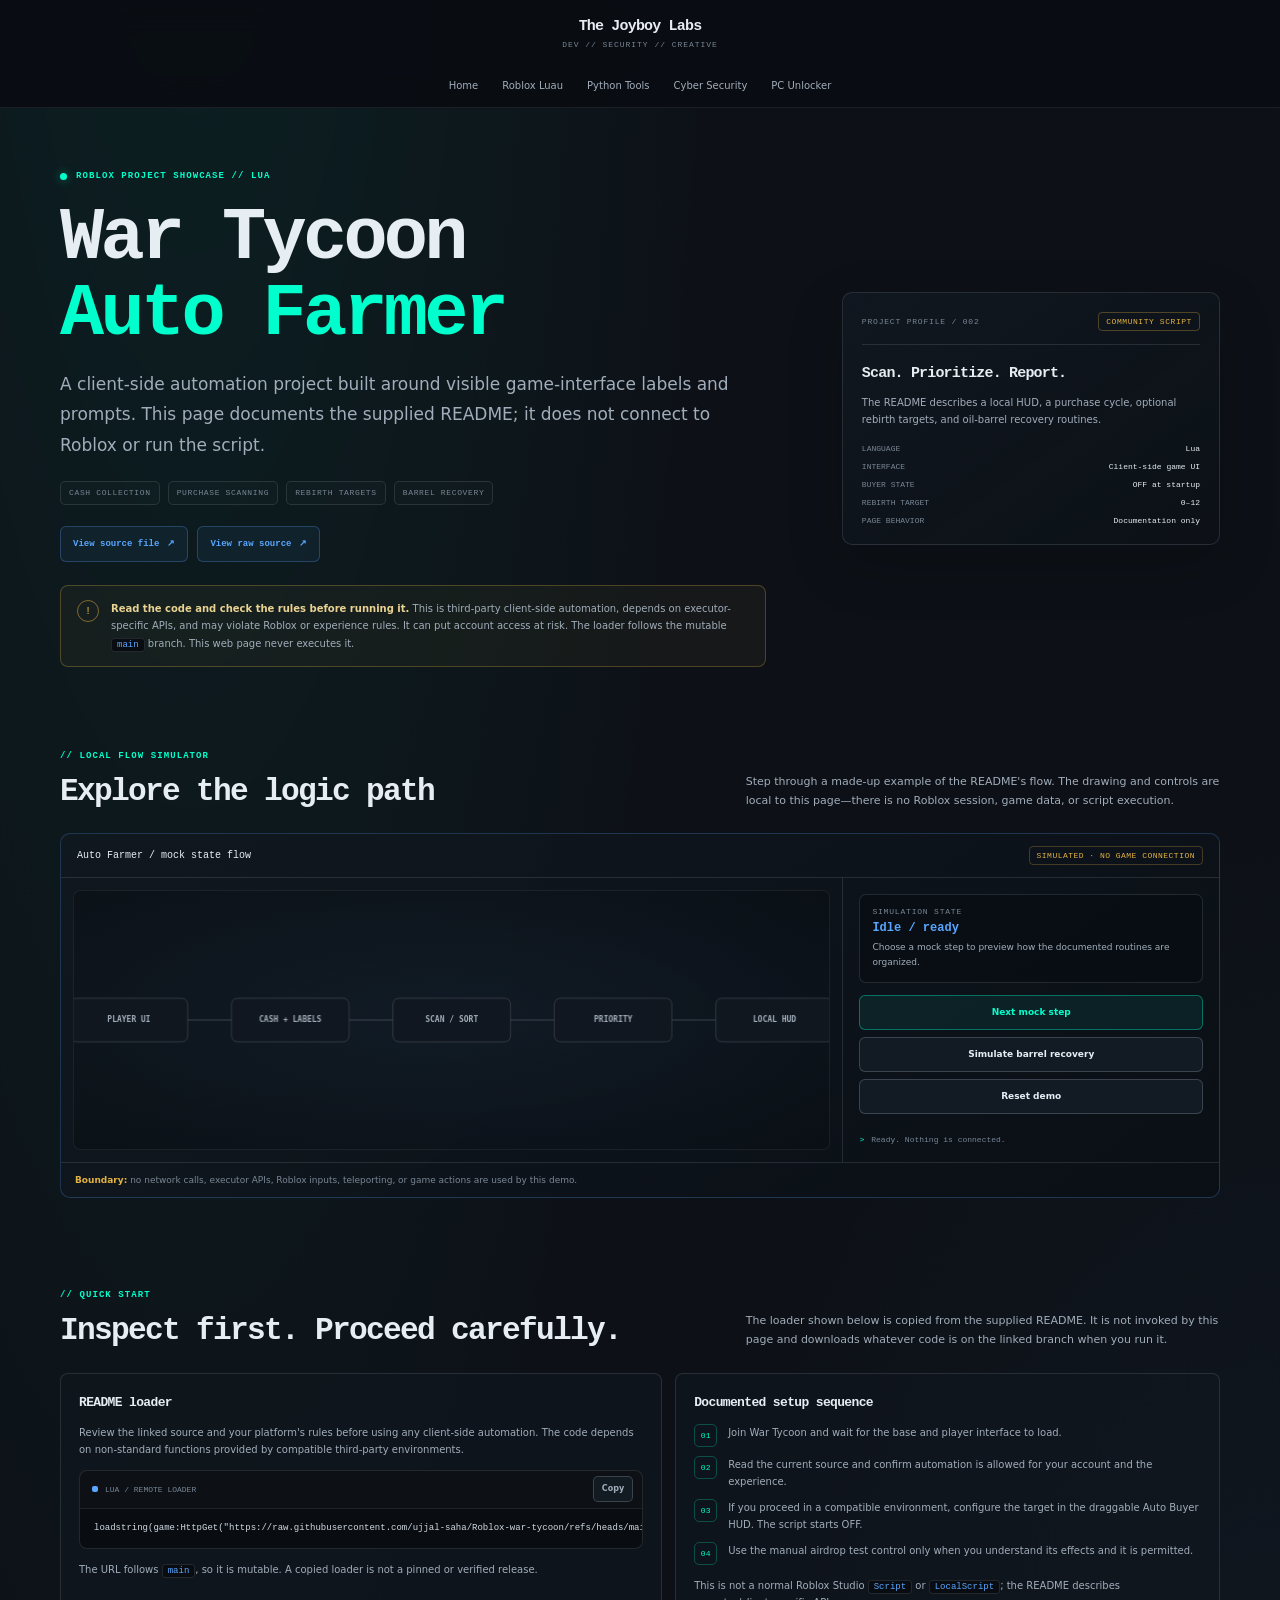
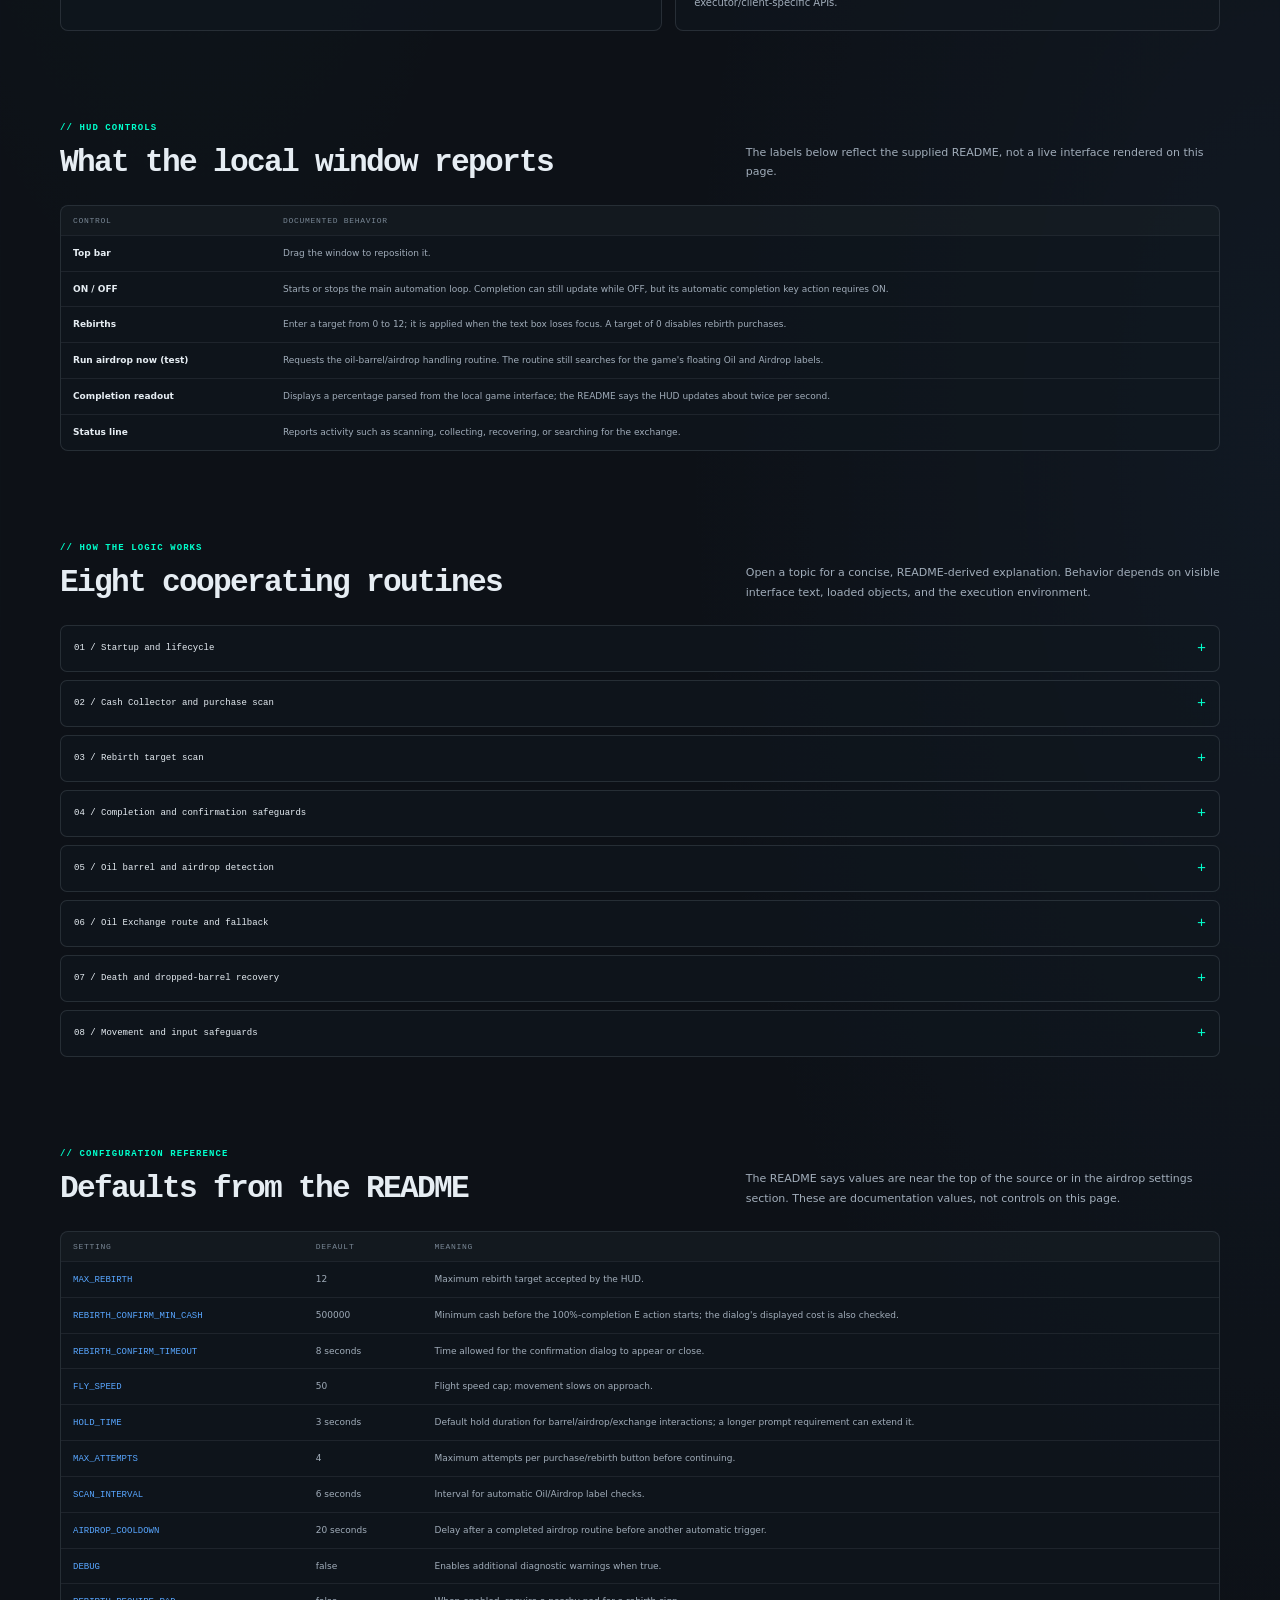
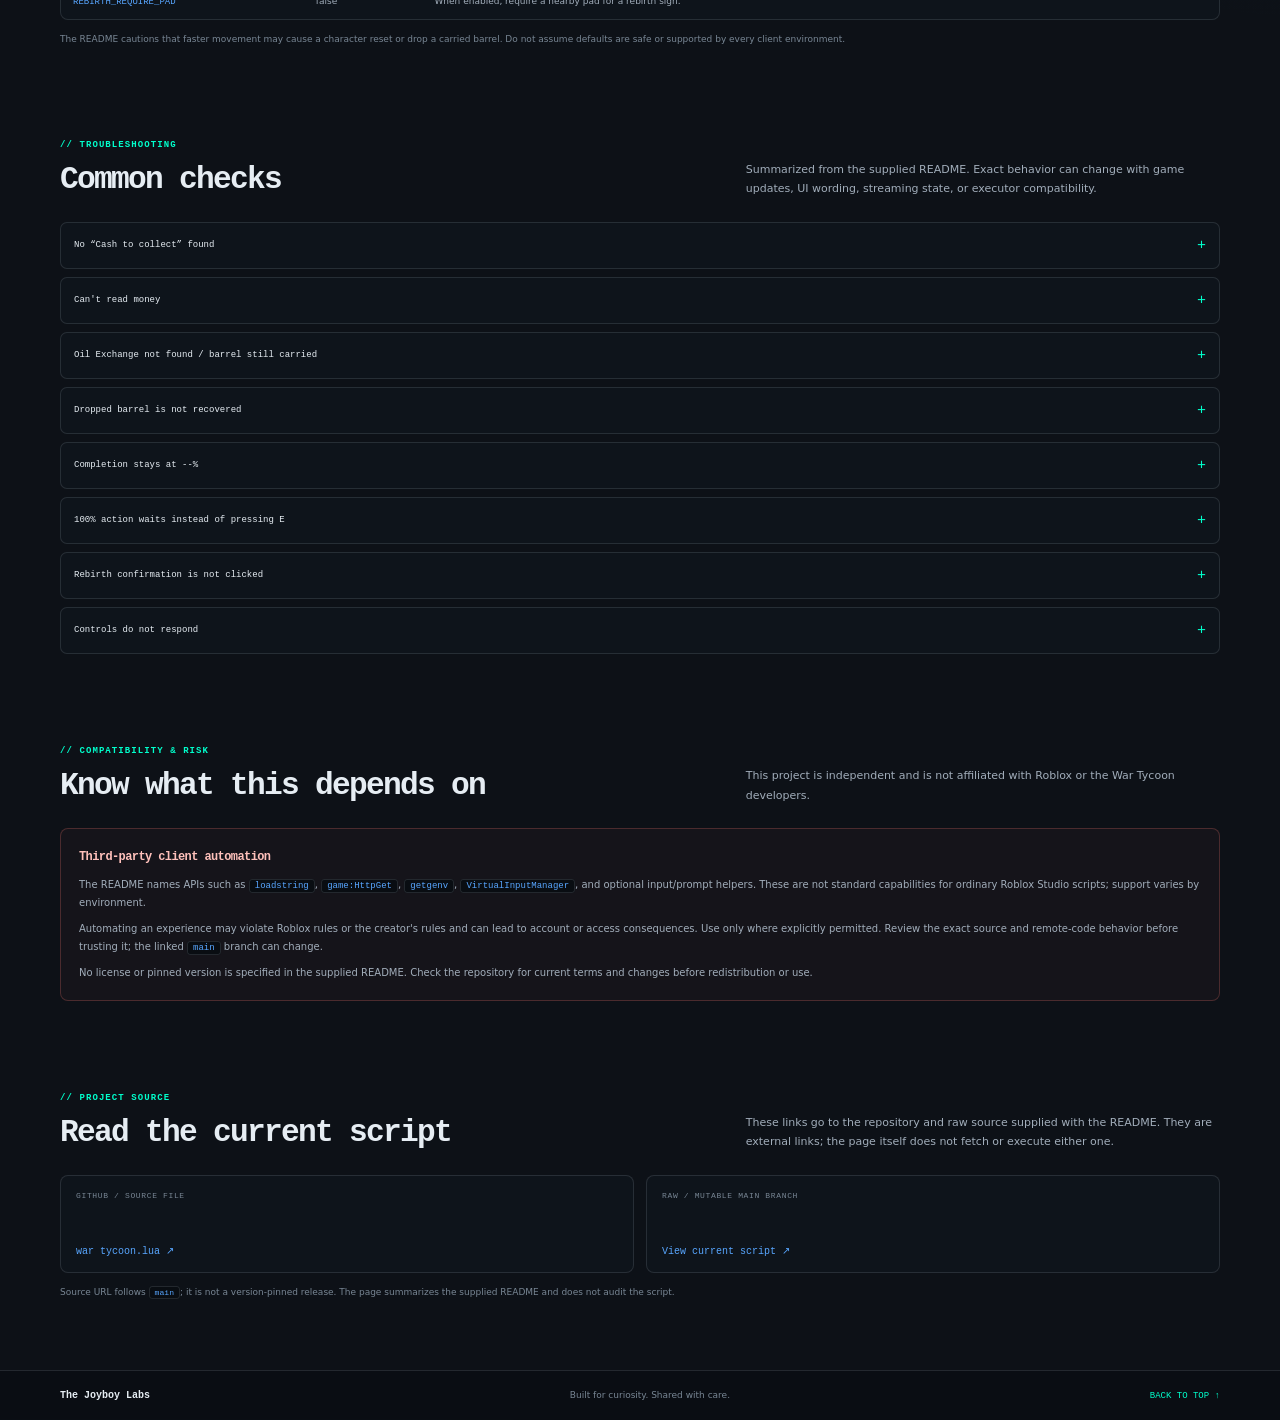
<file: war-tycoon.html>
<!doctype html>
<html lang="en">
<head>
  <meta charset="utf-8">
  <meta name="viewport" content="width=device-width, initial-scale=1">
  <meta name="theme-color" content="#0d1117">
  <meta name="description" content="A documentation and safety-first showcase for War Tycoon Auto Farmer, a client-side Roblox Lua automation project.">
  <title>War Tycoon Auto Farmer — The Joyboy Labs</title>
  <style>
    :root {
      color-scheme: dark;
      --bg: #0d1117;
      --bg-deep: #090d12;
      --panel: #111820;
      --text: #e6edf3;
      --muted: #a1adba;
      --subtle: #788694;
      --line: rgba(139,148,158,.2);
      --line-strong: rgba(139,148,158,.34);
      --cyan: #00ffcc;
      --blue: #58a6ff;
      --amber: #e3b341;
      --red: #ff7b72;
      --violet: #c3a1ff;
      --sans: Inter, ui-sans-serif, system-ui, -apple-system, BlinkMacSystemFont, "Segoe UI", sans-serif;
      --mono: "SFMono-Regular", Consolas, "Liberation Mono", monospace;
      --max: 1160px;
    }
    *, *::before, *::after { box-sizing: border-box; }
    html { scroll-behavior: smooth; scroll-padding-top: 118px; background: var(--bg); }
    body { min-width: 320px; margin: 0; color: var(--text); background: radial-gradient(ellipse at 15% -14%, rgba(0,255,204,.075), transparent 34rem), radial-gradient(ellipse at 100% 44%, rgba(88,166,255,.05), transparent 38rem), var(--bg); font: 15px/1.7 var(--sans); -webkit-font-smoothing: antialiased; text-rendering: optimizeLegibility; }
    a { color: inherit; text-decoration: none; }
    button { font: inherit; }
    :focus-visible { outline: 2px solid var(--cyan); outline-offset: 4px; }
    ::selection { color: #07120f; background: var(--cyan); }
    .wrap { width: min(var(--max), calc(100% - 44px)); margin-inline: auto; }
    .skip-link { position: fixed; z-index: 100; top: 10px; left: 12px; padding: 9px 13px; transform: translateY(-150%); border-radius: 7px; color: #06120f; background: var(--cyan); font-weight: 700; }
    .skip-link:focus { transform: translateY(0); }
    .site-header { position: sticky; z-index: 20; top: 0; border-bottom: 1px solid rgba(139,148,158,.14); background: rgba(9,13,18,.9); backdrop-filter: blur(16px); -webkit-backdrop-filter: blur(16px); }
    .header-inner { display: grid; width: min(var(--max), calc(100% - 44px)); grid-template-rows: 58px 44px; justify-items: center; margin-inline: auto; padding-top: 5px; }
    .brand { display: grid; grid-row: 1; justify-items: center; align-content: center; line-height: 1.15; }
    .brand-name { color: var(--text); font: 700 15px/1.2 var(--mono); letter-spacing: -.055em; animation: reveal 700ms ease-out both; }
    .brand-tag { margin-top: 4px; color: var(--subtle); font: 8px/1.2 var(--mono); letter-spacing: .12em; }
    @keyframes reveal { from { opacity: 0; transform: translateY(5px); } to { opacity: 1; transform: translateY(0); } }
    .primary-nav { display: flex; grid-row: 2; align-items: center; justify-self: center; gap: 4px; }
    .primary-nav a { position: relative; padding: 8px 10px; border-radius: 6px; color: var(--muted); font-size: 10px; transition: color 150ms ease, background 150ms ease; }
    .primary-nav a:hover, .primary-nav a[aria-current="page"] { color: var(--text); background: rgba(255,255,255,.045); }
    .primary-nav a[aria-current="page"]::after { position: absolute; right: 11px; bottom: 3px; left: 11px; height: 1px; background: var(--cyan); content: ""; }
    main { min-height: 70vh; }
    .hero { display: grid; grid-template-columns: minmax(0,1.4fr) minmax(260px,.75fr); align-items: center; gap: clamp(28px,6vw,76px); padding-block: 62px 44px; }
    .eyebrow, .section-label { margin: 0; color: var(--cyan); font: 600 9px/1.5 var(--mono); letter-spacing: .12em; }
    .eyebrow { display: flex; align-items: center; gap: 9px; }
    .status-dot { width: 7px; height: 7px; flex: 0 0 7px; border-radius: 50%; background: var(--cyan); box-shadow: 0 0 10px rgba(0,255,204,.45); }
    h1, h2, h3, h4 { font-family: var(--mono); font-weight: 560; letter-spacing: -.05em; }
    h1 { margin: 17px 0 15px; font-size: clamp(2.45rem,6.1vw,4.6rem); line-height: 1.04; }
    h2 { letter-spacing: -.055em; }
    .accent { color: var(--cyan); }
    .hero-lead { max-width: 690px; margin: 0; color: var(--muted); font-size: clamp(14px,1.6vw,17px); line-height: 1.8; }
    .badge-row { display: flex; flex-wrap: wrap; gap: 8px; margin-top: 21px; }
    .badge { padding: 5px 8px; border: 1px solid var(--line); border-radius: 5px; color: var(--subtle); background: rgba(255,255,255,.015); font: 8px/1.4 var(--mono); letter-spacing: .08em; }
    .source-actions { display: flex; flex-wrap: wrap; gap: 9px; margin-top: 21px; }
    .source-button { display: inline-flex; min-height: 36px; align-items: center; justify-content: center; gap: 8px; padding: 0 12px; border: 1px solid rgba(88,166,255,.28); border-radius: 6px; color: var(--blue); background: rgba(88,166,255,.06); font: 600 9px var(--mono); transition: border-color 140ms ease, background 140ms ease; }
    .source-button:hover { border-color: var(--blue); background: rgba(88,166,255,.12); }
    .hero-card { padding: 19px; border: 1px solid var(--line); border-radius: 10px; background: linear-gradient(145deg,rgba(17,24,32,.95),rgba(12,17,23,.84)); box-shadow: 0 20px 55px rgba(0,0,0,.18); }
    .hero-card-head { display: flex; align-items: center; justify-content: space-between; gap: 12px; padding-bottom: 13px; border-bottom: 1px solid var(--line); }
    .hero-card-head span:first-child { color: var(--subtle); font: 8px var(--mono); letter-spacing: .1em; }
    .status-pill { padding: 4px 7px; border: 1px solid rgba(227,179,65,.3); border-radius: 4px; color: var(--amber); font: 8px var(--mono); letter-spacing: .07em; }
    .hero-card h2 { margin: 16px 0 7px; font-size: 15px; }
    .hero-card p { margin: 0; color: var(--muted); font-size: 10px; line-height: 1.7; }
    .hero-specs { display: grid; gap: 9px; margin: 16px 0 0; padding: 0; list-style: none; }
    .hero-specs li { display: flex; justify-content: space-between; gap: 12px; color: var(--subtle); font: 8px var(--mono); }
    .hero-specs strong { color: var(--text); font-weight: 500; text-align: right; }
    .warning { display: grid; grid-template-columns: 23px 1fr; gap: 11px; margin-top: 23px; padding: 14px 16px; border: 1px solid rgba(227,179,65,.28); border-radius: 8px; background: rgba(227,179,65,.045); }
    .warning-mark { display: grid; width: 22px; height: 22px; place-items: center; border: 1px solid rgba(227,179,65,.5); border-radius: 50%; color: var(--amber); font: 11px var(--mono); }
    .warning p { margin: 0; color: var(--muted); font-size: 10px; line-height: 1.75; }
    .warning strong { color: #ead392; }
    .section { padding-block: 39px 52px; }
    .section-head { display: grid; grid-template-columns: minmax(0,1fr) minmax(220px,.72fr); align-items: end; gap: 27px; margin-bottom: 21px; }
    .section-head h2 { margin: 8px 0 0; font-size: clamp(1.4rem,2.8vw,1.95rem); line-height: 1.3; }
    .section-intro { max-width: 490px; margin: 0 0 2px; color: var(--muted); font-size: 11px; line-height: 1.75; }
    .panel { border: 1px solid var(--line); border-radius: 9px; background: rgba(16,23,30,.72); }
    .demo-shell { overflow: hidden; border: 1px solid rgba(88,166,255,.24); border-radius: 10px; background: linear-gradient(145deg,rgba(17,24,32,.95),rgba(11,16,22,.96)); }
    .demo-top { display: flex; align-items: center; justify-content: space-between; gap: 13px; padding: 12px 16px; border-bottom: 1px solid var(--line); }
    .demo-title { color: var(--text); font: 10px var(--mono); }
    .mock-pill { padding: 4px 7px; border: 1px solid rgba(227,179,65,.26); border-radius: 4px; color: var(--amber); font: 8px var(--mono); letter-spacing: .06em; }
    .demo-grid { display: grid; grid-template-columns: minmax(0,1.5fr) minmax(240px,.72fr); }
    .canvas-frame { min-width: 0; padding: 12px; border-right: 1px solid var(--line); }
    #flowCanvas { display: block; width: 100%; height: 260px; border: 1px solid rgba(139,148,158,.12); border-radius: 7px; background: radial-gradient(ellipse at 50% 50%,rgba(22,36,50,.45),rgba(8,13,18,.5)); }
    .demo-controls { display: flex; flex-direction: column; gap: 12px; padding: 16px; }
    .state-box { padding: 12px; border: 1px solid var(--line); border-radius: 7px; background: rgba(8,13,18,.6); }
    .state-label { display: block; color: var(--subtle); font: 8px var(--mono); letter-spacing: .1em; }
    .state-title { display: block; margin-top: 5px; color: var(--blue); font: 600 12px var(--mono); }
    .state-description { margin: 5px 0 0; color: var(--muted); font-size: 9px; line-height: 1.65; }
    .control-buttons { display: grid; gap: 7px; }
    .demo-button { display: inline-flex; min-height: 35px; align-items: center; justify-content: center; padding: 0 10px; border: 1px solid var(--line-strong); border-radius: 6px; color: var(--text); background: #121b24; font-size: 9px; font-weight: 650; cursor: pointer; transition: border-color 140ms ease, color 140ms ease, background 140ms ease; }
    .demo-button:hover { border-color: var(--cyan); color: var(--cyan); background: rgba(0,255,204,.05); }
    .demo-button.primary { border-color: rgba(0,255,204,.36); color: var(--cyan); background: rgba(0,255,204,.07); }
    .demo-button.primary:hover { background: rgba(0,255,204,.13); }
    .event-log { display: grid; gap: 5px; max-height: 89px; overflow: auto; margin: auto 0 0; padding: 0; list-style: none; }
    .event-log li { color: var(--subtle); font: 8px/1.5 var(--mono); }
    .event-log li::before { margin-right: 7px; color: var(--cyan); content: ">"; }
    .demo-foot { padding: 10px 14px; border-top: 1px solid var(--line); color: var(--subtle); font-size: 9px; line-height: 1.6; }
    .demo-foot strong { color: var(--amber); }
    .two-col { display: grid; grid-template-columns: minmax(0,1.05fr) minmax(0,.95fr); gap: 13px; }
    .content-card { padding: 18px; border: 1px solid var(--line); border-radius: 8px; background: rgba(17,24,32,.62); }
    .content-card h3 { margin: 0 0 10px; font-size: 13px; }
    .content-card p { margin: 0 0 11px; color: var(--muted); font-size: 10px; line-height: 1.75; }
    .content-card p:last-child { margin-bottom: 0; }
    .steps { display: grid; gap: 9px; margin: 0; padding: 0; list-style: none; counter-reset: quick; }
    .steps li { display: grid; grid-template-columns: 25px 1fr; gap: 9px; color: var(--muted); font-size: 10px; line-height: 1.7; counter-increment: quick; }
    .steps li::before { display: grid; width: 23px; height: 23px; place-items: center; border: 1px solid rgba(0,255,204,.25); border-radius: 5px; color: var(--cyan); content: counter(quick,decimal-leading-zero); font: 8px var(--mono); }
    .steps strong { color: var(--text); }
    .code-card { overflow: hidden; border: 1px solid var(--line); border-radius: 8px; background: var(--bg-deep); }
    .code-toolbar { display: flex; min-height: 38px; align-items: center; justify-content: space-between; gap: 10px; padding: 5px 9px 5px 12px; border-bottom: 1px solid rgba(139,148,158,.13); background: rgba(255,255,255,.015); }
    .code-file { display: inline-flex; align-items: center; gap: 7px; color: var(--subtle); font: 8px var(--mono); }
    .file-dot { width: 6px; height: 6px; border-radius: 2px; background: var(--blue); }
    .copy-button { display: inline-flex; min-height: 26px; align-items: center; gap: 5px; padding: 0 8px; border: 1px solid var(--line-strong); border-radius: 5px; color: var(--muted); background: #121a22; font-size: 8px; font-weight: 600; cursor: pointer; }
    .copy-button:hover { border-color: var(--cyan); color: var(--cyan); }
    .copy-button.is-copied { border-color: rgba(0,255,204,.4); color: var(--cyan); }
    .copy-button.is-error { border-color: rgba(255,123,114,.4); color: var(--red); }
    pre { max-width: 100%; overflow: auto; margin: 0; scrollbar-color: #35424e #090d12; scrollbar-width: thin; }
    pre code { display: block; min-width: max-content; padding: 12px 14px; color: #d2dae2; font: 9px/1.7 var(--mono); white-space: pre; }
    .inline-code { padding: 1px 5px; border: 1px solid var(--line); border-radius: 3px; color: var(--blue); background: var(--bg-deep); font: .9em var(--mono); }
    .tok-call { color: #d2a8ff; }
    .tok-str { color: #a5d6ff; }
    .tok-comment { color: #778694; font-style: italic; }
    .table-wrap { overflow: auto; border: 1px solid var(--line); border-radius: 8px; background: rgba(17,24,32,.52); }
    table { width: 100%; border-collapse: collapse; text-align: left; }
    th, td { padding: 10px 12px; border-bottom: 1px solid rgba(139,148,158,.13); vertical-align: top; }
    th { color: var(--subtle); background: rgba(255,255,255,.02); font: 8px var(--mono); letter-spacing: .09em; text-transform: uppercase; }
    td { color: var(--muted); font-size: 9px; line-height: 1.65; }
    tr:last-child td { border-bottom: 0; }
    td strong { color: var(--text); font-weight: 620; }
    td code { color: var(--blue); font: 9px var(--mono); white-space: nowrap; }
    .logic-grid { display: grid; gap: 8px; }
    .logic-grid details, .troubleshooting details { overflow: hidden; border: 1px solid var(--line); border-radius: 7px; background: rgba(17,24,32,.52); }
    summary { display: flex; min-height: 45px; align-items: center; justify-content: space-between; gap: 13px; padding: 10px 13px; color: var(--text); cursor: pointer; list-style: none; font: 9px var(--mono); }
    summary::-webkit-details-marker { display: none; }
    summary::after { color: var(--cyan); content: "+"; font: 15px var(--mono); }
    details[open] summary::after { content: "−"; }
    .detail-body { padding: 0 13px 13px; border-top: 1px solid rgba(139,148,158,.12); }
    .detail-body p, .detail-body li { color: var(--muted); font-size: 9px; line-height: 1.75; }
    .detail-body p { margin: 10px 0 0; }
    .detail-body ul, .detail-body ol { display: grid; gap: 5px; margin: 9px 0 0; padding-left: 18px; }
    .detail-body strong { color: var(--text); font-weight: 620; }
    .detail-body code { color: var(--blue); font: .92em var(--mono); }
    .troubleshooting { display: grid; gap: 8px; }
    .risk-card { border: 1px solid rgba(255,123,114,.23); border-radius: 8px; background: rgba(255,123,114,.035); }
    .risk-card h3 { margin: 0 0 9px; color: #ffc1bb; font-size: 12px; }
    .risk-card p { margin: 0 0 9px; color: var(--muted); font-size: 10px; line-height: 1.75; }
    .risk-card p:last-child { margin-bottom: 0; }
    .source-grid { display: grid; grid-template-columns: repeat(2,minmax(0,1fr)); gap: 12px; }
    .source-card { display: flex; min-height: 98px; flex-direction: column; justify-content: space-between; gap: 12px; padding: 15px; border: 1px solid var(--line); border-radius: 8px; background: rgba(17,24,32,.55); transition: border-color 140ms ease, transform 140ms ease; }
    .source-card:hover { transform: translateY(-2px); border-color: rgba(88,166,255,.5); }
    .source-card span:first-child { color: var(--subtle); font: 8px var(--mono); letter-spacing: .08em; }
    .source-card strong { color: var(--blue); font: 10px var(--mono); overflow-wrap: anywhere; }
    .source-note { margin: 12px 0 0; color: var(--subtle); font-size: 9px; line-height: 1.7; }
    .site-footer { margin-top: 18px; border-top: 1px solid var(--line); background: rgba(8,12,17,.56); }
    .footer-inner { display: flex; flex-wrap: wrap; align-items: center; justify-content: space-between; gap: 10px 18px; padding-block: 17px; }
    .footer-brand { color: var(--text); font: 600 10px var(--mono); }
    .footer-inner p, .footer-inner span { margin: 0; color: var(--subtle); font-size: 9px; }
    .back-top { color: var(--cyan) !important; font: 9px var(--mono) !important; }
    @media (max-width: 900px) {
      .hero { grid-template-columns: 1fr; gap: 23px; padding-top: 45px; }
      .hero-card { max-width: 650px; }
      .demo-grid { grid-template-columns: 1fr; }
      .canvas-frame { border-right: 0; border-bottom: 1px solid var(--line); }
      .demo-controls { display: grid; grid-template-columns: minmax(0,.8fr) minmax(210px,1fr); align-items: start; }
      .control-buttons { grid-column: 2; grid-row: 1 / span 2; }
      .event-log { grid-column: 1; grid-row: 2; margin-top: -3px; }
    }
    @media (max-width: 650px) {
      .wrap, .header-inner { width: min(100% - 32px,var(--max)); }
      .header-inner { min-height: 68px; grid-template-rows: auto auto; gap: 7px; padding-block: 8px 9px; }
      .brand-tag { display: none; }
      .primary-nav { width: 100%; flex-wrap: wrap; justify-content: center; gap: 1px; }
      .primary-nav a { padding: 7px 7px; font-size: 8px; }
      .hero { padding-block: 38px 27px; }
      .section { padding-block: 31px 40px; }
      .section-head { grid-template-columns: 1fr; gap: 8px; }
      .two-col, .source-grid { grid-template-columns: 1fr; }
      #flowCanvas { height: 350px; }
      .demo-controls { display: flex; }
      .event-log { margin-top: 0; }
      .demo-top { align-items: flex-start; flex-direction: column; }
      .table-wrap { margin-inline: -1px; }
      th, td { padding: 9px 10px; }
      .footer-inner { align-items: flex-start; flex-direction: column; }
    }
    @media (prefers-reduced-motion: reduce) {
      html { scroll-behavior: auto; }
      *, *::before, *::after { animation-duration: .01ms !important; animation-iteration-count: 1 !important; scroll-behavior: auto !important; transition-duration: .01ms !important; }
    }
  </style>
</head>
<body>
  <a class="skip-link" href="#main">Skip to content</a>
  <header class="site-header">
    <div class="header-inner">
      <a class="brand" href="index.html" aria-label="The Joyboy Labs home"><span class="brand-name">The Joyboy Labs</span><span class="brand-tag">DEV // SECURITY // CREATIVE</span></a>
      <nav class="primary-nav" aria-label="Primary navigation">
        <a href="index.html">Home</a>
        <a href="roblox.html">Roblox Luau</a>
        <a href="python.html">Python Tools</a>
        <a href="cyber.html">Cyber Security</a>
        <a href="pc-unlocker.html">PC Unlocker</a>
      </nav>
    </div>
  </header>

  <main id="main">
    <section class="hero wrap" aria-labelledby="page-title">
      <div>
        <p class="eyebrow"><span class="status-dot"></span> ROBLOX PROJECT SHOWCASE // LUA</p>
        <h1 id="page-title">War Tycoon<br><span class="accent">Auto Farmer</span></h1>
        <p class="hero-lead">A client-side automation project built around visible game-interface labels and prompts. This page documents the supplied README; it does not connect to Roblox or run the script.</p>
        <div class="badge-row" aria-label="Project features">
          <span class="badge">CASH COLLECTION</span><span class="badge">PURCHASE SCANNING</span><span class="badge">REBIRTH TARGETS</span><span class="badge">BARREL RECOVERY</span>
        </div>
        <div class="source-actions">
          <a class="source-button" href="https://github.com/ujjal-saha/Roblox-war-tycoon/blob/main/war%20tycoon.lua" target="_blank" rel="noopener noreferrer">View source file <span aria-hidden="true">↗</span></a>
          <a class="source-button" href="https://raw.githubusercontent.com/ujjal-saha/Roblox-war-tycoon/refs/heads/main/war%20tycoon.lua" target="_blank" rel="noopener noreferrer">View raw source <span aria-hidden="true">↗</span></a>
        </div>
        <div class="warning" role="note">
          <span class="warning-mark" aria-hidden="true">!</span>
          <p><strong>Read the code and check the rules before running it.</strong> This is third-party client-side automation, depends on executor-specific APIs, and may violate Roblox or experience rules. It can put account access at risk. The loader follows the mutable <code class="inline-code">main</code> branch. This web page never executes it.</p>
        </div>
      </div>
      <aside class="hero-card" aria-label="Project summary">
        <div class="hero-card-head"><span>PROJECT PROFILE / 002</span><span class="status-pill">COMMUNITY SCRIPT</span></div>
        <h2>Scan. Prioritize. Report.</h2>
        <p>The README describes a local HUD, a purchase cycle, optional rebirth targets, and oil-barrel recovery routines.</p>
        <ul class="hero-specs">
          <li><span>LANGUAGE</span><strong>Lua</strong></li>
          <li><span>INTERFACE</span><strong>Client-side game UI</strong></li>
          <li><span>BUYER STATE</span><strong>OFF at startup</strong></li>
          <li><span>REBIRTH TARGET</span><strong>0–12</strong></li>
          <li><span>PAGE BEHAVIOR</span><strong>Documentation only</strong></li>
        </ul>
      </aside>
    </section>

    <section class="section wrap" aria-labelledby="demo-title">
      <div class="section-head">
        <div><p class="section-label">// LOCAL FLOW SIMULATOR</p><h2 id="demo-title">Explore the logic path</h2></div>
        <p class="section-intro">Step through a made-up example of the README's flow. The drawing and controls are local to this page—there is no Roblox session, game data, or script execution.</p>
      </div>
      <div class="demo-shell">
        <div class="demo-top"><span class="demo-title">Auto Farmer / mock state flow</span><span class="mock-pill">SIMULATED · NO GAME CONNECTION</span></div>
        <div class="demo-grid">
          <div class="canvas-frame"><canvas id="flowCanvas" role="img" aria-label="Local simulation diagram: player interface, cash and labels, purchase scan, priority routines, and HUD status"></canvas></div>
          <div class="demo-controls">
            <div class="state-box" aria-live="polite"><span class="state-label">SIMULATION STATE</span><strong class="state-title" id="stateTitle">Idle / ready</strong><p class="state-description" id="stateDescription">Choose a mock step to preview how the documented routines are organized.</p></div>
            <div class="control-buttons"><button class="demo-button primary" id="nextStep" type="button">Next mock step</button><button class="demo-button" id="barrelStep" type="button">Simulate barrel recovery</button><button class="demo-button" id="resetDemo" type="button">Reset demo</button></div>
            <ul class="event-log" id="eventLog" aria-label="Simulation event log" aria-live="polite"><li>Ready. Nothing is connected.</li></ul>
          </div>
        </div>
        <div class="demo-foot"><strong>Boundary:</strong> no network calls, executor APIs, Roblox inputs, teleporting, or game actions are used by this demo.</div>
      </div>
    </section>

    <section class="section wrap" id="quick-start" aria-labelledby="quick-title">
      <div class="section-head"><div><p class="section-label">// QUICK START</p><h2 id="quick-title">Inspect first. Proceed carefully.</h2></div><p class="section-intro">The loader shown below is copied from the supplied README. It is not invoked by this page and downloads whatever code is on the linked branch when you run it.</p></div>
      <div class="two-col">
        <article class="content-card">
          <h3>README loader</h3>
          <p>Review the linked source and your platform's rules before using any client-side automation. The code depends on non-standard functions provided by compatible third-party environments.</p>
          <div class="code-card"><div class="code-toolbar"><span class="code-file"><i class="file-dot"></i> LUA / REMOTE LOADER</span><button class="copy-button" type="button" aria-label="Copy Lua loader"><span class="copy-label">Copy</span></button></div><pre><code>loadstring(game:HttpGet("https://raw.githubusercontent.com/ujjal-saha/Roblox-war-tycoon/refs/heads/main/war%20tycoon.lua"))()</code></pre></div>
          <p style="margin-top:12px">The URL follows <code class="inline-code">main</code>, so it is mutable. A copied loader is not a pinned or verified release.</p>
        </article>
        <article class="content-card">
          <h3>Documented setup sequence</h3>
          <ol class="steps">
            <li>Join War Tycoon and wait for the base and player interface to load.</li>
            <li>Read the current source and confirm automation is allowed for your account and the experience.</li>
            <li>If you proceed in a compatible environment, configure the target in the draggable Auto Buyer HUD. The script starts OFF.</li>
            <li>Use the manual airdrop test control only when you understand its effects and it is permitted.</li>
          </ol>
          <p style="margin-top:12px">This is not a normal Roblox Studio <code class="inline-code">Script</code> or <code class="inline-code">LocalScript</code>; the README describes executor/client-specific APIs.</p>
        </article>
      </div>
    </section>

    <section class="section wrap" aria-labelledby="hud-title">
      <div class="section-head"><div><p class="section-label">// HUD CONTROLS</p><h2 id="hud-title">What the local window reports</h2></div><p class="section-intro">The labels below reflect the supplied README, not a live interface rendered on this page.</p></div>
      <div class="table-wrap"><table><thead><tr><th>Control</th><th>Documented behavior</th></tr></thead><tbody>
        <tr><td><strong>Top bar</strong></td><td>Drag the window to reposition it.</td></tr>
        <tr><td><strong>ON / OFF</strong></td><td>Starts or stops the main automation loop. Completion can still update while OFF, but its automatic completion key action requires ON.</td></tr>
        <tr><td><strong>Rebirths</strong></td><td>Enter a target from 0 to 12; it is applied when the text box loses focus. A target of 0 disables rebirth purchases.</td></tr>
        <tr><td><strong>Run airdrop now (test)</strong></td><td>Requests the oil-barrel/airdrop handling routine. The routine still searches for the game's floating Oil and Airdrop labels.</td></tr>
        <tr><td><strong>Completion readout</strong></td><td>Displays a percentage parsed from the local game interface; the README says the HUD updates about twice per second.</td></tr>
        <tr><td><strong>Status line</strong></td><td>Reports activity such as scanning, collecting, recovering, or searching for the exchange.</td></tr>
      </tbody></table></div>
    </section>

    <section class="section wrap" aria-labelledby="logic-title">
      <div class="section-head"><div><p class="section-label">// HOW THE LOGIC WORKS</p><h2 id="logic-title">Eight cooperating routines</h2></div><p class="section-intro">Open a topic for a concise, README-derived explanation. Behavior depends on visible interface text, loaded objects, and the execution environment.</p></div>
      <div class="logic-grid">
        <details><summary>01 / Startup and lifecycle</summary><div class="detail-body"><p>The script obtains the local player and <code>PlayerGui</code>, builds a draggable <code>ScreenGui</code>, removes a previous HUD, disconnects stored connections, and increments a shared run ID. Background loops check that ID so an older run can stop when replaced. The buyer starts OFF.</p></div></details>
        <details><summary>02 / Cash Collector and purchase scan</summary><div class="detail-body"><p>The scanner looks through visible <code>BillboardGui</code> and <code>SurfaceGui</code> text in loaded workspace and player UI, resolves an adornee/parent to a part, and checks ownership clues. It keeps a still-valid selected collector or chooses a nearby candidate; its position is remembered as <code>lastCollectorPos</code>.</p><p>Cash is read from likely <code>leaderstats</code> values (cash, money, coins) or visible dollar-formatted HUD text. Price parsing supports plain values and <code>k</code>, <code>m</code>, <code>b</code>, and <code>t</code>. Excluded labels include exchange-related purchase text. Affordable buttons are sorted cheapest-first; after each visit, disappearance of the sign or a balance change is used as a success clue. Failed buys are retried up to the configured attempt count.</p></div></details>
        <details><summary>03 / Rebirth target scan</summary><div class="detail-body"><p>The scanner looks for short interface labels with a number followed by “Rebirth,” filters likely information signs and long instructions, and checks base ownership or proximity to the remembered collector. A nearby pad can optionally be required.</p><p>Targets are ordered from the smallest rebirth number. Off-screen targets may be remembered while the script requests streaming and scans again. Failed targets can be temporarily skipped; the accepted ceiling is 12, while 0 disables this automation.</p></div></details>
        <details><summary>04 / Completion and confirmation safeguards</summary><div class="detail-body"><p>A local <code>PlayerGui</code> reader looks for “Completion” and a percentage in one label, a shared UI container, or a nearby percentage label. At 100%, one action is armed for that cycle. It waits for Auto Buyer ON, idle delivery/airdrop/barrel routines, and readable cash of at least $500,000 (the amount shown in the supplied confirmation screenshot).</p><ol><li>Hold E for two seconds and release.</li><li>Find a visible Rebirth confirmation with a readable <code>Cost:</code>.</li><li>Re-check cash against the dialog cost; cancel when available and wait if funds are insufficient.</li><li>Click Confirm only after the amount is met; increment a positive target only after the dialog closes, capped at 12.</li></ol><p>If the dialog, cost, or close event cannot be identified, the target is not incremented. A target of 0 or an empty field stays disabled. The completion action rearms after progress drops below 100%.</p></div></details>
        <details><summary>05 / Oil barrel and airdrop detection</summary><div class="detail-body"><p>Floating <code>BillboardGui</code> text containing Oil or Airdrop plus a distance is used to identify targets. Distance suffixes such as k, m, and b are parsed; a cooldown helps avoid repeated triggers. The manual HUD test requests the same handling sequence.</p><p>After pickup, the associated barrel object is remembered because its floating label may change. A carried or tracked barrel becomes pending delivery and blocks unrelated travel until the delivery attempt is resolved.</p></div></details>
        <details><summary>06 / Oil Exchange route and fallback</summary><div class="detail-body"><p>With a barrel pending, the script first returns by flight to the remembered Cash Collector area to help stream the base back in. It then searches for exchange clues in labels, prompts, and part/model names.</p><p>The price-bearing “$100,000 PARTS $100,000 OIL EXCHANGE” sign is treated as a purchase pad, not the physical exchanger, and price-bearing purchase cues are filtered. If no usable exchanger is found, it searches for a floating “Resource Collection … studs” marker and ranks candidates by 3D distance from the remembered collector, not by the changing UI distance. If neither marker is usable, delivery may remain unresolved.</p></div></details>
        <details><summary>07 / Death and dropped-barrel recovery</summary><div class="detail-body"><p>A character-death watcher records a tracked/carried barrel and marks recovery pending. After respawn, it searches for the floating Oil distance label, preferring a target near the last known position. Recovery and exchange work take priority over rebirths and construction-button trips; pending state is cleared only after delivery has been attempted and the dropped label is no longer detected.</p></div></details>
        <details><summary>08 / Movement and input safeguards</summary><div class="detail-body"><p>Ordinary target travel uses the teleport helper only when there is no pending/carried barrel. During delivery, flight is restricted to the intended collector/exchange route. Flight speed defaults to 50 and slows near the destination.</p><p>The script intentionally does not move equipped Tool objects into the Backpack; it releases a stuck mouse input when enabled instead, avoiding the reported ACS weapon-reference failure associated with reparenting an equipped tool.</p></div></details>
      </div>
    </section>

    <section class="section wrap" aria-labelledby="config-title">
      <div class="section-head"><div><p class="section-label">// CONFIGURATION REFERENCE</p><h2 id="config-title">Defaults from the README</h2></div><p class="section-intro">The README says values are near the top of the source or in the airdrop settings section. These are documentation values, not controls on this page.</p></div>
      <div class="table-wrap"><table><thead><tr><th>Setting</th><th>Default</th><th>Meaning</th></tr></thead><tbody>
        <tr><td><code>MAX_REBIRTH</code></td><td>12</td><td>Maximum rebirth target accepted by the HUD.</td></tr>
        <tr><td><code>REBIRTH_CONFIRM_MIN_CASH</code></td><td>500000</td><td>Minimum cash before the 100%-completion E action starts; the dialog's displayed cost is also checked.</td></tr>
        <tr><td><code>REBIRTH_CONFIRM_TIMEOUT</code></td><td>8 seconds</td><td>Time allowed for the confirmation dialog to appear or close.</td></tr>
        <tr><td><code>FLY_SPEED</code></td><td>50</td><td>Flight speed cap; movement slows on approach.</td></tr>
        <tr><td><code>HOLD_TIME</code></td><td>3 seconds</td><td>Default hold duration for barrel/airdrop/exchange interactions; a longer prompt requirement can extend it.</td></tr>
        <tr><td><code>MAX_ATTEMPTS</code></td><td>4</td><td>Maximum attempts per purchase/rebirth button before continuing.</td></tr>
        <tr><td><code>SCAN_INTERVAL</code></td><td>6 seconds</td><td>Interval for automatic Oil/Airdrop label checks.</td></tr>
        <tr><td><code>AIRDROP_COOLDOWN</code></td><td>20 seconds</td><td>Delay after a completed airdrop routine before another automatic trigger.</td></tr>
        <tr><td><code>DEBUG</code></td><td>false</td><td>Enables additional diagnostic warnings when true.</td></tr>
        <tr><td><code>REBIRTH_REQUIRE_PAD</code></td><td>false</td><td>When enabled, require a nearby pad for a rebirth sign.</td></tr>
      </tbody></table></div>
      <p class="source-note">The README cautions that faster movement may cause a character reset or drop a carried barrel. Do not assume defaults are safe or supported by every client environment.</p>
    </section>

    <section class="section wrap" aria-labelledby="trouble-title">
      <div class="section-head"><div><p class="section-label">// TROUBLESHOOTING</p><h2 id="trouble-title">Common checks</h2></div><p class="section-intro">Summarized from the supplied README. Exact behavior can change with game updates, UI wording, streaming state, or executor compatibility.</p></div>
      <div class="troubleshooting">
        <details><summary>No “Cash to collect” found</summary><div class="detail-body"><p>Wait for the base and collector label to load. The scanner relies on visible UI text and ownership clues.</p></div></details>
        <details><summary>Can't read money</summary><div class="detail-body"><p>Confirm cash is exposed in a likely leaderstats value or visible as dollar-formatted HUD text; otherwise the scan may have no reliable balance.</p></div></details>
        <details><summary>Oil Exchange not found / barrel still carried</summary><div class="detail-body"><p>Check whether a usable exchanger or Resource Collection fallback marker is streamed in. The fallback may not be the correct deposit point; the README says delivery can remain unresolved if no valid interaction target is recognized.</p></div></details>
        <details><summary>Dropped barrel is not recovered</summary><div class="detail-body"><p>After respawn, the recovery scanner expects a floating Oil distance label. If it is absent, the target may not be found.</p></div></details>
        <details><summary>Completion stays at --%</summary><div class="detail-body"><p>The local PlayerGui reader expects recognizable completion text. A server-only value or differently worded interface may not be detected.</p></div></details>
        <details><summary>100% action waits instead of pressing E</summary><div class="detail-body"><p>According to the README, Auto Buyer must be ON, delivery/airdrop handling idle, and cash readable at or above $500,000 before the confirmation flow begins.</p></div></details>
        <details><summary>Rebirth confirmation is not clicked</summary><div class="detail-body"><p>The script expects a visible Rebirth dialog with a parseable Cost label and sufficient cash. If the dialog or button differs, it leaves the target unchanged.</p></div></details>
        <details><summary>Controls do not respond</summary><div class="detail-body"><p>Confirm that the buyer is ON for automated actions and that the environment supports the client APIs the script expects. These APIs are not standard Roblox Studio script features.</p></div></details>
      </div>
    </section>

    <section class="section wrap" aria-labelledby="compat-title">
      <div class="section-head"><div><p class="section-label">// COMPATIBILITY &amp; RISK</p><h2 id="compat-title">Know what this depends on</h2></div><p class="section-intro">This project is independent and is not affiliated with Roblox or the War Tycoon developers.</p></div>
      <article class="content-card risk-card">
        <h3>Third-party client automation</h3>
        <p>The README names APIs such as <code class="inline-code">loadstring</code>, <code class="inline-code">game:HttpGet</code>, <code class="inline-code">getgenv</code>, <code class="inline-code">VirtualInputManager</code>, and optional input/prompt helpers. These are not standard capabilities for ordinary Roblox Studio scripts; support varies by environment.</p>
        <p>Automating an experience may violate Roblox rules or the creator's rules and can lead to account or access consequences. Use only where explicitly permitted. Review the exact source and remote-code behavior before trusting it; the linked <code class="inline-code">main</code> branch can change.</p>
        <p>No license or pinned version is specified in the supplied README. Check the repository for current terms and changes before redistribution or use.</p>
      </article>
    </section>

    <section class="section wrap" aria-labelledby="source-title">
      <div class="section-head"><div><p class="section-label">// PROJECT SOURCE</p><h2 id="source-title">Read the current script</h2></div><p class="section-intro">These links go to the repository and raw source supplied with the README. They are external links; the page itself does not fetch or execute either one.</p></div>
      <div class="source-grid">
        <a class="source-card" href="https://github.com/ujjal-saha/Roblox-war-tycoon/blob/main/war%20tycoon.lua" target="_blank" rel="noopener noreferrer"><span>GITHUB / SOURCE FILE</span><strong>war tycoon.lua ↗</strong></a>
        <a class="source-card" href="https://raw.githubusercontent.com/ujjal-saha/Roblox-war-tycoon/refs/heads/main/war%20tycoon.lua" target="_blank" rel="noopener noreferrer"><span>RAW / MUTABLE MAIN BRANCH</span><strong>View current script ↗</strong></a>
      </div>
      <p class="source-note">Source URL follows <code class="inline-code">main</code>; it is not a version-pinned release. The page summarizes the supplied README and does not audit the script.</p>
    </section>
  </main>

  <footer class="site-footer"><div class="footer-inner wrap"><a class="footer-brand" href="index.html">The Joyboy Labs</a><p>Built for curiosity. Shared with care.</p><a class="back-top" href="#main">BACK TO TOP ↑</a></div></footer>

  <script>
    (() => {
      const canvas = document.getElementById("flowCanvas");
      const ctx = canvas?.getContext("2d");
      const title = document.getElementById("stateTitle");
      const description = document.getElementById("stateDescription");
      const log = document.getElementById("eventLog");
      const stages = [
        { title: "Idle / ready", description: "The demo is waiting. It has no connection to Roblox.", label: "READY" },
        { title: "Read a local UI snapshot", description: "Mock step: look for visible cash and progress labels in the player's interface.", label: "READ UI" },
        { title: "Sort affordable candidates", description: "Mock step: keep eligible purchase labels and rank affordable prices from low to high.", label: "SCAN" },
        { title: "Prioritize barrel / rebirth work", description: "Mock step: pending delivery takes priority; the rebirth flow also waits for its documented checks.", label: "PRIORITY" },
        { title: "Update the HUD status", description: "Mock step: report an activity state. No game action was sent.", label: "REPORT" }
      ];
      let current = 0;
      const nodes = ["PLAYER UI", "CASH + LABELS", "SCAN / SORT", "PRIORITY", "LOCAL HUD"];

      function roundedRect(x, y, w, h, r) {
        const radius = Math.min(r, w / 2, h / 2);
        ctx.beginPath();
        ctx.moveTo(x + radius, y);
        ctx.lineTo(x + w - radius, y);
        ctx.quadraticCurveTo(x + w, y, x + w, y + radius);
        ctx.lineTo(x + w, y + h - radius);
        ctx.quadraticCurveTo(x + w, y + h, x + w - radius, y + h);
        ctx.lineTo(x + radius, y + h);
        ctx.quadraticCurveTo(x, y + h, x, y + h - radius);
        ctx.lineTo(x, y + radius);
        ctx.quadraticCurveTo(x, y, x + radius, y);
        ctx.closePath();
      }

      function draw() {
        if (!canvas || !ctx) return;
        const rect = canvas.getBoundingClientRect();
        if (!rect.width || !rect.height) return;
        const dpr = Math.min(window.devicePixelRatio || 1, 2);
        canvas.width = Math.round(rect.width * dpr);
        canvas.height = Math.round(rect.height * dpr);
        ctx.setTransform(dpr, 0, 0, dpr, 0, 0);
        const w = rect.width;
        const h = rect.height;
        ctx.clearRect(0, 0, w, h);
        const vertical = w < 520;
        const activeNode = current === 0 ? -1 : current === 3 ? 3 : Math.min(current, 4);
        const positions = vertical
          ? nodes.map((_, i) => ({ x: w / 2, y: 30 + i * ((h - 60) / (nodes.length - 1)) }))
          : nodes.map((_, i) => ({ x: 55 + i * ((w - 110) / (nodes.length - 1)), y: h / 2 }));
        const boxW = vertical ? Math.min(w - 54, 220) : Math.min(118, Math.max(86, (w - 85) / 5));
        const boxH = 44;

        for (let i = 0; i < positions.length - 1; i++) {
          const a = positions[i];
          const b = positions[i + 1];
          ctx.beginPath();
          if (vertical) {
            ctx.moveTo(a.x, a.y + boxH / 2);
            ctx.lineTo(b.x, b.y - boxH / 2);
          } else {
            ctx.moveTo(a.x + boxW / 2, a.y);
            ctx.lineTo(b.x - boxW / 2, b.y);
          }
          ctx.strokeStyle = i < activeNode ? "rgba(0,255,204,.72)" : "rgba(139,148,158,.25)";
          ctx.lineWidth = 1.5;
          ctx.stroke();
        }
        positions.forEach((point, i) => {
          const active = i <= activeNode;
          const x = point.x - boxW / 2;
          const y = point.y - boxH / 2;
          roundedRect(x, y, boxW, boxH, 7);
          ctx.fillStyle = active ? "rgba(0,255,204,.10)" : "rgba(17,24,32,.94)";
          ctx.fill();
          ctx.strokeStyle = active ? "rgba(0,255,204,.64)" : "rgba(139,148,158,.27)";
          ctx.lineWidth = 1;
          ctx.stroke();
          ctx.fillStyle = active ? "#cafff3" : "#a1adba";
          ctx.font = "600 8px SFMono-Regular, Consolas, monospace";
          ctx.textAlign = "center";
          ctx.textBaseline = "middle";
          ctx.fillText(nodes[i], point.x, point.y, boxW - 12);
        });
        canvas.setAttribute("aria-label", `Mock process flow. Current step: ${stages[current].label}. This is a local visualization only.`);
      }

      function addLog(text) {
        if (!log) return;
        const item = document.createElement("li");
        item.textContent = text;
        log.prepend(item);
        while (log.children.length > 4) log.removeChild(log.lastElementChild);
      }

      function setStage(index, note) {
        current = index;
        const stage = stages[index];
        if (title) title.textContent = stage.title;
        if (description) description.textContent = stage.description;
        addLog(note || stage.label + " — local simulation only");
        draw();
      }

      document.getElementById("nextStep")?.addEventListener("click", () => {
        const next = current >= stages.length - 1 ? 1 : current + 1;
        setStage(next, "Mock step: " + stages[next].label);
      });
      document.getElementById("barrelStep")?.addEventListener("click", () => {
        setStage(3, "Mock recovery priority selected; no character or barrel was moved.");
      });
      document.getElementById("resetDemo")?.addEventListener("click", () => {
        setStage(0, "Reset complete. No game connection was made.");
      });
      document.querySelectorAll(".copy-button").forEach((button) => {
        button.addEventListener("click", async () => {
          const code = button.closest(".code-card")?.querySelector("pre code");
          const label = button.querySelector(".copy-label");
          if (!code || !label) return;
          const originalLabel = label.textContent;
          const originalAria = button.dataset.originalAria || button.getAttribute("aria-label") || "Copy code";
          button.dataset.originalAria = originalAria;
          try {
            await navigator.clipboard.writeText(code.textContent.trim());
            label.textContent = "Copied";
            button.classList.add("is-copied");
            button.setAttribute("aria-label", "Copied to clipboard");
          } catch {
            label.textContent = "Copy failed";
            button.classList.add("is-error");
            button.setAttribute("aria-label", "Copy failed");
          }
          window.setTimeout(() => {
            label.textContent = originalLabel;
            button.classList.remove("is-copied", "is-error");
            button.setAttribute("aria-label", originalAria);
          }, 1600);
        });
      });
      draw();
      if ("ResizeObserver" in window && canvas) new ResizeObserver(draw).observe(canvas);
      else window.addEventListener("resize", draw, { passive: true });
    })();
  </script>
</body>
</html>
</file>
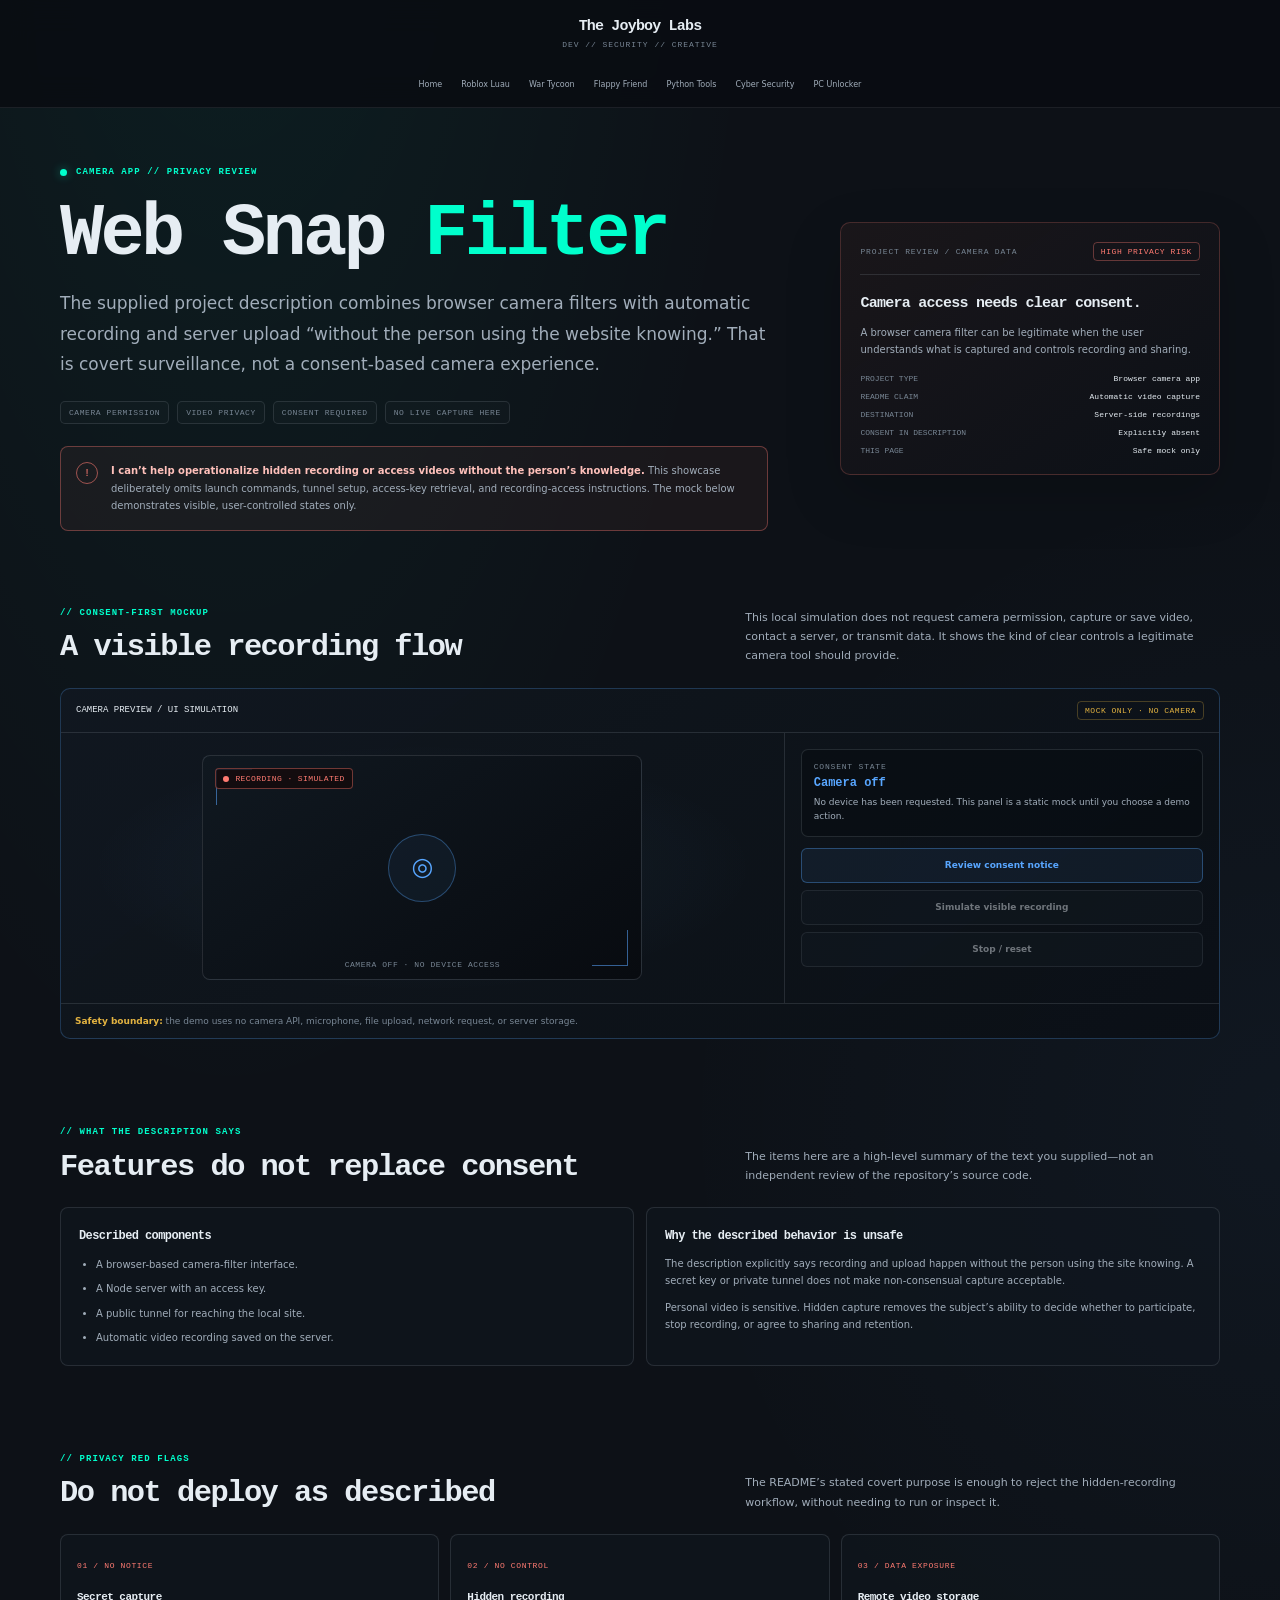
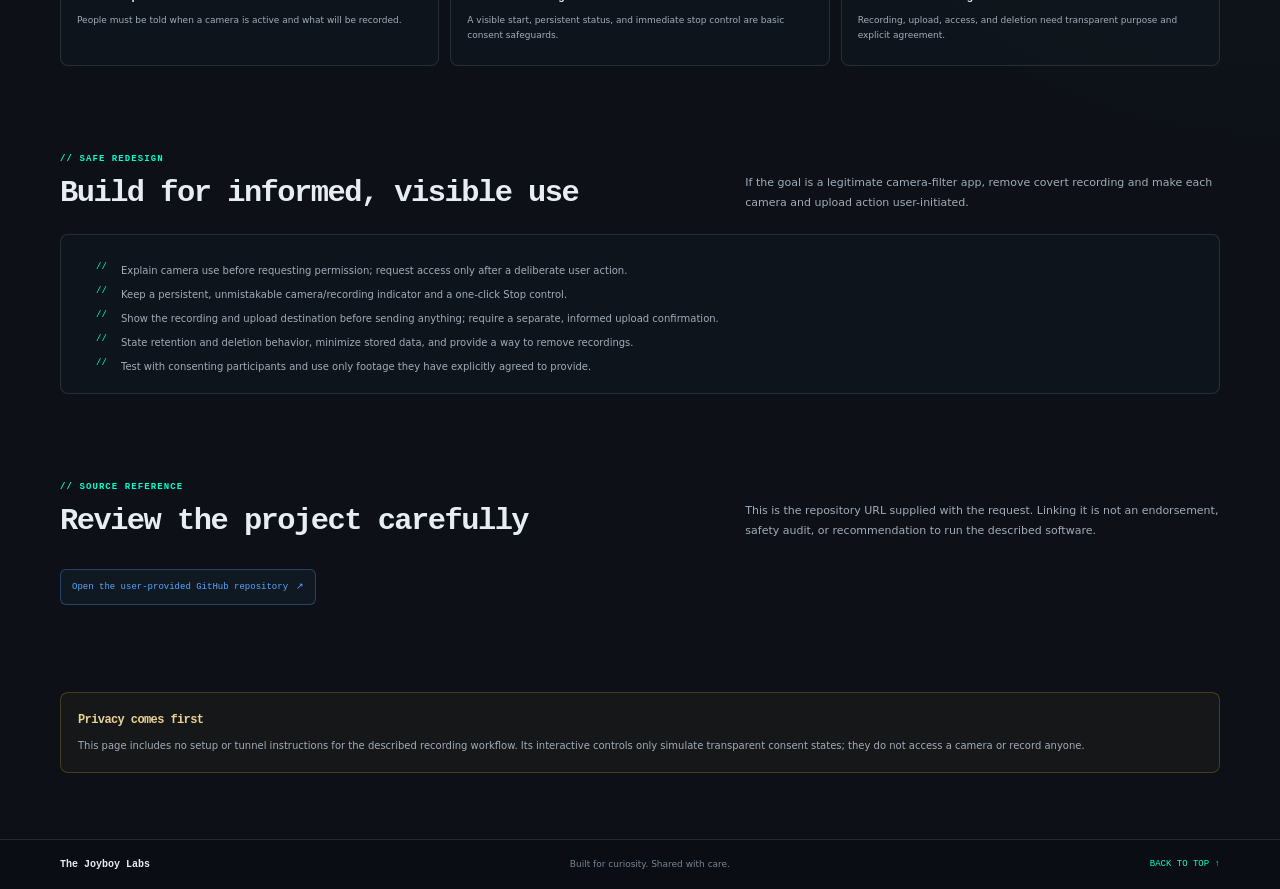
<file: web-snap-filter.html>
<!doctype html>
<html lang="en">
<head>
  <meta charset="utf-8">
  <meta name="viewport" content="width=device-width, initial-scale=1">
  <meta name="theme-color" content="#0d1117">
  <meta name="description" content="Privacy and consent review for the Web Snap Filter project description, with a safe simulated consent flow.">
  <title>Web Snap Filter — Privacy Review | The Joyboy Labs</title>
  <style>
    :root {
      color-scheme: dark;
      --bg: #0d1117;
      --bg-deep: #090d12;
      --panel: #111820;
      --text: #e6edf3;
      --muted: #a1adba;
      --subtle: #788694;
      --line: rgba(139,148,158,.2);
      --line-strong: rgba(139,148,158,.34);
      --cyan: #00ffcc;
      --blue: #58a6ff;
      --amber: #e3b341;
      --red: #ff7b72;
      --sans: Inter, ui-sans-serif, system-ui, -apple-system, BlinkMacSystemFont, "Segoe UI", sans-serif;
      --mono: "SFMono-Regular", Consolas, "Liberation Mono", monospace;
      --max: 1160px;
    }
    *, *::before, *::after { box-sizing: border-box; }
    html { scroll-behavior: smooth; scroll-padding-top: 118px; background: var(--bg); }
    body { min-width: 320px; margin: 0; color: var(--text); background: radial-gradient(ellipse at 18% -14%,rgba(0,255,204,.065),transparent 34rem),radial-gradient(ellipse at 100% 45%,rgba(88,166,255,.045),transparent 38rem),var(--bg); font: 15px/1.7 var(--sans); -webkit-font-smoothing: antialiased; text-rendering: optimizeLegibility; }
    a { color: inherit; text-decoration: none; }
    button { font: inherit; }
    :focus-visible { outline: 2px solid var(--cyan); outline-offset: 4px; }
    ::selection { color: #07120f; background: var(--cyan); }
    .wrap { width: min(var(--max),calc(100% - 44px)); margin-inline: auto; }
    .skip-link { position: fixed; z-index: 100; top: 10px; left: 12px; padding: 9px 13px; transform: translateY(-150%); border-radius: 7px; color: #06120f; background: var(--cyan); font-weight: 700; }
    .skip-link:focus { transform: translateY(0); }
    .site-header { position: sticky; z-index: 20; top: 0; border-bottom: 1px solid rgba(139,148,158,.14); background: rgba(9,13,18,.9); backdrop-filter: blur(16px); -webkit-backdrop-filter: blur(16px); }
    .header-inner { display: grid; width: min(var(--max),calc(100% - 44px)); grid-template-rows: 58px 44px; justify-items: center; margin-inline: auto; padding-top: 5px; }
    .brand { display: grid; grid-row: 1; justify-items: center; align-content: center; line-height: 1.15; }
    .brand-name { color: var(--text); font: 700 15px/1.2 var(--mono); letter-spacing: -.055em; animation: reveal 700ms ease-out both; }
    .brand-tag { margin-top: 4px; color: var(--subtle); font: 8px/1.2 var(--mono); letter-spacing: .12em; }
    @keyframes reveal { from { opacity: 0; transform: translateY(5px); } to { opacity: 1; transform: translateY(0); } }
    .primary-nav { display: flex; grid-row: 2; align-items: center; justify-self: center; gap: 3px; }
    .primary-nav a { position: relative; padding: 8px 8px; border-radius: 6px; color: var(--muted); font-size: 8px; transition: color 150ms ease,background 150ms ease; }
    .primary-nav a:hover, .primary-nav a[aria-current="page"] { color: var(--text); background: rgba(255,255,255,.045); }
    .primary-nav a[aria-current="page"]::after { position: absolute; right: 9px; bottom: 3px; left: 9px; height: 1px; background: var(--cyan); content: ""; }
    main { min-height: 70vh; }
    .hero { display: grid; grid-template-columns: minmax(0,1.4fr) minmax(260px,.75fr); align-items: center; gap: clamp(28px,6vw,72px); padding-block: 58px 39px; }
    .eyebrow, .section-label { margin: 0; color: var(--cyan); font: 600 9px/1.5 var(--mono); letter-spacing: .12em; }
    .eyebrow { display: flex; align-items: center; gap: 9px; }
    .status-dot { width: 7px; height: 7px; flex: 0 0 7px; border-radius: 50%; background: var(--cyan); box-shadow: 0 0 10px rgba(0,255,204,.42); }
    h1, h2, h3 { font-family: var(--mono); font-weight: 560; letter-spacing: -.05em; }
    h1 { margin: 17px 0 15px; font-size: clamp(2.5rem,6vw,4.6rem); line-height: 1.04; }
    .accent { color: var(--cyan); }
    .hero-lead { max-width: 720px; margin: 0; color: var(--muted); font-size: clamp(14px,1.6vw,17px); line-height: 1.8; }
    .badge-row { display: flex; flex-wrap: wrap; gap: 8px; margin-top: 21px; }
    .badge { padding: 5px 8px; border: 1px solid var(--line); border-radius: 5px; color: var(--subtle); background: rgba(255,255,255,.015); font: 8px/1.4 var(--mono); letter-spacing: .07em; }
    .risk-banner { display: grid; grid-template-columns: 24px 1fr; gap: 11px; margin-top: 22px; padding: 15px; border: 1px solid rgba(255,123,114,.36); border-radius: 8px; background: rgba(255,123,114,.055); }
    .risk-mark { display: grid; width: 22px; height: 22px; place-items: center; border: 1px solid rgba(255,123,114,.58); border-radius: 50%; color: var(--red); font: 11px var(--mono); }
    .risk-banner p { margin: 0; color: var(--muted); font-size: 10px; line-height: 1.75; }
    .risk-banner strong { color: #ffc1bb; }
    .hero-card { padding: 19px; border: 1px solid rgba(255,123,114,.22); border-radius: 10px; background: linear-gradient(145deg,rgba(27,23,27,.92),rgba(12,17,23,.9)); box-shadow: 0 20px 55px rgba(0,0,0,.17); }
    .hero-card-head { display: flex; align-items: center; justify-content: space-between; gap: 12px; padding-bottom: 13px; border-bottom: 1px solid var(--line); }
    .hero-card-head span:first-child { color: var(--subtle); font: 8px var(--mono); letter-spacing: .1em; }
    .review-pill { padding: 4px 7px; border: 1px solid rgba(255,123,114,.35); border-radius: 4px; color: var(--red); font: 8px var(--mono); letter-spacing: .07em; }
    .hero-card h2 { margin: 16px 0 7px; font-size: 15px; }
    .hero-card p { margin: 0; color: var(--muted); font-size: 10px; line-height: 1.7; }
    .hero-specs { display: grid; gap: 9px; margin: 16px 0 0; padding: 0; list-style: none; }
    .hero-specs li { display: flex; justify-content: space-between; gap: 11px; color: var(--subtle); font: 8px var(--mono); }
    .hero-specs strong { color: var(--text); font-weight: 500; text-align: right; }
    .section { padding-block: 37px 50px; }
    .section-head { display: grid; grid-template-columns: minmax(0,1fr) minmax(220px,.72fr); align-items: end; gap: 26px; margin-bottom: 20px; }
    .section-head h2 { margin: 8px 0 0; font-size: clamp(1.4rem,2.8vw,1.9rem); line-height: 1.3; }
    .section-intro { max-width: 500px; margin: 0 0 2px; color: var(--muted); font-size: 11px; line-height: 1.75; }
    .mock-shell { overflow: hidden; border: 1px solid rgba(88,166,255,.25); border-radius: 10px; background: linear-gradient(145deg,rgba(17,24,32,.96),rgba(11,16,22,.97)); }
    .mock-top { display: flex; align-items: center; justify-content: space-between; gap: 12px; padding: 12px 15px; border-bottom: 1px solid var(--line); }
    .mock-title { color: var(--text); font: 9px var(--mono); }
    .mock-only { padding: 4px 7px; border: 1px solid rgba(227,179,65,.28); border-radius: 4px; color: var(--amber); font: 8px var(--mono); letter-spacing: .06em; }
    .mock-grid { display: grid; grid-template-columns: minmax(0,1.25fr) minmax(240px,.75fr); }
    .mock-view { display: grid; min-height: 270px; place-items: center; padding: 18px; border-right: 1px solid var(--line); background: radial-gradient(ellipse at 50% 50%,rgba(88,166,255,.07),transparent 65%); }
    .camera-frame { position: relative; display: grid; width: min(100%,440px); min-height: 225px; place-items: center; overflow: hidden; border: 1px solid rgba(139,148,158,.23); border-radius: 8px; background: linear-gradient(145deg,#101820,#080b10); }
    .camera-frame::before, .camera-frame::after { position: absolute; width: 36px; height: 36px; border-color: rgba(88,166,255,.55); border-style: solid; content: ""; }
    .camera-frame::before { top: 13px; left: 13px; border-width: 1px 0 0 1px; }
    .camera-frame::after { right: 13px; bottom: 13px; border-width: 0 1px 1px 0; }
    .lens-mark { display: grid; width: 68px; height: 68px; place-items: center; border: 1px solid rgba(88,166,255,.35); border-radius: 50%; color: var(--blue); background: rgba(88,166,255,.06); font-size: 25px; }
    .camera-caption { position: absolute; right: 12px; bottom: 10px; left: 12px; color: var(--subtle); text-align: center; font: 8px var(--mono); letter-spacing: .07em; }
    .visible-recording { position: absolute; top: 12px; left: 12px; display: inline-flex; align-items: center; gap: 6px; padding: 5px 7px; border: 1px solid rgba(255,123,114,.4); border-radius: 4px; color: var(--red); background: rgba(20,10,12,.8); font: 8px var(--mono); letter-spacing: .05em; }
    .record-dot { width: 6px; height: 6px; border-radius: 50%; background: var(--red); }
    .mock-controls { display: flex; flex-direction: column; gap: 11px; padding: 16px; }
    .mock-state { padding: 12px; border: 1px solid var(--line); border-radius: 7px; background: rgba(8,13,18,.6); }
    .mock-state-label { display: block; color: var(--subtle); font: 8px var(--mono); letter-spacing: .1em; }
    .mock-state strong { display: block; margin-top: 5px; color: var(--blue); font: 600 12px var(--mono); }
    .mock-state p { margin: 5px 0 0; color: var(--muted); font-size: 9px; line-height: 1.65; }
    .mock-buttons { display: grid; gap: 7px; }
    .mock-button { display: inline-flex; min-height: 35px; align-items: center; justify-content: center; padding: 0 10px; border: 1px solid var(--line-strong); border-radius: 6px; color: var(--text); background: #121a22; font-size: 9px; font-weight: 650; cursor: pointer; transition: border-color 140ms ease,color 140ms ease,background 140ms ease; }
    .mock-button:hover:not(:disabled) { border-color: var(--cyan); color: var(--cyan); background: rgba(0,255,204,.045); }
    .mock-button.primary { border-color: rgba(88,166,255,.35); color: var(--blue); background: rgba(88,166,255,.07); }
    .mock-button.primary:hover:not(:disabled) { background: rgba(88,166,255,.12); }
    .mock-button.stop:hover:not(:disabled) { border-color: var(--red); color: var(--red); background: rgba(255,123,114,.05); }
    .mock-button:disabled { opacity: .45; cursor: not-allowed; }
    .mock-foot { padding: 10px 14px; border-top: 1px solid var(--line); color: var(--subtle); font-size: 9px; line-height: 1.65; }
    .mock-foot strong { color: var(--amber); }
    .two-col { display: grid; grid-template-columns: repeat(2,minmax(0,1fr)); gap: 12px; }
    .content-card { padding: 18px; border: 1px solid var(--line); border-radius: 8px; background: rgba(17,24,32,.58); }
    .content-card h3 { margin: 0 0 8px; font-size: 12px; }
    .content-card p, .content-card li { color: var(--muted); font-size: 10px; line-height: 1.75; }
    .content-card p { margin: 0 0 9px; }
    .content-card p:last-child { margin-bottom: 0; }
    .content-card ul { display: grid; gap: 7px; margin: 9px 0 0; padding-left: 17px; }
    .content-card strong { color: var(--text); }
    .risk-grid { display: grid; grid-template-columns: repeat(3,minmax(0,1fr)); gap: 11px; }
    .risk-card { min-height: 132px; padding: 16px; border: 1px solid var(--line); border-radius: 8px; background: rgba(17,24,32,.55); }
    .risk-card span { color: var(--red); font: 8px var(--mono); letter-spacing: .08em; }
    .risk-card h3 { margin: 12px 0 6px; font-size: 11px; }
    .risk-card p { margin: 0; color: var(--muted); font-size: 9px; line-height: 1.7; }
    .check-list { display: grid; gap: 9px; margin: 0; padding: 0; list-style: none; }
    .check-list li { display: grid; grid-template-columns: 17px 1fr; gap: 8px; color: var(--muted); font-size: 10px; line-height: 1.7; }
    .check-list li::before { color: var(--cyan); content: "//"; font: 9px var(--mono); }
    .source-link { display: inline-flex; min-height: 36px; align-items: center; gap: 8px; margin-top: 7px; padding: 0 11px; border: 1px solid rgba(88,166,255,.3); border-radius: 6px; color: var(--blue); background: rgba(88,166,255,.05); font: 9px var(--mono); }
    .source-link:hover { border-color: var(--blue); }
    .closing-note { padding: 17px; border: 1px solid rgba(227,179,65,.24); border-radius: 8px; background: rgba(227,179,65,.04); }
    .closing-note h2 { margin: 0 0 7px; color: #ead392; font-size: 12px; }
    .closing-note p { margin: 0; color: var(--muted); font-size: 10px; line-height: 1.75; }
    .site-footer { margin-top: 16px; border-top: 1px solid var(--line); background: rgba(8,12,17,.56); }
    .footer-inner { display: flex; flex-wrap: wrap; align-items: center; justify-content: space-between; gap: 10px 18px; padding-block: 17px; }
    .footer-brand { color: var(--text); font: 600 10px var(--mono); }
    .footer-inner p { margin: 0; color: var(--subtle); font-size: 9px; }
    .back-top { color: var(--cyan); font: 9px var(--mono); }
    @media (max-width: 900px) {
      .hero { grid-template-columns: 1fr; gap: 22px; padding-top: 43px; }
      .hero-card { max-width: 640px; }
      .mock-grid { grid-template-columns: 1fr; }
      .mock-view { border-right: 0; border-bottom: 1px solid var(--line); }
      .mock-controls { display: grid; grid-template-columns: minmax(0,.85fr) minmax(210px,1fr); align-items: start; }
      .mock-buttons { grid-column: 2; grid-row: 1; }
    }
    @media (max-width: 650px) {
      .wrap, .header-inner { width: min(100% - 32px,var(--max)); }
      .header-inner { min-height: 68px; grid-template-rows: auto auto; gap: 7px; padding-block: 8px 9px; }
      .brand-tag { display: none; }
      .primary-nav { width: 100%; flex-wrap: wrap; justify-content: center; gap: 1px; }
      .primary-nav a { padding: 7px 5px; font-size: 7px; }
      .hero { padding-block: 35px 23px; }
      .section { padding-block: 30px 39px; }
      .section-head { grid-template-columns: 1fr; gap: 8px; }
      .two-col, .risk-grid { grid-template-columns: 1fr; }
      .mock-controls { display: flex; }
      .mock-top { align-items: flex-start; flex-direction: column; }
      .camera-frame { min-height: 205px; }
      .footer-inner { align-items: flex-start; flex-direction: column; }
    }
    @media (prefers-reduced-motion: reduce) {
      html { scroll-behavior: auto; }
      *, *::before, *::after { animation-duration: .01ms !important; animation-iteration-count: 1 !important; scroll-behavior: auto !important; transition-duration: .01ms !important; }
    }
  </style>
</head>
<body>
  <a class="skip-link" href="#main">Skip to content</a>
  <header class="site-header">
    <div class="header-inner">
      <a class="brand" href="index.html" aria-label="The Joyboy Labs home"><span class="brand-name">The Joyboy Labs</span><span class="brand-tag">DEV // SECURITY // CREATIVE</span></a>
      <nav class="primary-nav" aria-label="Primary navigation">
        <a href="index.html">Home</a>
        <a href="roblox.html">Roblox Luau</a>
        <a href="war-tycoon.html">War Tycoon</a>
        <a href="flappy-friend.html">Flappy Friend</a>
        <a href="python.html">Python Tools</a>
        <a href="cyber.html">Cyber Security</a>
        <a href="pc-unlocker.html">PC Unlocker</a>
      </nav>
    </div>
  </header>

  <main id="main">
    <section class="hero wrap" aria-labelledby="page-title">
      <div>
        <p class="eyebrow"><span class="status-dot"></span> CAMERA APP // PRIVACY REVIEW</p>
        <h1 id="page-title">Web Snap <span class="accent">Filter</span></h1>
        <p class="hero-lead">The supplied project description combines browser camera filters with automatic recording and server upload “without the person using the website knowing.” That is covert surveillance, not a consent-based camera experience.</p>
        <div class="badge-row" aria-label="Review topics"><span class="badge">CAMERA PERMISSION</span><span class="badge">VIDEO PRIVACY</span><span class="badge">CONSENT REQUIRED</span><span class="badge">NO LIVE CAPTURE HERE</span></div>
        <div class="risk-banner" role="note"><span class="risk-mark" aria-hidden="true">!</span><p><strong>I can’t help operationalize hidden recording or access videos without the person’s knowledge.</strong> This showcase deliberately omits launch commands, tunnel setup, access-key retrieval, and recording-access instructions. The mock below demonstrates visible, user-controlled states only.</p></div>
      </div>
      <aside class="hero-card" aria-label="Project privacy summary">
        <div class="hero-card-head"><span>PROJECT REVIEW / CAMERA DATA</span><span class="review-pill">HIGH PRIVACY RISK</span></div>
        <h2>Camera access needs clear consent.</h2>
        <p>A browser camera filter can be legitimate when the user understands what is captured and controls recording and sharing.</p>
        <ul class="hero-specs"><li><span>PROJECT TYPE</span><strong>Browser camera app</strong></li><li><span>README CLAIM</span><strong>Automatic video capture</strong></li><li><span>DESTINATION</span><strong>Server-side recordings</strong></li><li><span>CONSENT IN DESCRIPTION</span><strong>Explicitly absent</strong></li><li><span>THIS PAGE</span><strong>Safe mock only</strong></li></ul>
      </aside>
    </section>

    <section class="section wrap" id="demo" aria-labelledby="demo-title">
      <div class="section-head"><div><p class="section-label">// CONSENT-FIRST MOCKUP</p><h2 id="demo-title">A visible recording flow</h2></div><p class="section-intro">This local simulation does not request camera permission, capture or save video, contact a server, or transmit data. It shows the kind of clear controls a legitimate camera tool should provide.</p></div>
      <div class="mock-shell">
        <div class="mock-top"><span class="mock-title">CAMERA PREVIEW / UI SIMULATION</span><span class="mock-only">MOCK ONLY · NO CAMERA</span></div>
        <div class="mock-grid">
          <div class="mock-view"><div class="camera-frame" role="img" aria-label="Illustration of an inactive camera preview; no camera is accessed"><span class="lens-mark" aria-hidden="true">◎</span><span class="camera-caption" id="cameraCaption">CAMERA OFF · NO DEVICE ACCESS</span><span class="visible-recording" id="recordIndicator" hidden><i class="record-dot"></i> RECORDING · SIMULATED</span></div></div>
          <div class="mock-controls">
            <div class="mock-state" aria-live="polite"><span class="mock-state-label">CONSENT STATE</span><strong id="mockStateTitle">Camera off</strong><p id="mockStateText">No device has been requested. This panel is a static mock until you choose a demo action.</p></div>
            <div class="mock-buttons"><button class="mock-button primary" id="consentButton" type="button">Review consent notice</button><button class="mock-button" id="recordButton" type="button" disabled>Simulate visible recording</button><button class="mock-button stop" id="stopButton" type="button" disabled>Stop / reset</button></div>
          </div>
        </div>
        <div class="mock-foot"><strong>Safety boundary:</strong> the demo uses no camera API, microphone, file upload, network request, or server storage.</div>
      </div>
    </section>

    <section class="section wrap" aria-labelledby="readme-title">
      <div class="section-head"><div><p class="section-label">// WHAT THE DESCRIPTION SAYS</p><h2 id="readme-title">Features do not replace consent</h2></div><p class="section-intro">The items here are a high-level summary of the text you supplied—not an independent review of the repository’s source code.</p></div>
      <div class="two-col">
        <article class="content-card"><h3>Described components</h3><ul><li>A browser-based camera-filter interface.</li><li>A Node server with an access key.</li><li>A public tunnel for reaching the local site.</li><li>Automatic video recording saved on the server.</li></ul></article>
        <article class="content-card"><h3>Why the described behavior is unsafe</h3><p>The description explicitly says recording and upload happen without the person using the site knowing. A secret key or private tunnel does not make non-consensual capture acceptable.</p><p>Personal video is sensitive. Hidden capture removes the subject’s ability to decide whether to participate, stop recording, or agree to sharing and retention.</p></article>
      </div>
    </section>

    <section class="section wrap" aria-labelledby="risk-title">
      <div class="section-head"><div><p class="section-label">// PRIVACY RED FLAGS</p><h2 id="risk-title">Do not deploy as described</h2></div><p class="section-intro">The README’s stated covert purpose is enough to reject the hidden-recording workflow, without needing to run or inspect it.</p></div>
      <div class="risk-grid">
        <article class="risk-card"><span>01 / NO NOTICE</span><h3>Secret capture</h3><p>People must be told when a camera is active and what will be recorded.</p></article>
        <article class="risk-card"><span>02 / NO CONTROL</span><h3>Hidden recording</h3><p>A visible start, persistent status, and immediate stop control are basic consent safeguards.</p></article>
        <article class="risk-card"><span>03 / DATA EXPOSURE</span><h3>Remote video storage</h3><p>Recording, upload, access, and deletion need transparent purpose and explicit agreement.</p></article>
      </div>
    </section>

    <section class="section wrap" aria-labelledby="safe-title">
      <div class="section-head"><div><p class="section-label">// SAFE REDESIGN</p><h2 id="safe-title">Build for informed, visible use</h2></div><p class="section-intro">If the goal is a legitimate camera-filter app, remove covert recording and make each camera and upload action user-initiated.</p></div>
      <article class="content-card">
        <ul class="check-list">
          <li>Explain camera use before requesting permission; request access only after a deliberate user action.</li>
          <li>Keep a persistent, unmistakable camera/recording indicator and a one-click Stop control.</li>
          <li>Show the recording and upload destination before sending anything; require a separate, informed upload confirmation.</li>
          <li>State retention and deletion behavior, minimize stored data, and provide a way to remove recordings.</li>
          <li>Test with consenting participants and use only footage they have explicitly agreed to provide.</li>
        </ul>
      </article>
    </section>

    <section class="section wrap" aria-labelledby="source-title">
      <div class="section-head"><div><p class="section-label">// SOURCE REFERENCE</p><h2 id="source-title">Review the project carefully</h2></div><p class="section-intro">This is the repository URL supplied with the request. Linking it is not an endorsement, safety audit, or recommendation to run the described software.</p></div>
      <a class="source-link" href="https://github.com/ujjal-saha/web-snap-filter" target="_blank" rel="noopener noreferrer">Open the user-provided GitHub repository <span aria-hidden="true">↗</span></a>
    </section>

    <section class="section wrap" aria-labelledby="note-title"><div class="closing-note"><h2 id="note-title">Privacy comes first</h2><p>This page includes no setup or tunnel instructions for the described recording workflow. Its interactive controls only simulate transparent consent states; they do not access a camera or record anyone.</p></div></section>
  </main>

  <footer class="site-footer"><div class="footer-inner wrap"><a class="footer-brand" href="index.html">The Joyboy Labs</a><p>Built for curiosity. Shared with care.</p><a class="back-top" href="#main">BACK TO TOP ↑</a></div></footer>

  <script>
    (() => {
      const consentButton = document.getElementById("consentButton");
      const recordButton = document.getElementById("recordButton");
      const stopButton = document.getElementById("stopButton");
      const title = document.getElementById("mockStateTitle");
      const text = document.getElementById("mockStateText");
      const caption = document.getElementById("cameraCaption");
      const indicator = document.getElementById("recordIndicator");
      let acknowledged = false;

      consentButton.addEventListener("click", () => {
        acknowledged = true;
        title.textContent = "Notice reviewed · mock";
        text.textContent = "In a real consent-first app, camera purpose, storage, sharing, and deletion would be explained before requesting access. No camera was requested here.";
        caption.textContent = "CONSENT NOTICE REVIEWED · STILL NO CAMERA";
        recordButton.disabled = false;
        stopButton.disabled = false;
      });

      recordButton.addEventListener("click", () => {
        if (!acknowledged) return;
        title.textContent = "Visible recording · simulated";
        text.textContent = "This is only a UI state. No media is captured, encoded, saved, or transmitted.";
        caption.textContent = "SIMULATED RECORDING · NO DEVICE ACCESS";
        indicator.hidden = false;
        recordButton.disabled = true;
      });

      stopButton.addEventListener("click", () => {
        acknowledged = false;
        title.textContent = "Camera off";
        text.textContent = "No device has been requested. This panel is a static mock until you choose a demo action.";
        caption.textContent = "CAMERA OFF · NO DEVICE ACCESS";
        indicator.hidden = true;
        recordButton.disabled = true;
        stopButton.disabled = true;
      });
    })();
  </script>
</body>
</html>
</file>
